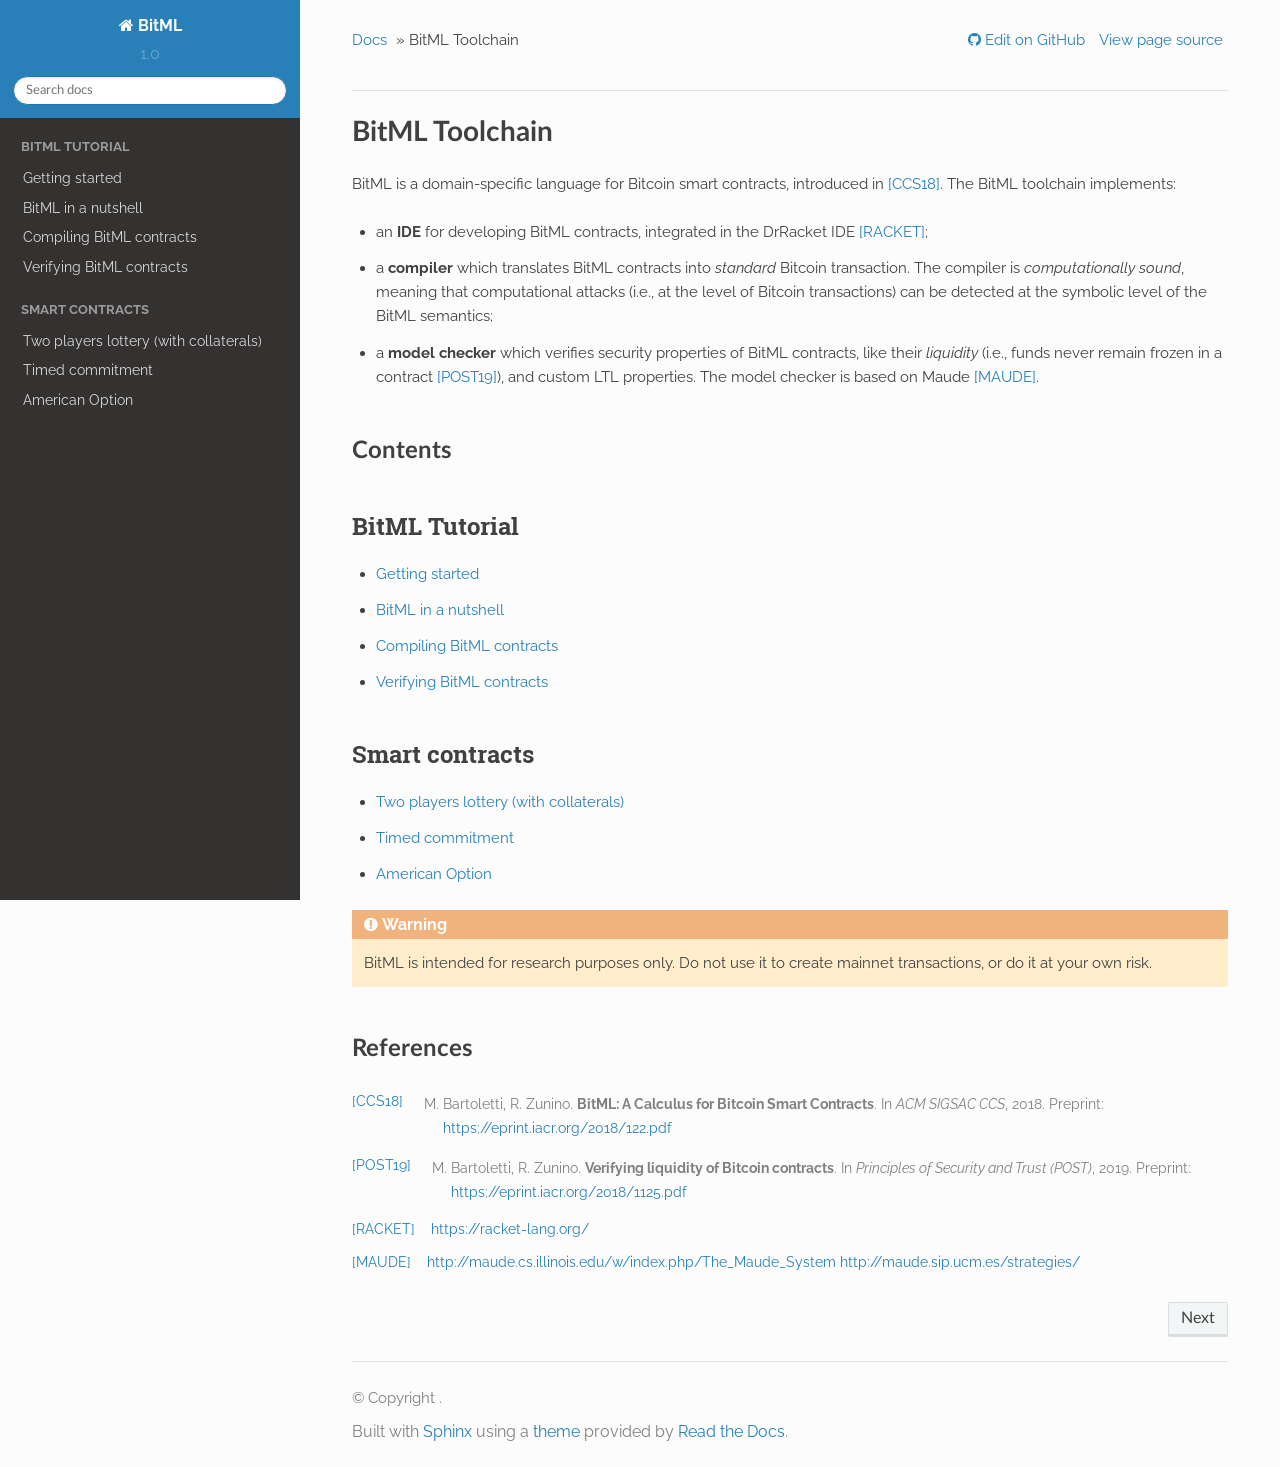
<file: docs/index.html>
<!DOCTYPE html>
<!--[if IE 8]><html class="no-js lt-ie9" lang="en" > <![endif]-->
<!--[if gt IE 8]><!--> <html class="no-js" lang="en" > <!--<![endif]-->
<head>
  <meta charset="utf-8">
  
  <meta name="viewport" content="width=device-width, initial-scale=1.0">
  
  <title>BitML Toolchain &mdash; BitML 2019-06-07_051313 documentation</title>
  

  
  
  
  

  

  
  
    

  

  <link rel="stylesheet" href="_static/css/custom.css" type="text/css" />
  <link rel="stylesheet" href="_static/pygments.css" type="text/css" />
    <link rel="next" title="Getting started" href="installation.html" />
     
    <link href="https://fonts.googleapis.com/css?family=Raleway:400,500|Roboto" rel="stylesheet">
    <link href="https://fonts.googleapis.com/css?family=Inconsolata" rel="stylesheet">


  
  <script src="_static/js/modernizr.min.js"></script>

</head>

<body class="wy-body-for-nav">

   
  <div class="wy-grid-for-nav">

    
    <nav data-toggle="wy-nav-shift" class="wy-nav-side">
      <div class="wy-side-scroll">
        <div class="wy-side-nav-search">
          

          
            <a href="#" class="icon icon-home"> BitML
          

          
          </a>

          
            
            
              <div class="version">
                1.0
              </div>
            
          

          
<div role="search">
  <form id="rtd-search-form" class="wy-form" action="search.html" method="get">
    <input type="text" name="q" placeholder="Search docs" />
    <input type="hidden" name="check_keywords" value="yes" />
    <input type="hidden" name="area" value="default" />
  </form>
</div>

          
        </div>

        <div class="wy-menu wy-menu-vertical" data-spy="affix" role="navigation" aria-label="main navigation">
          
            
            
              
            
            
              <p class="caption"><span class="caption-text">BitML Tutorial</span></p>
<ul>
<li class="toctree-l1"><a class="reference internal" href="installation.html">Getting started</a></li>
<li class="toctree-l1"><a class="reference internal" href="nutshell.html">BitML in a nutshell</a></li>
<li class="toctree-l1"><a class="reference internal" href="compiler.html">Compiling BitML contracts</a></li>
<li class="toctree-l1"><a class="reference internal" href="verification.html">Verifying BitML contracts</a></li>
</ul>
<p class="caption"><span class="caption-text">Smart contracts</span></p>
<ul>
<li class="toctree-l1"><a class="reference internal" href="2p-lottery.html">Two players lottery (with collaterals)</a></li>
<li class="toctree-l1"><a class="reference internal" href="tc.html">Timed commitment</a></li>
<li class="toctree-l1"><a class="reference internal" href="american-option.html">American Option</a></li>
</ul>

            
          
        </div>
      </div>
    </nav>

    <section data-toggle="wy-nav-shift" class="wy-nav-content-wrap">

      
      <nav class="wy-nav-top" aria-label="top navigation">
        
          <i data-toggle="wy-nav-top" class="fa fa-bars"></i>
          <a href="#">BitML</a>
        
      </nav>


      <div class="wy-nav-content">
        
        <div class="rst-content">
        
          















<div role="navigation" aria-label="breadcrumbs navigation">

  <ul class="wy-breadcrumbs">
    
      <li><a href="#">Docs</a> &raquo;</li>
        
      <li>BitML Toolchain</li>
    
    
  <li class="wy-breadcrumbs-aside">
    
      
        
          <a target="_blank" href="https://github.com/acinu/bitml-doc/blob/master/source/index.rst" class="fa fa-github"> Edit on GitHub</a>
        
      
      
        <a target="_blank" href="_sources/index.txt" rel="nofollow"> View page source</a>
      
    
  </li>

  </ul>

  
  <hr/>
</div>
          <div role="main" class="document" itemscope="itemscope" itemtype="http://schema.org/Article">
           <div itemprop="articleBody">
            
  <div class="section" id="bitml-toolchain">
<h1>BitML Toolchain<a class="headerlink" href="#bitml-toolchain" title="Permalink to this headline">¶</a></h1>
<p>BitML is a domain-specific language for Bitcoin smart contracts, introduced in <a class="reference internal" href="#ccs18" id="id1">[CCS18]</a>.
The BitML toolchain implements:</p>
<ul class="simple">
<li>an <strong>IDE</strong> for developing BitML contracts, integrated in the DrRacket IDE <a class="reference internal" href="#racket" id="id2">[RACKET]</a>;</li>
<li>a <strong>compiler</strong> which translates BitML contracts into <em>standard</em> Bitcoin transaction. The compiler is <em>computationally sound</em>, meaning that computational attacks (i.e., at the level of Bitcoin transactions) can be detected at the symbolic level of the BitML semantics;</li>
<li>a <strong>model checker</strong> which verifies security properties of BitML contracts, like their <em>liquidity</em> (i.e., funds never remain frozen in a contract <a class="reference internal" href="#post19" id="id3">[POST19]</a>), and custom LTL properties. The model checker is based on Maude <a class="reference internal" href="#maude" id="id4">[MAUDE]</a>.</li>
</ul>
<div class="section" id="contents">
<h2>Contents<a class="headerlink" href="#contents" title="Permalink to this headline">¶</a></h2>
<div class="toctree-wrapper compound" id="bitml-tutorial">
<p class="caption"><span class="caption-text">BitML Tutorial</span><a class="headerlink" href="#bitml-tutorial" title="Permalink to this toctree">¶</a></p>
<ul>
<li class="toctree-l1"><a class="reference internal" href="installation.html">Getting started</a></li>
<li class="toctree-l1"><a class="reference internal" href="nutshell.html">BitML in a nutshell</a></li>
<li class="toctree-l1"><a class="reference internal" href="compiler.html">Compiling BitML contracts</a></li>
<li class="toctree-l1"><a class="reference internal" href="verification.html">Verifying BitML contracts</a></li>
</ul>
</div>
<div class="toctree-wrapper compound" id="smart-contracts">
<p class="caption"><span class="caption-text">Smart contracts</span><a class="headerlink" href="#smart-contracts" title="Permalink to this toctree">¶</a></p>
<ul>
<li class="toctree-l1"><a class="reference internal" href="2p-lottery.html">Two players lottery (with collaterals)</a></li>
<li class="toctree-l1"><a class="reference internal" href="tc.html">Timed commitment</a></li>
<li class="toctree-l1"><a class="reference internal" href="american-option.html">American Option</a></li>
</ul>
</div>
<div class="admonition warning">
<p class="first admonition-title">Warning</p>
<p class="last">BitML is intended for research purposes only.
Do not use it to create mainnet transactions, or do it at your own risk.</p>
</div>
</div>
<div class="section" id="references">
<h2>References<a class="headerlink" href="#references" title="Permalink to this headline">¶</a></h2>
<table class="docutils citation" frame="void" id="ccs18" rules="none">
<colgroup><col class="label" /><col /></colgroup>
<tbody valign="top">
<tr><td class="label"><a class="fn-backref" href="#id1">[CCS18]</a></td><td><ol class="first last upperalpha simple" start="13">
<li>Bartoletti, R. Zunino. <strong>BitML: A Calculus for Bitcoin Smart Contracts</strong>. In <em>ACM SIGSAC CCS</em>, 2018. Preprint: <a class="reference external" href="https://eprint.iacr.org/2018/122.pdf">https://eprint.iacr.org/2018/122.pdf</a></li>
</ol>
</td></tr>
</tbody>
</table>
<table class="docutils citation" frame="void" id="post19" rules="none">
<colgroup><col class="label" /><col /></colgroup>
<tbody valign="top">
<tr><td class="label"><a class="fn-backref" href="#id3">[POST19]</a></td><td><ol class="first last upperalpha simple" start="13">
<li>Bartoletti, R. Zunino. <strong>Verifying liquidity of Bitcoin contracts</strong>. In <em>Principles of Security and Trust (POST)</em>, 2019. Preprint: <a class="reference external" href="https://eprint.iacr.org/2018/1125.pdf">https://eprint.iacr.org/2018/1125.pdf</a></li>
</ol>
</td></tr>
</tbody>
</table>
<table class="docutils citation" frame="void" id="racket" rules="none">
<colgroup><col class="label" /><col /></colgroup>
<tbody valign="top">
<tr><td class="label"><a class="fn-backref" href="#id2">[RACKET]</a></td><td><a class="reference external" href="https://racket-lang.org/">https://racket-lang.org/</a></td></tr>
</tbody>
</table>
<table class="docutils citation" frame="void" id="maude" rules="none">
<colgroup><col class="label" /><col /></colgroup>
<tbody valign="top">
<tr><td class="label"><a class="fn-backref" href="#id4">[MAUDE]</a></td><td><a class="reference external" href="http://maude.cs.illinois.edu/w/index.php/The_Maude_System">http://maude.cs.illinois.edu/w/index.php/The_Maude_System</a> <a class="reference external" href="http://maude.sip.ucm.es/strategies/">http://maude.sip.ucm.es/strategies/</a></td></tr>
</tbody>
</table>
</div>
</div>


           </div>
           
          </div>
          <footer>
  
    <div class="rst-footer-buttons" role="navigation" aria-label="footer navigation">
      
        <a href="installation.html" class="btn btn-neutral float-right" title="Getting started" accesskey="n" rel="next">Next <span class="fa fa-arrow-circle-right"></span></a>
      
      
    </div>
  

  <hr/>

  <div role="contentinfo">
    <p>
        &copy; Copyright .

    </p>
  </div>
  Built with <a href="http://sphinx-doc.org/">Sphinx</a> using a <a href="https://github.com/rtfd/sphinx_rtd_theme">theme</a> provided by <a href="https://readthedocs.org">Read the Docs</a>. 

</footer>

        </div>
      </div>

    </section>

  </div>
  


  

    <script type="text/javascript">
        var DOCUMENTATION_OPTIONS = {
            URL_ROOT:'./',
            VERSION:'2019-06-07_051313',
            LANGUAGE:'None',
            COLLAPSE_INDEX:false,
            FILE_SUFFIX:'.html',
            HAS_SOURCE:  true,
            SOURCELINK_SUFFIX: ''
        };
    </script>
      <script type="text/javascript" src="_static/jquery.js"></script>
      <script type="text/javascript" src="_static/underscore.js"></script>
      <script type="text/javascript" src="_static/doctools.js"></script>

  

  <script type="text/javascript" src="_static/js/theme.js"></script>

  <script type="text/javascript">
      jQuery(function () {
          SphinxRtdTheme.Navigation.enable(true);
      });
  </script>
     
    <script type="text/javascript" src="_static/js/codesets.js"></script>
    <script type="text/javascript" src="_static/js/codecompare.js"></script>

    <!-- Global site tag (gtag.js) - Google Analytics -->
    <script async src="https://www.googletagmanager.com/gtag/js?id=UA-101929937-2"></script>
    <script>
        window.dataLayer = window.dataLayer || [];
        function gtag(){dataLayer.push(arguments);}
        gtag('js', new Date());
        gtag('config', 'UA-101929937-2');
    </script>

    <!-- Remove empty span -->
    <script type="text/javascript">
        $('span:empty').remove()
    </script>


</body>
</html>
</file>
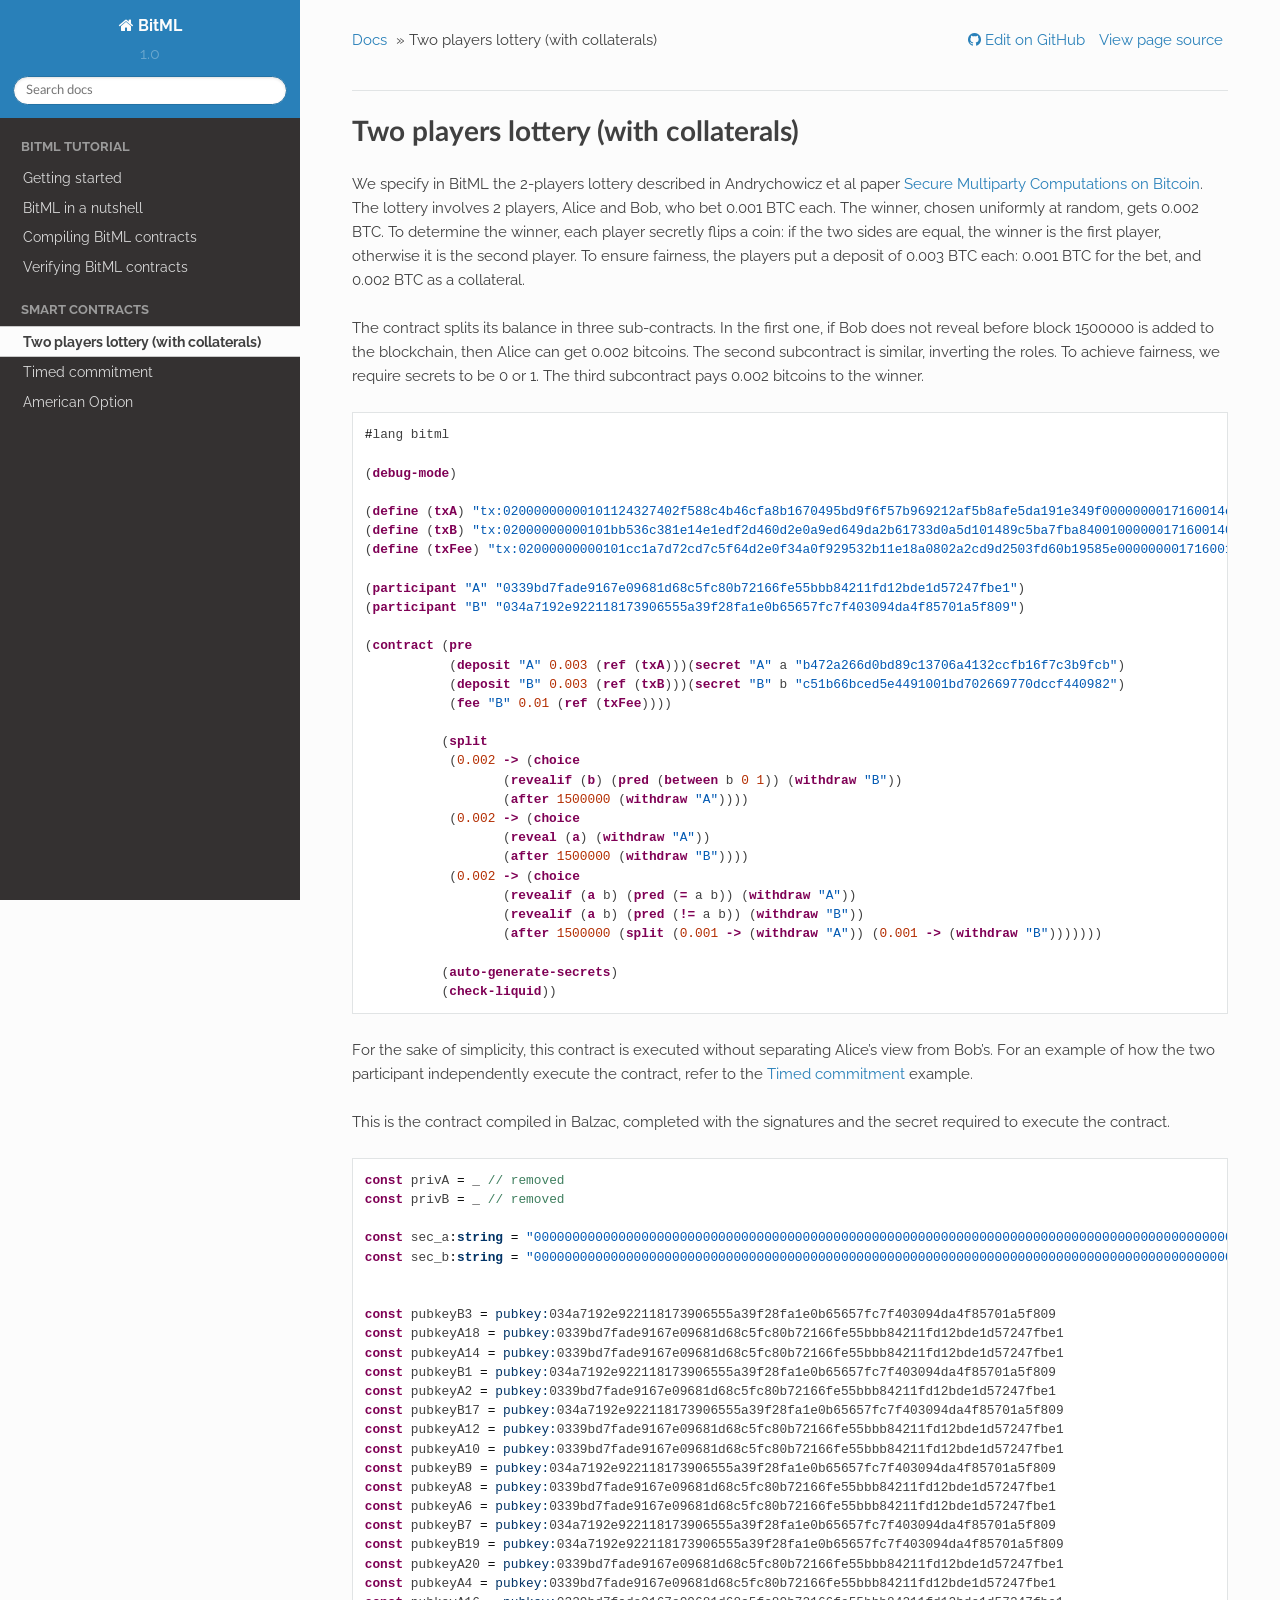
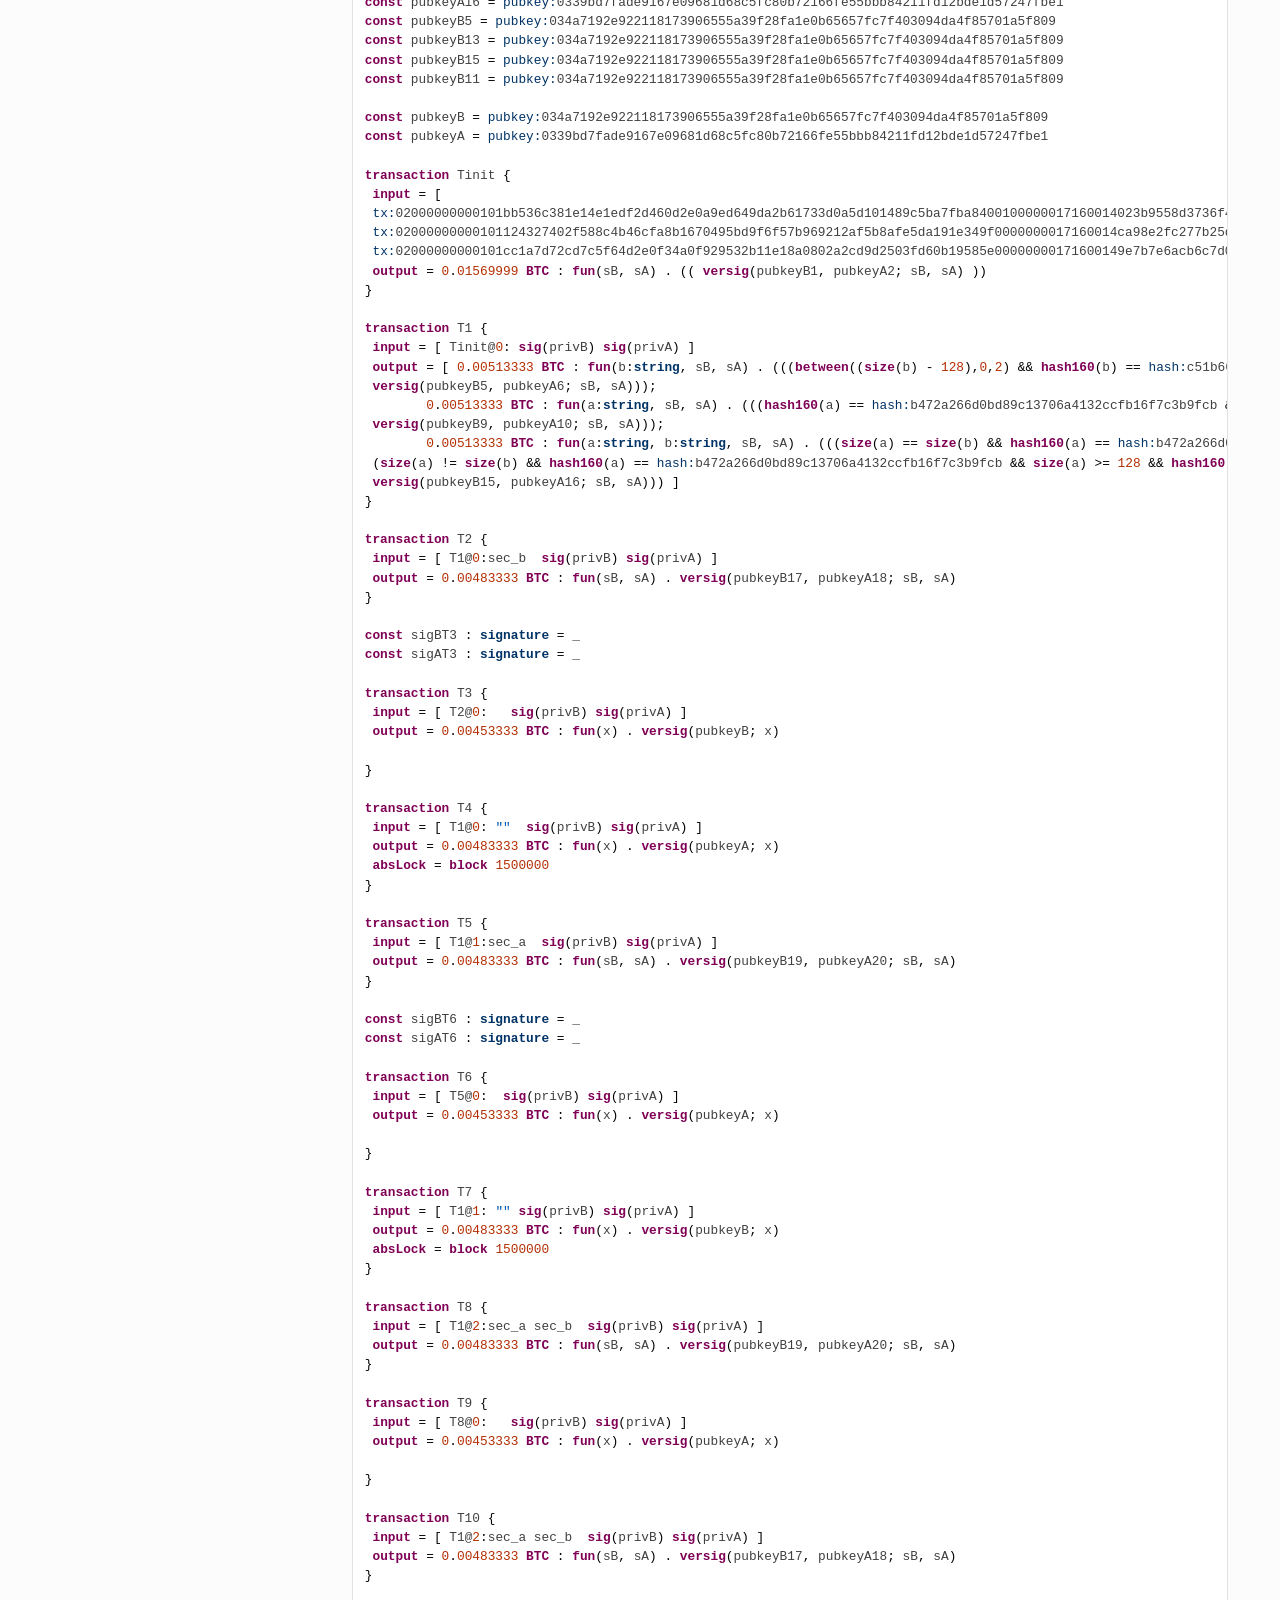
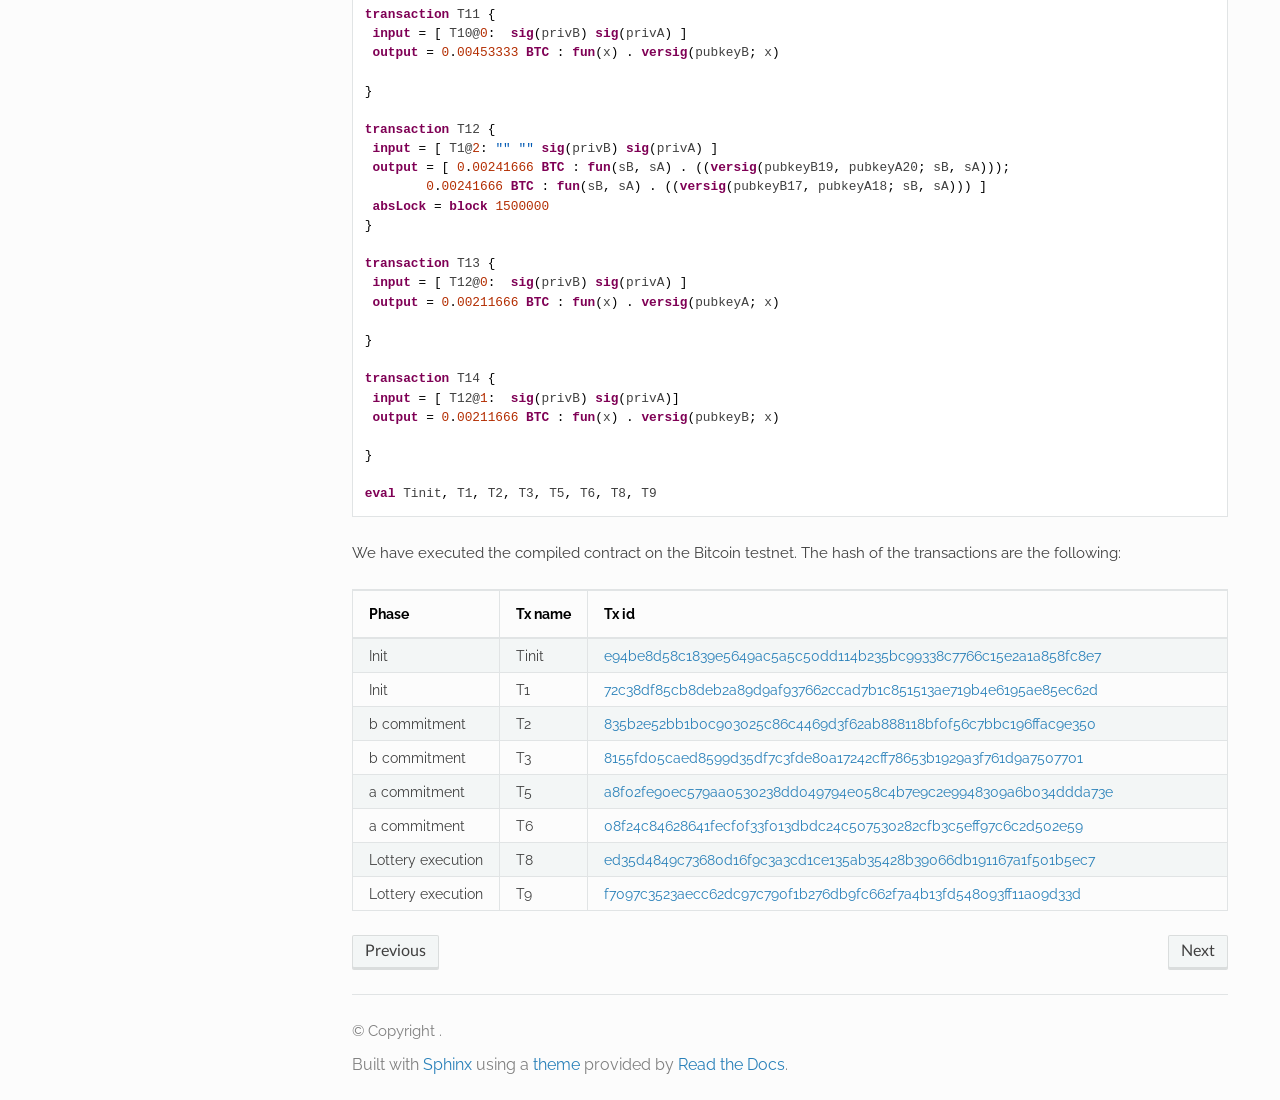
<file: docs/2p-lottery.html>
<!DOCTYPE html>
<!--[if IE 8]><html class="no-js lt-ie9" lang="en" > <![endif]-->
<!--[if gt IE 8]><!--> <html class="no-js" lang="en" > <!--<![endif]-->
<head>
  <meta charset="utf-8">
  
  <meta name="viewport" content="width=device-width, initial-scale=1.0">
  
  <title>Two players lottery (with collaterals) &mdash; BitML 2019-06-07_051313 documentation</title>
  

  
  
  
  

  

  
  
    

  

  <link rel="stylesheet" href="_static/css/custom.css" type="text/css" />
  <link rel="stylesheet" href="_static/pygments.css" type="text/css" />
    <link rel="next" title="Timed commitment" href="tc.html" />
    <link rel="prev" title="Verifying BitML contracts" href="verification.html" />
     
    <link href="https://fonts.googleapis.com/css?family=Raleway:400,500|Roboto" rel="stylesheet">
    <link href="https://fonts.googleapis.com/css?family=Inconsolata" rel="stylesheet">


  
  <script src="_static/js/modernizr.min.js"></script>

</head>

<body class="wy-body-for-nav">

   
  <div class="wy-grid-for-nav">

    
    <nav data-toggle="wy-nav-shift" class="wy-nav-side">
      <div class="wy-side-scroll">
        <div class="wy-side-nav-search">
          

          
            <a href="index.html" class="icon icon-home"> BitML
          

          
          </a>

          
            
            
              <div class="version">
                1.0
              </div>
            
          

          
<div role="search">
  <form id="rtd-search-form" class="wy-form" action="search.html" method="get">
    <input type="text" name="q" placeholder="Search docs" />
    <input type="hidden" name="check_keywords" value="yes" />
    <input type="hidden" name="area" value="default" />
  </form>
</div>

          
        </div>

        <div class="wy-menu wy-menu-vertical" data-spy="affix" role="navigation" aria-label="main navigation">
          
            
            
              
            
            
              <p class="caption"><span class="caption-text">BitML Tutorial</span></p>
<ul>
<li class="toctree-l1"><a class="reference internal" href="installation.html">Getting started</a></li>
<li class="toctree-l1"><a class="reference internal" href="nutshell.html">BitML in a nutshell</a></li>
<li class="toctree-l1"><a class="reference internal" href="compiler.html">Compiling BitML contracts</a></li>
<li class="toctree-l1"><a class="reference internal" href="verification.html">Verifying BitML contracts</a></li>
</ul>
<p class="caption"><span class="caption-text">Smart contracts</span></p>
<ul class="current">
<li class="toctree-l1 current"><a class="current reference internal" href="#">Two players lottery (with collaterals)</a></li>
<li class="toctree-l1"><a class="reference internal" href="tc.html">Timed commitment</a></li>
<li class="toctree-l1"><a class="reference internal" href="american-option.html">American Option</a></li>
</ul>

            
          
        </div>
      </div>
    </nav>

    <section data-toggle="wy-nav-shift" class="wy-nav-content-wrap">

      
      <nav class="wy-nav-top" aria-label="top navigation">
        
          <i data-toggle="wy-nav-top" class="fa fa-bars"></i>
          <a href="index.html">BitML</a>
        
      </nav>


      <div class="wy-nav-content">
        
        <div class="rst-content">
        
          















<div role="navigation" aria-label="breadcrumbs navigation">

  <ul class="wy-breadcrumbs">
    
      <li><a href="index.html">Docs</a> &raquo;</li>
        
      <li>Two players lottery (with collaterals)</li>
    
    
  <li class="wy-breadcrumbs-aside">
    
      
        
          <a target="_blank" href="https://github.com/acinu/bitml-doc/blob/master/source/2p-lottery.rst" class="fa fa-github"> Edit on GitHub</a>
        
      
      
        <a target="_blank" href="_sources/2p-lottery.txt" rel="nofollow"> View page source</a>
      
    
  </li>

  </ul>

  
  <hr/>
</div>
          <div role="main" class="document" itemscope="itemscope" itemtype="http://schema.org/Article">
           <div itemprop="articleBody">
            
  <div class="section" id="two-players-lottery-with-collaterals">
<h1>Two players lottery (with collaterals)<a class="headerlink" href="#two-players-lottery-with-collaterals" title="Permalink to this headline">¶</a></h1>
<p>We specify in BitML the 2-players lottery described in Andrychowicz et al paper <a class="reference external" href="https://ieeexplore.ieee.org/document/6956580/">Secure Multiparty Computations on Bitcoin</a>. The lottery involves 2 players, Alice and Bob, who bet 0.001 BTC each. The winner, chosen uniformly at random, gets 0.002 BTC. To determine the winner, each player secretly flips a coin:
if the two sides are equal, the winner is the first player, otherwise it is the second player. To ensure fairness, the players put a deposit of 0.003 BTC each: 0.001 BTC for the bet, and 0.002 BTC as a collateral.</p>
<p>The contract splits its balance in three sub-contracts.
In the first one, if Bob does not reveal before block 1500000 is added to the blockchain, then Alice can get 0.002 bitcoins.
The second subcontract is similar, inverting the roles.
To achieve fairness, we require secrets to be 0 or 1.
The third subcontract pays 0.002 bitcoins to the winner.</p>
<div class="highlight-bitml"><div class="highlight"><pre><span></span><span class="o">#</span><span class="nv">lang</span> <span class="nv">bitml</span>

<span class="p">(</span><span class="nf">debug-mode</span><span class="p">)</span>

<span class="p">(</span><span class="nf">define</span> <span class="p">(</span><span class="nf">txA</span><span class="p">)</span> <span class="s">&quot;tx:[base64]@1&quot;</span><span class="p">)</span>
<span class="p">(</span><span class="nf">define</span> <span class="p">(</span><span class="nf">txB</span><span class="p">)</span> <span class="s">&quot;tx:[base64]@1&quot;</span><span class="p">)</span>
<span class="p">(</span><span class="nf">define</span> <span class="p">(</span><span class="nf">txFee</span><span class="p">)</span> <span class="s">&quot;tx:[base64]@0&quot;</span><span class="p">)</span>

<span class="p">(</span><span class="nf">participant</span> <span class="s">&quot;A&quot;</span> <span class="s">&quot;0339bd7fade9167e09681d68c5fc80b72166fe55bbb84211fd12bde1d57247fbe1&quot;</span><span class="p">)</span>
<span class="p">(</span><span class="nf">participant</span> <span class="s">&quot;B&quot;</span> <span class="s">&quot;034a7192e922118173906555a39f28fa1e0b65657fc7f403094da4f85701a5f809&quot;</span><span class="p">)</span>

<span class="p">(</span><span class="nf">contract</span> <span class="p">(</span><span class="nf">pre</span>
           <span class="p">(</span><span class="nf">deposit</span> <span class="s">&quot;A&quot;</span> <span class="mf">0.003</span> <span class="p">(</span><span class="nf">ref</span> <span class="p">(</span><span class="nf">txA</span><span class="p">)))(</span><span class="nf">secret</span> <span class="s">&quot;A&quot;</span> <span class="nv">a</span> <span class="s">&quot;b472a266d0bd89c13706a4132ccfb16f7c3b9fcb&quot;</span><span class="p">)</span>
           <span class="p">(</span><span class="nf">deposit</span> <span class="s">&quot;B&quot;</span> <span class="mf">0.003</span> <span class="p">(</span><span class="nf">ref</span> <span class="p">(</span><span class="nf">txB</span><span class="p">)))(</span><span class="nf">secret</span> <span class="s">&quot;B&quot;</span> <span class="nv">b</span> <span class="s">&quot;c51b66bced5e4491001bd702669770dccf440982&quot;</span><span class="p">)</span>
           <span class="p">(</span><span class="nf">fee</span> <span class="s">&quot;B&quot;</span> <span class="mf">0.01</span> <span class="p">(</span><span class="nf">ref</span> <span class="p">(</span><span class="nf">txFee</span><span class="p">))))</span>

          <span class="p">(</span><span class="nf">split</span>
           <span class="p">(</span><span class="mf">0.002</span> <span class="k">-&gt; </span><span class="p">(</span><span class="nf">choice</span>
                  <span class="p">(</span><span class="k">revealif </span><span class="p">(</span><span class="nf">b</span><span class="p">)</span> <span class="p">(</span><span class="k">pred </span><span class="p">(</span><span class="k">between </span><span class="nv">b</span> <span class="mi">0</span> <span class="mi">1</span><span class="p">))</span> <span class="p">(</span><span class="k">withdraw </span><span class="s">&quot;B&quot;</span><span class="p">))</span>
                  <span class="p">(</span><span class="k">after </span><span class="mi">1500000</span> <span class="p">(</span><span class="k">withdraw </span><span class="s">&quot;A&quot;</span><span class="p">))))</span>
           <span class="p">(</span><span class="mf">0.002</span> <span class="k">-&gt; </span><span class="p">(</span><span class="nf">choice</span>
                  <span class="p">(</span><span class="k">reveal </span><span class="p">(</span><span class="nf">a</span><span class="p">)</span> <span class="p">(</span><span class="k">withdraw </span><span class="s">&quot;A&quot;</span><span class="p">))</span>
                  <span class="p">(</span><span class="k">after </span><span class="mi">1500000</span> <span class="p">(</span><span class="k">withdraw </span><span class="s">&quot;B&quot;</span><span class="p">))))</span>
           <span class="p">(</span><span class="mf">0.002</span> <span class="k">-&gt; </span><span class="p">(</span><span class="nf">choice</span>
                  <span class="p">(</span><span class="k">revealif </span><span class="p">(</span><span class="nf">a</span> <span class="nv">b</span><span class="p">)</span> <span class="p">(</span><span class="k">pred </span><span class="p">(</span><span class="nf">=</span> <span class="nv">a</span> <span class="nv">b</span><span class="p">))</span> <span class="p">(</span><span class="k">withdraw </span><span class="s">&quot;A&quot;</span><span class="p">))</span>
                  <span class="p">(</span><span class="k">revealif </span><span class="p">(</span><span class="nf">a</span> <span class="nv">b</span><span class="p">)</span> <span class="p">(</span><span class="k">pred </span><span class="p">(</span><span class="nf">!=</span> <span class="nv">a</span> <span class="nv">b</span><span class="p">))</span> <span class="p">(</span><span class="k">withdraw </span><span class="s">&quot;B&quot;</span><span class="p">))</span>
                  <span class="p">(</span><span class="k">after </span><span class="mi">1500000</span> <span class="p">(</span><span class="k">split </span><span class="p">(</span><span class="mf">0.001</span> <span class="k">-&gt; </span><span class="p">(</span><span class="k">withdraw </span><span class="s">&quot;A&quot;</span><span class="p">))</span> <span class="p">(</span><span class="mf">0.001</span> <span class="k">-&gt; </span><span class="p">(</span><span class="k">withdraw </span><span class="s">&quot;B&quot;</span><span class="p">)))))))</span>

          <span class="p">(</span><span class="nf">auto-generate-secrets</span><span class="p">)</span>
          <span class="p">(</span><span class="nf">check-liquid</span><span class="p">))</span>
</pre></div>
</div>
<p>For the sake of simplicity, this contract is executed without separating Alice&#8217;s view from Bob&#8217;s.
For an example of how the two participant independently execute the contract,
refer to the <a class="reference internal" href="tc.html#timed-commitment"><span class="std std-ref">Timed commitment</span></a> example.</p>
<p>This is the contract compiled in Balzac, completed with the signatures
and the secret required to execute the contract.</p>
<div class="highlight-balzac"><div class="highlight"><pre><span></span><span class="kd">const</span> <span class="vg">privA</span> <span class="o">=</span> <span class="n">_</span> <span class="c1">// removed</span>
<span class="kd">const</span> <span class="vg">privB</span> <span class="o">=</span> <span class="n">_</span> <span class="c1">// removed</span>

<span class="kd">const</span> <span class="vg">sec_a</span><span class="o">:</span><span class="kt">string</span> <span class="o">=</span> <span class="s">&quot;00000000000000000000000000000000000000000000000000000000000000000000000000000000000000000000000000000000000000000000000000000000&quot;</span>
<span class="kd">const</span> <span class="vg">sec_b</span><span class="o">:</span><span class="kt">string</span> <span class="o">=</span> <span class="s">&quot;00000000000000000000000000000000000000000000000000000000000000000000000000000000000000000000000000000000000000000000000000000001&quot;</span>


<span class="kd">const</span> <span class="vg">pubkeyB3</span> <span class="o">=</span> <span class="kp">pubkey:</span><span class="l">034a7192e922118173906555a39f28fa1e0b65657fc7f403094da4f85701a5f809</span>
<span class="kd">const</span> <span class="vg">pubkeyA18</span> <span class="o">=</span> <span class="kp">pubkey:</span><span class="l">0339bd7fade9167e09681d68c5fc80b72166fe55bbb84211fd12bde1d57247fbe1</span>
<span class="kd">const</span> <span class="vg">pubkeyA14</span> <span class="o">=</span> <span class="kp">pubkey:</span><span class="l">0339bd7fade9167e09681d68c5fc80b72166fe55bbb84211fd12bde1d57247fbe1</span>
<span class="kd">const</span> <span class="vg">pubkeyB1</span> <span class="o">=</span> <span class="kp">pubkey:</span><span class="l">034a7192e922118173906555a39f28fa1e0b65657fc7f403094da4f85701a5f809</span>
<span class="kd">const</span> <span class="vg">pubkeyA2</span> <span class="o">=</span> <span class="kp">pubkey:</span><span class="l">0339bd7fade9167e09681d68c5fc80b72166fe55bbb84211fd12bde1d57247fbe1</span>
<span class="kd">const</span> <span class="vg">pubkeyB17</span> <span class="o">=</span> <span class="kp">pubkey:</span><span class="l">034a7192e922118173906555a39f28fa1e0b65657fc7f403094da4f85701a5f809</span>
<span class="kd">const</span> <span class="vg">pubkeyA12</span> <span class="o">=</span> <span class="kp">pubkey:</span><span class="l">0339bd7fade9167e09681d68c5fc80b72166fe55bbb84211fd12bde1d57247fbe1</span>
<span class="kd">const</span> <span class="vg">pubkeyA10</span> <span class="o">=</span> <span class="kp">pubkey:</span><span class="l">0339bd7fade9167e09681d68c5fc80b72166fe55bbb84211fd12bde1d57247fbe1</span>
<span class="kd">const</span> <span class="vg">pubkeyB9</span> <span class="o">=</span> <span class="kp">pubkey:</span><span class="l">034a7192e922118173906555a39f28fa1e0b65657fc7f403094da4f85701a5f809</span>
<span class="kd">const</span> <span class="vg">pubkeyA8</span> <span class="o">=</span> <span class="kp">pubkey:</span><span class="l">0339bd7fade9167e09681d68c5fc80b72166fe55bbb84211fd12bde1d57247fbe1</span>
<span class="kd">const</span> <span class="vg">pubkeyA6</span> <span class="o">=</span> <span class="kp">pubkey:</span><span class="l">0339bd7fade9167e09681d68c5fc80b72166fe55bbb84211fd12bde1d57247fbe1</span>
<span class="kd">const</span> <span class="vg">pubkeyB7</span> <span class="o">=</span> <span class="kp">pubkey:</span><span class="l">034a7192e922118173906555a39f28fa1e0b65657fc7f403094da4f85701a5f809</span>
<span class="kd">const</span> <span class="vg">pubkeyB19</span> <span class="o">=</span> <span class="kp">pubkey:</span><span class="l">034a7192e922118173906555a39f28fa1e0b65657fc7f403094da4f85701a5f809</span>
<span class="kd">const</span> <span class="vg">pubkeyA20</span> <span class="o">=</span> <span class="kp">pubkey:</span><span class="l">0339bd7fade9167e09681d68c5fc80b72166fe55bbb84211fd12bde1d57247fbe1</span>
<span class="kd">const</span> <span class="vg">pubkeyA4</span> <span class="o">=</span> <span class="kp">pubkey:</span><span class="l">0339bd7fade9167e09681d68c5fc80b72166fe55bbb84211fd12bde1d57247fbe1</span>
<span class="kd">const</span> <span class="vg">pubkeyA16</span> <span class="o">=</span> <span class="kp">pubkey:</span><span class="l">0339bd7fade9167e09681d68c5fc80b72166fe55bbb84211fd12bde1d57247fbe1</span>
<span class="kd">const</span> <span class="vg">pubkeyB5</span> <span class="o">=</span> <span class="kp">pubkey:</span><span class="l">034a7192e922118173906555a39f28fa1e0b65657fc7f403094da4f85701a5f809</span>
<span class="kd">const</span> <span class="vg">pubkeyB13</span> <span class="o">=</span> <span class="kp">pubkey:</span><span class="l">034a7192e922118173906555a39f28fa1e0b65657fc7f403094da4f85701a5f809</span>
<span class="kd">const</span> <span class="vg">pubkeyB15</span> <span class="o">=</span> <span class="kp">pubkey:</span><span class="l">034a7192e922118173906555a39f28fa1e0b65657fc7f403094da4f85701a5f809</span>
<span class="kd">const</span> <span class="vg">pubkeyB11</span> <span class="o">=</span> <span class="kp">pubkey:</span><span class="l">034a7192e922118173906555a39f28fa1e0b65657fc7f403094da4f85701a5f809</span>

<span class="kd">const</span> <span class="vg">pubkeyB</span> <span class="o">=</span> <span class="kp">pubkey:</span><span class="l">034a7192e922118173906555a39f28fa1e0b65657fc7f403094da4f85701a5f809</span>
<span class="kd">const</span> <span class="vg">pubkeyA</span> <span class="o">=</span> <span class="kp">pubkey:</span><span class="l">0339bd7fade9167e09681d68c5fc80b72166fe55bbb84211fd12bde1d57247fbe1</span>

<span class="kd">transaction</span> <span class="vg">Tinit</span> <span class="o">{</span>
 <span class="k">input</span> <span class="o">=</span> <span class="o">[</span>
 <span class="kp">tx:</span><span class="l">[base64]</span>@<span class="mi">1</span><span class="o">:</span><span class="k">sig</span><span class="o">(</span><span class="n">privB</span><span class="o">);</span>
 <span class="kp">tx:</span><span class="l">[base64]</span>@<span class="mi">1</span><span class="o">:</span><span class="k">sig</span><span class="o">(</span><span class="n">privA</span><span class="o">);</span>
 <span class="kp">tx:</span><span class="l">[base64]</span>@<span class="mi">0</span><span class="o">:</span><span class="k">sig</span><span class="o">(</span><span class="n">privB</span><span class="o">)</span> <span class="o">]</span>
 <span class="k">output</span> <span class="o">=</span> <span class="mi">0</span><span class="o">.</span><span class="mi">01569999</span> <span class="k">BTC</span> <span class="o">:</span> <span class="k">fun</span><span class="o">(</span><span class="n">sB</span><span class="o">,</span> <span class="n">sA</span><span class="o">)</span> <span class="o">.</span> <span class="o">((</span> <span class="k">versig</span><span class="o">(</span><span class="n">pubkeyB1</span><span class="o">,</span> <span class="n">pubkeyA2</span><span class="o">;</span> <span class="n">sB</span><span class="o">,</span> <span class="n">sA</span><span class="o">)</span> <span class="o">))</span>
<span class="o">}</span>

<span class="kd">transaction</span> <span class="vg">T1</span> <span class="o">{</span>
 <span class="k">input</span> <span class="o">=</span> <span class="o">[</span> <span class="n">Tinit</span>@<span class="mi">0</span><span class="o">:</span> <span class="k">sig</span><span class="o">(</span><span class="n">privB</span><span class="o">)</span> <span class="k">sig</span><span class="o">(</span><span class="n">privA</span><span class="o">)</span> <span class="o">]</span>
 <span class="k">output</span> <span class="o">=</span> <span class="o">[</span> <span class="mi">0</span><span class="o">.</span><span class="mi">00513333</span> <span class="k">BTC</span> <span class="o">:</span> <span class="k">fun</span><span class="o">(</span><span class="n">b</span><span class="o">:</span><span class="kt">string</span><span class="o">,</span> <span class="n">sB</span><span class="o">,</span> <span class="n">sA</span><span class="o">)</span> <span class="o">.</span> <span class="o">(((</span><span class="k">between</span><span class="o">((</span><span class="k">size</span><span class="o">(</span><span class="n">b</span><span class="o">)</span> <span class="o">-</span> <span class="mi">128</span><span class="o">),</span><span class="mi">0</span><span class="o">,</span><span class="mi">2</span><span class="o">)</span> <span class="o">&amp;&amp;</span> <span class="k">hash160</span><span class="o">(</span><span class="n">b</span><span class="o">)</span> <span class="o">==</span> <span class="kp">hash:</span><span class="l">c51b66bced5e4491001bd702669770dccf440982 </span><span class="o">&amp;&amp;</span> <span class="k">size</span><span class="o">(</span><span class="n">b</span><span class="o">)</span> <span class="o">&gt;=</span> <span class="mi">128</span> <span class="o">&amp;&amp;</span> <span class="k">versig</span><span class="o">(</span><span class="n">pubkeyB3</span><span class="o">,</span> <span class="n">pubkeyA4</span><span class="o">;</span> <span class="n">sB</span><span class="o">,</span> <span class="n">sA</span><span class="o">))</span> <span class="o">||</span>
 <span class="k">versig</span><span class="o">(</span><span class="n">pubkeyB5</span><span class="o">,</span> <span class="n">pubkeyA6</span><span class="o">;</span> <span class="n">sB</span><span class="o">,</span> <span class="n">sA</span><span class="o">)));</span>
        <span class="mi">0</span><span class="o">.</span><span class="mi">00513333</span> <span class="k">BTC</span> <span class="o">:</span> <span class="k">fun</span><span class="o">(</span><span class="n">a</span><span class="o">:</span><span class="kt">string</span><span class="o">,</span> <span class="n">sB</span><span class="o">,</span> <span class="n">sA</span><span class="o">)</span> <span class="o">.</span> <span class="o">(((</span><span class="k">hash160</span><span class="o">(</span><span class="n">a</span><span class="o">)</span> <span class="o">==</span> <span class="kp">hash:</span><span class="l">b472a266d0bd89c13706a4132ccfb16f7c3b9fcb </span><span class="o">&amp;&amp;</span> <span class="k">size</span><span class="o">(</span><span class="n">a</span><span class="o">)</span> <span class="o">&gt;=</span> <span class="mi">128</span> <span class="o">&amp;&amp;</span> <span class="k">versig</span><span class="o">(</span><span class="n">pubkeyB7</span><span class="o">,</span> <span class="n">pubkeyA8</span><span class="o">;</span> <span class="n">sB</span><span class="o">,</span> <span class="n">sA</span><span class="o">))</span> <span class="o">||</span>
 <span class="k">versig</span><span class="o">(</span><span class="n">pubkeyB9</span><span class="o">,</span> <span class="n">pubkeyA10</span><span class="o">;</span> <span class="n">sB</span><span class="o">,</span> <span class="n">sA</span><span class="o">)));</span>
        <span class="mi">0</span><span class="o">.</span><span class="mi">00513333</span> <span class="k">BTC</span> <span class="o">:</span> <span class="k">fun</span><span class="o">(</span><span class="n">a</span><span class="o">:</span><span class="kt">string</span><span class="o">,</span> <span class="n">b</span><span class="o">:</span><span class="kt">string</span><span class="o">,</span> <span class="n">sB</span><span class="o">,</span> <span class="n">sA</span><span class="o">)</span> <span class="o">.</span> <span class="o">(((</span><span class="k">size</span><span class="o">(</span><span class="n">a</span><span class="o">)</span> <span class="o">==</span> <span class="k">size</span><span class="o">(</span><span class="n">b</span><span class="o">)</span> <span class="o">&amp;&amp;</span> <span class="k">hash160</span><span class="o">(</span><span class="n">a</span><span class="o">)</span> <span class="o">==</span> <span class="kp">hash:</span><span class="l">b472a266d0bd89c13706a4132ccfb16f7c3b9fcb </span><span class="o">&amp;&amp;</span> <span class="k">size</span><span class="o">(</span><span class="n">a</span><span class="o">)</span> <span class="o">&gt;=</span> <span class="mi">128</span> <span class="o">&amp;&amp;</span> <span class="k">hash160</span><span class="o">(</span><span class="n">b</span><span class="o">)</span> <span class="o">==</span> <span class="kp">hash:</span><span class="l">c51b66bced5e4491001bd702669770dccf440982 </span><span class="o">&amp;&amp;</span> <span class="k">size</span><span class="o">(</span><span class="n">b</span><span class="o">)</span> <span class="o">&gt;=</span> <span class="mi">128</span> <span class="o">&amp;&amp;</span> <span class="k">versig</span><span class="o">(</span><span class="n">pubkeyB11</span><span class="o">,</span> <span class="n">pubkeyA12</span><span class="o">;</span> <span class="n">sB</span><span class="o">,</span> <span class="n">sA</span><span class="o">))</span> <span class="o">||</span>
 <span class="o">(</span><span class="k">size</span><span class="o">(</span><span class="n">a</span><span class="o">)</span> <span class="o">!=</span> <span class="k">size</span><span class="o">(</span><span class="n">b</span><span class="o">)</span> <span class="o">&amp;&amp;</span> <span class="k">hash160</span><span class="o">(</span><span class="n">a</span><span class="o">)</span> <span class="o">==</span> <span class="kp">hash:</span><span class="l">b472a266d0bd89c13706a4132ccfb16f7c3b9fcb </span><span class="o">&amp;&amp;</span> <span class="k">size</span><span class="o">(</span><span class="n">a</span><span class="o">)</span> <span class="o">&gt;=</span> <span class="mi">128</span> <span class="o">&amp;&amp;</span> <span class="k">hash160</span><span class="o">(</span><span class="n">b</span><span class="o">)</span> <span class="o">==</span> <span class="kp">hash:</span><span class="l">c51b66bced5e4491001bd702669770dccf440982 </span><span class="o">&amp;&amp;</span> <span class="k">size</span><span class="o">(</span><span class="n">b</span><span class="o">)</span> <span class="o">&gt;=</span> <span class="mi">128</span> <span class="o">&amp;&amp;</span> <span class="k">versig</span><span class="o">(</span><span class="n">pubkeyB13</span><span class="o">,</span> <span class="n">pubkeyA14</span><span class="o">;</span> <span class="n">sB</span><span class="o">,</span> <span class="n">sA</span><span class="o">))</span> <span class="o">||</span>
 <span class="k">versig</span><span class="o">(</span><span class="n">pubkeyB15</span><span class="o">,</span> <span class="n">pubkeyA16</span><span class="o">;</span> <span class="n">sB</span><span class="o">,</span> <span class="n">sA</span><span class="o">)))</span> <span class="o">]</span>
<span class="o">}</span>

<span class="kd">transaction</span> <span class="vg">T2</span> <span class="o">{</span>
 <span class="k">input</span> <span class="o">=</span> <span class="o">[</span> <span class="n">T1</span>@<span class="mi">0</span><span class="o">:</span><span class="n">sec_b</span>  <span class="nf">sig</span><span class="o">(</span><span class="n">privB</span><span class="o">)</span> <span class="k">sig</span><span class="o">(</span><span class="n">privA</span><span class="o">)</span> <span class="o">]</span>
 <span class="k">output</span> <span class="o">=</span> <span class="mi">0</span><span class="o">.</span><span class="mi">00483333</span> <span class="k">BTC</span> <span class="o">:</span> <span class="k">fun</span><span class="o">(</span><span class="n">sB</span><span class="o">,</span> <span class="n">sA</span><span class="o">)</span> <span class="o">.</span> <span class="k">versig</span><span class="o">(</span><span class="n">pubkeyB17</span><span class="o">,</span> <span class="n">pubkeyA18</span><span class="o">;</span> <span class="n">sB</span><span class="o">,</span> <span class="n">sA</span><span class="o">)</span>
<span class="o">}</span>

<span class="kd">const</span> <span class="vg">sigBT3</span> <span class="o">:</span> <span class="kt">signature</span> <span class="o">=</span> <span class="n">_</span>
<span class="kd">const</span> <span class="vg">sigAT3</span> <span class="o">:</span> <span class="kt">signature</span> <span class="o">=</span> <span class="n">_</span>

<span class="kd">transaction</span> <span class="vg">T3</span> <span class="o">{</span>
 <span class="k">input</span> <span class="o">=</span> <span class="o">[</span> <span class="n">T2</span>@<span class="mi">0</span><span class="o">:</span>   <span class="k">sig</span><span class="o">(</span><span class="n">privB</span><span class="o">)</span> <span class="k">sig</span><span class="o">(</span><span class="n">privA</span><span class="o">)</span> <span class="o">]</span>
 <span class="k">output</span> <span class="o">=</span> <span class="mi">0</span><span class="o">.</span><span class="mi">00453333</span> <span class="k">BTC</span> <span class="o">:</span> <span class="k">fun</span><span class="o">(</span><span class="n">x</span><span class="o">)</span> <span class="o">.</span> <span class="k">versig</span><span class="o">(</span><span class="n">pubkeyB</span><span class="o">;</span> <span class="n">x</span><span class="o">)</span>

<span class="o">}</span>

<span class="kd">transaction</span> <span class="vg">T4</span> <span class="o">{</span>
 <span class="k">input</span> <span class="o">=</span> <span class="o">[</span> <span class="n">T1</span>@<span class="mi">0</span><span class="o">:</span> <span class="s">&quot;&quot;</span>  <span class="k">sig</span><span class="o">(</span><span class="n">privB</span><span class="o">)</span> <span class="k">sig</span><span class="o">(</span><span class="n">privA</span><span class="o">)</span> <span class="o">]</span>
 <span class="k">output</span> <span class="o">=</span> <span class="mi">0</span><span class="o">.</span><span class="mi">00483333</span> <span class="k">BTC</span> <span class="o">:</span> <span class="k">fun</span><span class="o">(</span><span class="n">x</span><span class="o">)</span> <span class="o">.</span> <span class="k">versig</span><span class="o">(</span><span class="n">pubkeyA</span><span class="o">;</span> <span class="n">x</span><span class="o">)</span>
 <span class="k">absLock</span> <span class="o">=</span> <span class="k">block</span> <span class="mi">1500000</span>
<span class="o">}</span>

<span class="kd">transaction</span> <span class="vg">T5</span> <span class="o">{</span>
 <span class="k">input</span> <span class="o">=</span> <span class="o">[</span> <span class="n">T1</span>@<span class="mi">1</span><span class="o">:</span><span class="n">sec_a</span>  <span class="nf">sig</span><span class="o">(</span><span class="n">privB</span><span class="o">)</span> <span class="k">sig</span><span class="o">(</span><span class="n">privA</span><span class="o">)</span> <span class="o">]</span>
 <span class="k">output</span> <span class="o">=</span> <span class="mi">0</span><span class="o">.</span><span class="mi">00483333</span> <span class="k">BTC</span> <span class="o">:</span> <span class="k">fun</span><span class="o">(</span><span class="n">sB</span><span class="o">,</span> <span class="n">sA</span><span class="o">)</span> <span class="o">.</span> <span class="k">versig</span><span class="o">(</span><span class="n">pubkeyB19</span><span class="o">,</span> <span class="n">pubkeyA20</span><span class="o">;</span> <span class="n">sB</span><span class="o">,</span> <span class="n">sA</span><span class="o">)</span>
<span class="o">}</span>

<span class="kd">const</span> <span class="vg">sigBT6</span> <span class="o">:</span> <span class="kt">signature</span> <span class="o">=</span> <span class="n">_</span>
<span class="kd">const</span> <span class="vg">sigAT6</span> <span class="o">:</span> <span class="kt">signature</span> <span class="o">=</span> <span class="n">_</span>

<span class="kd">transaction</span> <span class="vg">T6</span> <span class="o">{</span>
 <span class="k">input</span> <span class="o">=</span> <span class="o">[</span> <span class="n">T5</span>@<span class="mi">0</span><span class="o">:</span>  <span class="k">sig</span><span class="o">(</span><span class="n">privB</span><span class="o">)</span> <span class="k">sig</span><span class="o">(</span><span class="n">privA</span><span class="o">)</span> <span class="o">]</span>
 <span class="k">output</span> <span class="o">=</span> <span class="mi">0</span><span class="o">.</span><span class="mi">00453333</span> <span class="k">BTC</span> <span class="o">:</span> <span class="k">fun</span><span class="o">(</span><span class="n">x</span><span class="o">)</span> <span class="o">.</span> <span class="k">versig</span><span class="o">(</span><span class="n">pubkeyA</span><span class="o">;</span> <span class="n">x</span><span class="o">)</span>

<span class="o">}</span>

<span class="kd">transaction</span> <span class="vg">T7</span> <span class="o">{</span>
 <span class="k">input</span> <span class="o">=</span> <span class="o">[</span> <span class="n">T1</span>@<span class="mi">1</span><span class="o">:</span> <span class="s">&quot;&quot;</span> <span class="k">sig</span><span class="o">(</span><span class="n">privB</span><span class="o">)</span> <span class="k">sig</span><span class="o">(</span><span class="n">privA</span><span class="o">)</span> <span class="o">]</span>
 <span class="k">output</span> <span class="o">=</span> <span class="mi">0</span><span class="o">.</span><span class="mi">00483333</span> <span class="k">BTC</span> <span class="o">:</span> <span class="k">fun</span><span class="o">(</span><span class="n">x</span><span class="o">)</span> <span class="o">.</span> <span class="k">versig</span><span class="o">(</span><span class="n">pubkeyB</span><span class="o">;</span> <span class="n">x</span><span class="o">)</span>
 <span class="k">absLock</span> <span class="o">=</span> <span class="k">block</span> <span class="mi">1500000</span>
<span class="o">}</span>

<span class="kd">transaction</span> <span class="vg">T8</span> <span class="o">{</span>
 <span class="k">input</span> <span class="o">=</span> <span class="o">[</span> <span class="n">T1</span>@<span class="mi">2</span><span class="o">:</span><span class="n">sec_a</span> <span class="n">sec_b</span>  <span class="nf">sig</span><span class="o">(</span><span class="n">privB</span><span class="o">)</span> <span class="k">sig</span><span class="o">(</span><span class="n">privA</span><span class="o">)</span> <span class="o">]</span>
 <span class="k">output</span> <span class="o">=</span> <span class="mi">0</span><span class="o">.</span><span class="mi">00483333</span> <span class="k">BTC</span> <span class="o">:</span> <span class="k">fun</span><span class="o">(</span><span class="n">sB</span><span class="o">,</span> <span class="n">sA</span><span class="o">)</span> <span class="o">.</span> <span class="k">versig</span><span class="o">(</span><span class="n">pubkeyB19</span><span class="o">,</span> <span class="n">pubkeyA20</span><span class="o">;</span> <span class="n">sB</span><span class="o">,</span> <span class="n">sA</span><span class="o">)</span>
<span class="o">}</span>

<span class="kd">transaction</span> <span class="vg">T9</span> <span class="o">{</span>
 <span class="k">input</span> <span class="o">=</span> <span class="o">[</span> <span class="n">T8</span>@<span class="mi">0</span><span class="o">:</span>   <span class="k">sig</span><span class="o">(</span><span class="n">privB</span><span class="o">)</span> <span class="k">sig</span><span class="o">(</span><span class="n">privA</span><span class="o">)</span> <span class="o">]</span>
 <span class="k">output</span> <span class="o">=</span> <span class="mi">0</span><span class="o">.</span><span class="mi">00453333</span> <span class="k">BTC</span> <span class="o">:</span> <span class="k">fun</span><span class="o">(</span><span class="n">x</span><span class="o">)</span> <span class="o">.</span> <span class="k">versig</span><span class="o">(</span><span class="n">pubkeyA</span><span class="o">;</span> <span class="n">x</span><span class="o">)</span>

<span class="o">}</span>

<span class="kd">transaction</span> <span class="vg">T10</span> <span class="o">{</span>
 <span class="k">input</span> <span class="o">=</span> <span class="o">[</span> <span class="n">T1</span>@<span class="mi">2</span><span class="o">:</span><span class="n">sec_a</span> <span class="n">sec_b</span>  <span class="nf">sig</span><span class="o">(</span><span class="n">privB</span><span class="o">)</span> <span class="k">sig</span><span class="o">(</span><span class="n">privA</span><span class="o">)</span> <span class="o">]</span>
 <span class="k">output</span> <span class="o">=</span> <span class="mi">0</span><span class="o">.</span><span class="mi">00483333</span> <span class="k">BTC</span> <span class="o">:</span> <span class="k">fun</span><span class="o">(</span><span class="n">sB</span><span class="o">,</span> <span class="n">sA</span><span class="o">)</span> <span class="o">.</span> <span class="k">versig</span><span class="o">(</span><span class="n">pubkeyB17</span><span class="o">,</span> <span class="n">pubkeyA18</span><span class="o">;</span> <span class="n">sB</span><span class="o">,</span> <span class="n">sA</span><span class="o">)</span>
<span class="o">}</span>

<span class="kd">transaction</span> <span class="vg">T11</span> <span class="o">{</span>
 <span class="k">input</span> <span class="o">=</span> <span class="o">[</span> <span class="n">T10</span>@<span class="mi">0</span><span class="o">:</span>  <span class="k">sig</span><span class="o">(</span><span class="n">privB</span><span class="o">)</span> <span class="k">sig</span><span class="o">(</span><span class="n">privA</span><span class="o">)</span> <span class="o">]</span>
 <span class="k">output</span> <span class="o">=</span> <span class="mi">0</span><span class="o">.</span><span class="mi">00453333</span> <span class="k">BTC</span> <span class="o">:</span> <span class="k">fun</span><span class="o">(</span><span class="n">x</span><span class="o">)</span> <span class="o">.</span> <span class="k">versig</span><span class="o">(</span><span class="n">pubkeyB</span><span class="o">;</span> <span class="n">x</span><span class="o">)</span>

<span class="o">}</span>

<span class="kd">transaction</span> <span class="vg">T12</span> <span class="o">{</span>
 <span class="k">input</span> <span class="o">=</span> <span class="o">[</span> <span class="n">T1</span>@<span class="mi">2</span><span class="o">:</span> <span class="s">&quot;&quot;</span> <span class="s">&quot;&quot;</span> <span class="k">sig</span><span class="o">(</span><span class="n">privB</span><span class="o">)</span> <span class="k">sig</span><span class="o">(</span><span class="n">privA</span><span class="o">)</span> <span class="o">]</span>
 <span class="k">output</span> <span class="o">=</span> <span class="o">[</span> <span class="mi">0</span><span class="o">.</span><span class="mi">00241666</span> <span class="k">BTC</span> <span class="o">:</span> <span class="k">fun</span><span class="o">(</span><span class="n">sB</span><span class="o">,</span> <span class="n">sA</span><span class="o">)</span> <span class="o">.</span> <span class="o">((</span><span class="k">versig</span><span class="o">(</span><span class="n">pubkeyB19</span><span class="o">,</span> <span class="n">pubkeyA20</span><span class="o">;</span> <span class="n">sB</span><span class="o">,</span> <span class="n">sA</span><span class="o">)));</span>
        <span class="mi">0</span><span class="o">.</span><span class="mi">00241666</span> <span class="k">BTC</span> <span class="o">:</span> <span class="k">fun</span><span class="o">(</span><span class="n">sB</span><span class="o">,</span> <span class="n">sA</span><span class="o">)</span> <span class="o">.</span> <span class="o">((</span><span class="k">versig</span><span class="o">(</span><span class="n">pubkeyB17</span><span class="o">,</span> <span class="n">pubkeyA18</span><span class="o">;</span> <span class="n">sB</span><span class="o">,</span> <span class="n">sA</span><span class="o">)))</span> <span class="o">]</span>
 <span class="k">absLock</span> <span class="o">=</span> <span class="k">block</span> <span class="mi">1500000</span>
<span class="o">}</span>

<span class="kd">transaction</span> <span class="vg">T13</span> <span class="o">{</span>
 <span class="k">input</span> <span class="o">=</span> <span class="o">[</span> <span class="n">T12</span>@<span class="mi">0</span><span class="o">:</span>  <span class="k">sig</span><span class="o">(</span><span class="n">privB</span><span class="o">)</span> <span class="k">sig</span><span class="o">(</span><span class="n">privA</span><span class="o">)</span> <span class="o">]</span>
 <span class="k">output</span> <span class="o">=</span> <span class="mi">0</span><span class="o">.</span><span class="mi">00211666</span> <span class="k">BTC</span> <span class="o">:</span> <span class="k">fun</span><span class="o">(</span><span class="n">x</span><span class="o">)</span> <span class="o">.</span> <span class="k">versig</span><span class="o">(</span><span class="n">pubkeyA</span><span class="o">;</span> <span class="n">x</span><span class="o">)</span>

<span class="o">}</span>

<span class="kd">transaction</span> <span class="vg">T14</span> <span class="o">{</span>
 <span class="k">input</span> <span class="o">=</span> <span class="o">[</span> <span class="n">T12</span>@<span class="mi">1</span><span class="o">:</span>  <span class="k">sig</span><span class="o">(</span><span class="n">privB</span><span class="o">)</span> <span class="k">sig</span><span class="o">(</span><span class="n">privA</span><span class="o">)]</span>
 <span class="k">output</span> <span class="o">=</span> <span class="mi">0</span><span class="o">.</span><span class="mi">00211666</span> <span class="k">BTC</span> <span class="o">:</span> <span class="k">fun</span><span class="o">(</span><span class="n">x</span><span class="o">)</span> <span class="o">.</span> <span class="k">versig</span><span class="o">(</span><span class="n">pubkeyB</span><span class="o">;</span> <span class="n">x</span><span class="o">)</span>

<span class="o">}</span>

<span class="k">eval</span> <span class="n">Tinit</span><span class="o">,</span> <span class="n">T1</span><span class="o">,</span> <span class="n">T2</span><span class="o">,</span> <span class="n">T3</span><span class="o">,</span> <span class="n">T5</span><span class="o">,</span> <span class="n">T6</span><span class="o">,</span> <span class="n">T8</span><span class="o">,</span> <span class="n">T9</span>
</pre></div>
</div>
<p>We have executed the compiled contract on the Bitcoin testnet. The hash of the transactions are the following:</p>
<table border="1" class="docutils">
<colgroup>
<col width="11%" />
<col width="5%" />
<col width="84%" />
</colgroup>
<thead valign="bottom">
<tr class="row-odd"><th class="head">Phase</th>
<th class="head">Tx name</th>
<th class="head">Tx id</th>
</tr>
</thead>
<tbody valign="top">
<tr class="row-even"><td>Init</td>
<td>Tinit</td>
<td><a class="reference external" href="https://chain.so/tx/BTCTEST/e94be8d58c1839e5649ac5a5c50dd114b235bc99338c7766c15e2a1a858fc8e7">e94be8d58c1839e5649ac5a5c50dd114b235bc99338c7766c15e2a1a858fc8e7</a></td>
</tr>
<tr class="row-odd"><td>Init</td>
<td>T1</td>
<td><a class="reference external" href="https://chain.so/tx/BTCTEST/72c38df85cb8deb2a89d9af937662ccad7b1c851513ae719b4e6195ae85ec62d">72c38df85cb8deb2a89d9af937662ccad7b1c851513ae719b4e6195ae85ec62d</a></td>
</tr>
<tr class="row-even"><td>b commitment</td>
<td>T2</td>
<td><a class="reference external" href="https://chain.so/tx/BTCTEST/835b2e52bb1b0c903025c86c4469d3f62ab888118bf0f56c7bbc196ffac9e350">835b2e52bb1b0c903025c86c4469d3f62ab888118bf0f56c7bbc196ffac9e350</a></td>
</tr>
<tr class="row-odd"><td>b commitment</td>
<td>T3</td>
<td><a class="reference external" href="https://chain.so/tx/BTCTEST/8155fd05caed8599d35df7c3fde80a17242cff78653b1929a3f761d9a7507701">8155fd05caed8599d35df7c3fde80a17242cff78653b1929a3f761d9a7507701</a></td>
</tr>
<tr class="row-even"><td>a commitment</td>
<td>T5</td>
<td><a class="reference external" href="https://chain.so/tx/BTCTEST/a8f02fe90ec579aa0530238dd049794e058c4b7e9c2e9948309a6b034ddda73e">a8f02fe90ec579aa0530238dd049794e058c4b7e9c2e9948309a6b034ddda73e</a></td>
</tr>
<tr class="row-odd"><td>a commitment</td>
<td>T6</td>
<td><a class="reference external" href="https://chain.so/tx/BTCTEST/08f24c84628641fecf0f33f013dbdc24c507530282cfb3c5eff97c6c2d502e59">08f24c84628641fecf0f33f013dbdc24c507530282cfb3c5eff97c6c2d502e59</a></td>
</tr>
<tr class="row-even"><td>Lottery execution</td>
<td>T8</td>
<td><a class="reference external" href="https://chain.so/tx/BTCTEST/ed35d4849c73680d16f9c3a3cd1ce135ab35428b39066db191167a1f501b5ec7">ed35d4849c73680d16f9c3a3cd1ce135ab35428b39066db191167a1f501b5ec7</a></td>
</tr>
<tr class="row-odd"><td>Lottery execution</td>
<td>T9</td>
<td><a class="reference external" href="https://chain.so/tx/BTCTEST/f7097c3523aecc62dc97c790f1b276db9fc662f7a4b13fd548093ff11a09d33d">f7097c3523aecc62dc97c790f1b276db9fc662f7a4b13fd548093ff11a09d33d</a></td>
</tr>
</tbody>
</table>
</div>


           </div>
           
          </div>
          <footer>
  
    <div class="rst-footer-buttons" role="navigation" aria-label="footer navigation">
      
        <a href="tc.html" class="btn btn-neutral float-right" title="Timed commitment" accesskey="n" rel="next">Next <span class="fa fa-arrow-circle-right"></span></a>
      
      
        <a href="verification.html" class="btn btn-neutral" title="Verifying BitML contracts" accesskey="p" rel="prev"><span class="fa fa-arrow-circle-left"></span> Previous</a>
      
    </div>
  

  <hr/>

  <div role="contentinfo">
    <p>
        &copy; Copyright .

    </p>
  </div>
  Built with <a href="http://sphinx-doc.org/">Sphinx</a> using a <a href="https://github.com/rtfd/sphinx_rtd_theme">theme</a> provided by <a href="https://readthedocs.org">Read the Docs</a>. 

</footer>

        </div>
      </div>

    </section>

  </div>
  


  

    <script type="text/javascript">
        var DOCUMENTATION_OPTIONS = {
            URL_ROOT:'./',
            VERSION:'2019-06-07_051313',
            LANGUAGE:'None',
            COLLAPSE_INDEX:false,
            FILE_SUFFIX:'.html',
            HAS_SOURCE:  true,
            SOURCELINK_SUFFIX: ''
        };
    </script>
      <script type="text/javascript" src="_static/jquery.js"></script>
      <script type="text/javascript" src="_static/underscore.js"></script>
      <script type="text/javascript" src="_static/doctools.js"></script>

  

  <script type="text/javascript" src="_static/js/theme.js"></script>

  <script type="text/javascript">
      jQuery(function () {
          SphinxRtdTheme.Navigation.enable(true);
      });
  </script>
     
    <script type="text/javascript" src="_static/js/codesets.js"></script>
    <script type="text/javascript" src="_static/js/codecompare.js"></script>

    <!-- Global site tag (gtag.js) - Google Analytics -->
    <script async src="https://www.googletagmanager.com/gtag/js?id=UA-101929937-2"></script>
    <script>
        window.dataLayer = window.dataLayer || [];
        function gtag(){dataLayer.push(arguments);}
        gtag('js', new Date());
        gtag('config', 'UA-101929937-2');
    </script>

    <!-- Remove empty span -->
    <script type="text/javascript">
        $('span:empty').remove()
    </script>


</body>
</html>
</file>
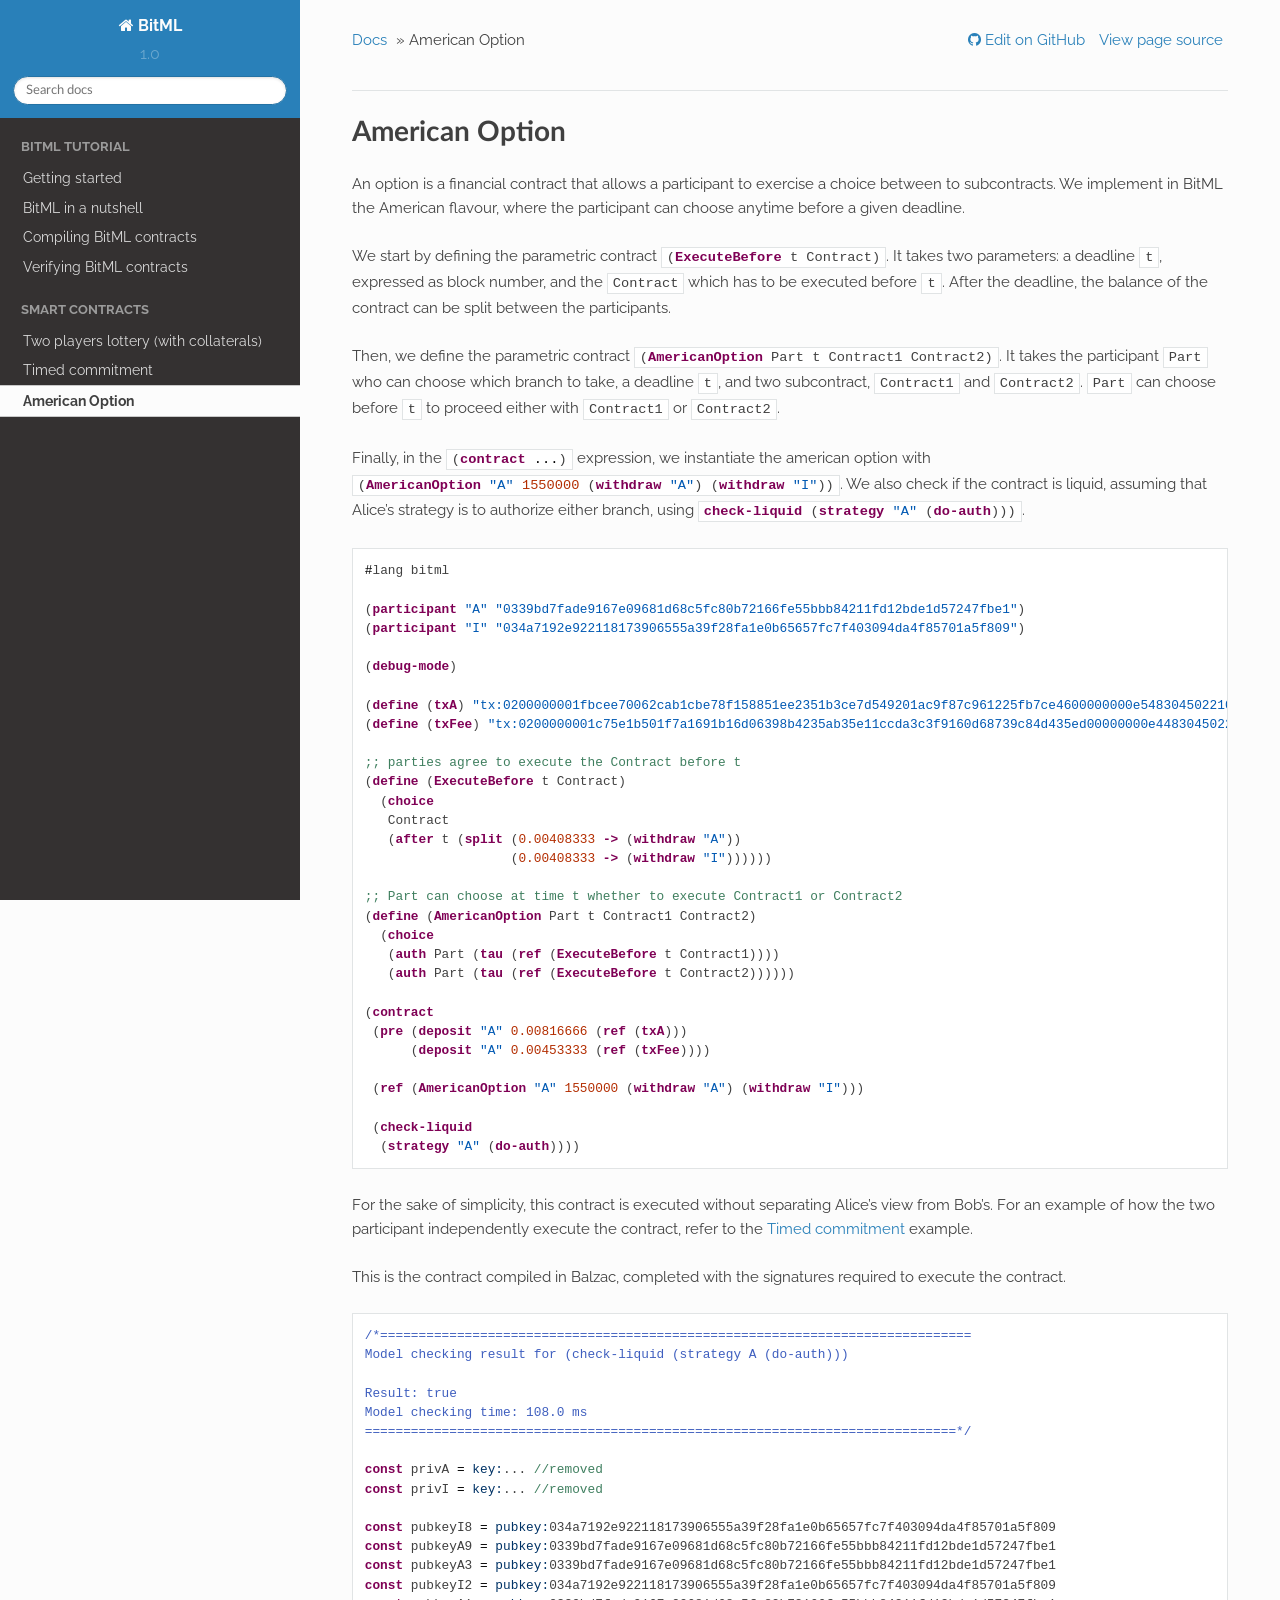
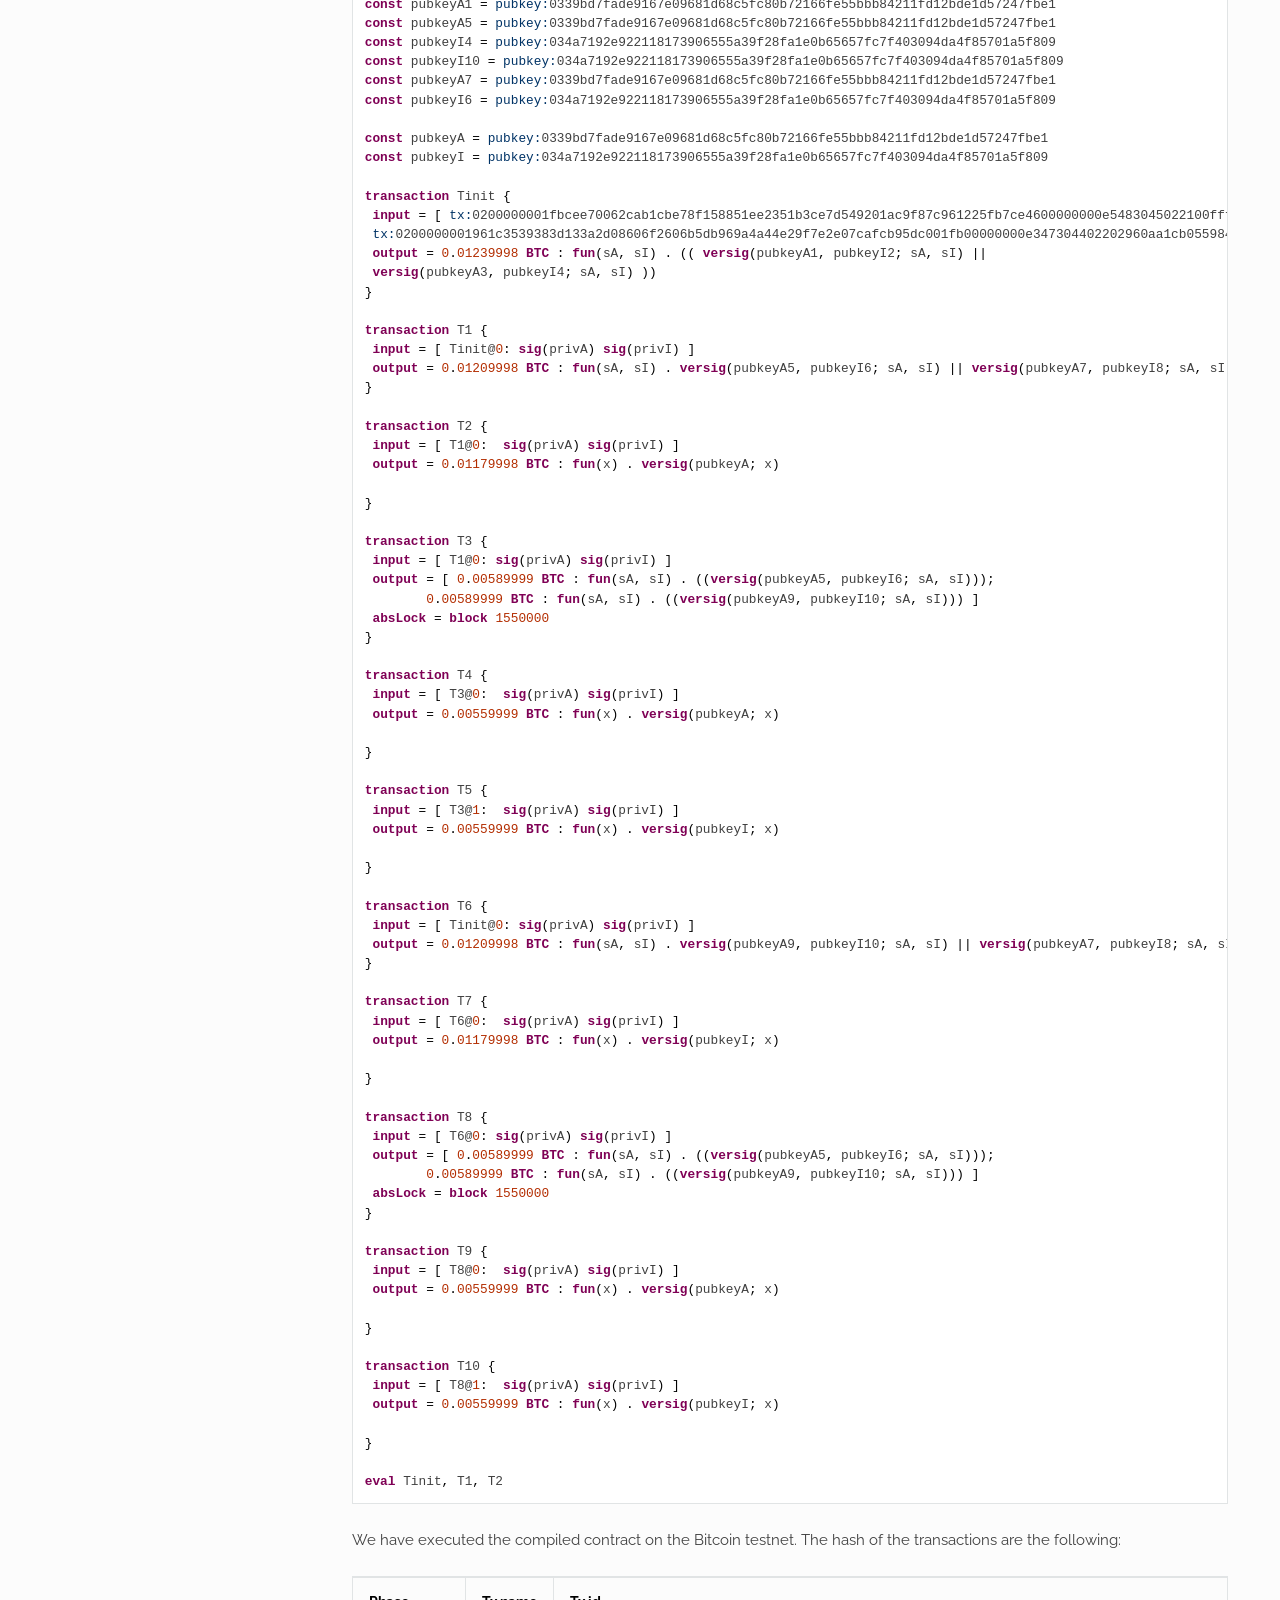
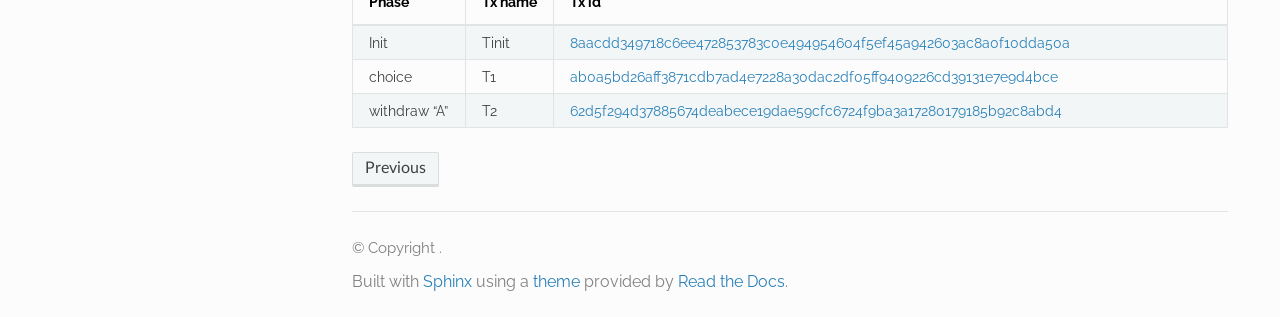
<file: docs/american-option.html>
<!DOCTYPE html>
<!--[if IE 8]><html class="no-js lt-ie9" lang="en" > <![endif]-->
<!--[if gt IE 8]><!--> <html class="no-js" lang="en" > <!--<![endif]-->
<head>
  <meta charset="utf-8">
  
  <meta name="viewport" content="width=device-width, initial-scale=1.0">
  
  <title>American Option &mdash; BitML 2019-06-07_051313 documentation</title>
  

  
  
  
  

  

  
  
    

  

  <link rel="stylesheet" href="_static/css/custom.css" type="text/css" />
  <link rel="stylesheet" href="_static/pygments.css" type="text/css" />
    <link rel="prev" title="Timed commitment" href="tc.html" />
     
    <link href="https://fonts.googleapis.com/css?family=Raleway:400,500|Roboto" rel="stylesheet">
    <link href="https://fonts.googleapis.com/css?family=Inconsolata" rel="stylesheet">


  
  <script src="_static/js/modernizr.min.js"></script>

</head>

<body class="wy-body-for-nav">

   
  <div class="wy-grid-for-nav">

    
    <nav data-toggle="wy-nav-shift" class="wy-nav-side">
      <div class="wy-side-scroll">
        <div class="wy-side-nav-search">
          

          
            <a href="index.html" class="icon icon-home"> BitML
          

          
          </a>

          
            
            
              <div class="version">
                1.0
              </div>
            
          

          
<div role="search">
  <form id="rtd-search-form" class="wy-form" action="search.html" method="get">
    <input type="text" name="q" placeholder="Search docs" />
    <input type="hidden" name="check_keywords" value="yes" />
    <input type="hidden" name="area" value="default" />
  </form>
</div>

          
        </div>

        <div class="wy-menu wy-menu-vertical" data-spy="affix" role="navigation" aria-label="main navigation">
          
            
            
              
            
            
              <p class="caption"><span class="caption-text">BitML Tutorial</span></p>
<ul>
<li class="toctree-l1"><a class="reference internal" href="installation.html">Getting started</a></li>
<li class="toctree-l1"><a class="reference internal" href="nutshell.html">BitML in a nutshell</a></li>
<li class="toctree-l1"><a class="reference internal" href="compiler.html">Compiling BitML contracts</a></li>
<li class="toctree-l1"><a class="reference internal" href="verification.html">Verifying BitML contracts</a></li>
</ul>
<p class="caption"><span class="caption-text">Smart contracts</span></p>
<ul class="current">
<li class="toctree-l1"><a class="reference internal" href="2p-lottery.html">Two players lottery (with collaterals)</a></li>
<li class="toctree-l1"><a class="reference internal" href="tc.html">Timed commitment</a></li>
<li class="toctree-l1 current"><a class="current reference internal" href="#">American Option</a></li>
</ul>

            
          
        </div>
      </div>
    </nav>

    <section data-toggle="wy-nav-shift" class="wy-nav-content-wrap">

      
      <nav class="wy-nav-top" aria-label="top navigation">
        
          <i data-toggle="wy-nav-top" class="fa fa-bars"></i>
          <a href="index.html">BitML</a>
        
      </nav>


      <div class="wy-nav-content">
        
        <div class="rst-content">
        
          















<div role="navigation" aria-label="breadcrumbs navigation">

  <ul class="wy-breadcrumbs">
    
      <li><a href="index.html">Docs</a> &raquo;</li>
        
      <li>American Option</li>
    
    
  <li class="wy-breadcrumbs-aside">
    
      
        
          <a target="_blank" href="https://github.com/acinu/bitml-doc/blob/master/source/american-option.rst" class="fa fa-github"> Edit on GitHub</a>
        
      
      
        <a target="_blank" href="_sources/american-option.txt" rel="nofollow"> View page source</a>
      
    
  </li>

  </ul>

  
  <hr/>
</div>
          <div role="main" class="document" itemscope="itemscope" itemtype="http://schema.org/Article">
           <div itemprop="articleBody">
            
  <div class="section" id="american-option">
<h1>American Option<a class="headerlink" href="#american-option" title="Permalink to this headline">¶</a></h1>
<p>An option is a financial contract that allows a participant to exercise a choice
between to subcontracts.
We implement in BitML the American flavour, where the participant can choose anytime
before a given deadline.</p>
<p>We start by defining the parametric contract <code class="code bitml docutils literal highlight highlight-bitml"><span></span><span class="p">(</span><span class="nf">ExecuteBefore</span> <span class="nv">t</span> <span class="nv">Contract</span><span class="p">)</span></code>.
It takes two parameters: a deadline <tt class="docutils literal">t</tt>, expressed as block number,
and the <tt class="docutils literal">Contract</tt> which has to be executed before <tt class="docutils literal">t</tt>.
After the deadline, the balance of the contract can be split between the participants.</p>
<p>Then, we define the parametric contract <code class="code bitml docutils literal highlight highlight-bitml"><span></span><span class="p">(</span><span class="nf">AmericanOption</span> <span class="nv">Part</span> <span class="nv">t</span> <span class="nv">Contract1</span> <span class="nv">Contract2</span><span class="p">)</span></code>.
It takes the participant <tt class="docutils literal">Part</tt> who can choose which branch to take,
a deadline <tt class="docutils literal">t</tt>, and two subcontract, <tt class="docutils literal">Contract1</tt> and <tt class="docutils literal">Contract2</tt>.
<tt class="docutils literal">Part</tt> can choose before <tt class="docutils literal">t</tt> to proceed either with <tt class="docutils literal">Contract1</tt> or <tt class="docutils literal">Contract2</tt>.</p>
<p>Finally, in the <code class="code bitml docutils literal highlight highlight-bitml"><span></span><span class="p">(</span><span class="nf">contract</span> <span class="o">...</span><span class="p">)</span></code> expression,
we instantiate the american option with
<code class="code bitml docutils literal highlight highlight-bitml"><span></span><span class="p">(</span><span class="nf">AmericanOption</span> <span class="s">&quot;A&quot;</span> <span class="mi">1550000</span> <span class="p">(</span><span class="k">withdraw </span><span class="s">&quot;A&quot;</span><span class="p">)</span> <span class="p">(</span><span class="k">withdraw </span><span class="s">&quot;I&quot;</span><span class="p">))</span></code>.
We also check if the contract is liquid, assuming that Alice&#8217;s
strategy is to authorize either branch,
using <code class="code bitml docutils literal highlight highlight-bitml"><span></span><span class="k">check-liquid </span><span class="p">(</span><span class="k">strategy </span><span class="s">&quot;A&quot;</span> <span class="p">(</span><span class="nf">do-auth</span><span class="p">)))</span></code>.</p>
<div class="highlight-bitml"><div class="highlight"><pre><span></span><span class="o">#</span><span class="nv">lang</span> <span class="nv">bitml</span>

<span class="p">(</span><span class="nf">participant</span> <span class="s">&quot;A&quot;</span> <span class="s">&quot;0339bd7fade9167e09681d68c5fc80b72166fe55bbb84211fd12bde1d57247fbe1&quot;</span><span class="p">)</span>
<span class="p">(</span><span class="nf">participant</span> <span class="s">&quot;I&quot;</span> <span class="s">&quot;034a7192e922118173906555a39f28fa1e0b65657fc7f403094da4f85701a5f809&quot;</span><span class="p">)</span>

<span class="p">(</span><span class="nf">debug-mode</span><span class="p">)</span>

<span class="p">(</span><span class="nf">define</span> <span class="p">(</span><span class="nf">txA</span><span class="p">)</span> <span class="s">&quot;tx:[base64]@0&quot;</span><span class="p">)</span>
<span class="p">(</span><span class="nf">define</span> <span class="p">(</span><span class="nf">txFee</span><span class="p">)</span> <span class="s">&quot;tx:[base64]@0&quot;</span><span class="p">)</span>

<span class="c1">;; parties agree to execute the Contract before t</span>
<span class="p">(</span><span class="nf">define</span> <span class="p">(</span><span class="nf">ExecuteBefore</span> <span class="nv">t</span> <span class="nv">Contract</span><span class="p">)</span>
  <span class="p">(</span><span class="nf">choice</span>
   <span class="nv">Contract</span>
   <span class="p">(</span><span class="k">after </span><span class="nv">t</span> <span class="p">(</span><span class="k">split </span><span class="p">(</span><span class="mf">0.00408333</span> <span class="k">-&gt; </span><span class="p">(</span><span class="k">withdraw </span><span class="s">&quot;A&quot;</span><span class="p">))</span>
                   <span class="p">(</span><span class="mf">0.00408333</span> <span class="k">-&gt; </span><span class="p">(</span><span class="k">withdraw </span><span class="s">&quot;I&quot;</span><span class="p">))))))</span>

<span class="c1">;; Part can choose at time t whether to execute Contract1 or Contract2</span>
<span class="p">(</span><span class="nf">define</span> <span class="p">(</span><span class="nf">AmericanOption</span> <span class="nv">Part</span> <span class="nv">t</span> <span class="nv">Contract1</span> <span class="nv">Contract2</span><span class="p">)</span>
  <span class="p">(</span><span class="nf">choice</span>
   <span class="p">(</span><span class="k">auth </span><span class="nv">Part</span> <span class="p">(</span><span class="k">tau </span><span class="p">(</span><span class="nf">ref</span> <span class="p">(</span><span class="nf">ExecuteBefore</span> <span class="nv">t</span> <span class="nv">Contract1</span><span class="p">))))</span>
   <span class="p">(</span><span class="k">auth </span><span class="nv">Part</span> <span class="p">(</span><span class="k">tau </span><span class="p">(</span><span class="nf">ref</span> <span class="p">(</span><span class="nf">ExecuteBefore</span> <span class="nv">t</span> <span class="nv">Contract2</span><span class="p">))))))</span>

<span class="p">(</span><span class="nf">contract</span>
 <span class="p">(</span><span class="k">pre </span><span class="p">(</span><span class="nf">deposit</span> <span class="s">&quot;A&quot;</span> <span class="mf">0.00816666</span> <span class="p">(</span><span class="nf">ref</span> <span class="p">(</span><span class="nf">txA</span><span class="p">)))</span>
      <span class="p">(</span><span class="nf">deposit</span> <span class="s">&quot;A&quot;</span> <span class="mf">0.00453333</span> <span class="p">(</span><span class="nf">ref</span> <span class="p">(</span><span class="nf">txFee</span><span class="p">))))</span>

 <span class="p">(</span><span class="nf">ref</span> <span class="p">(</span><span class="nf">AmericanOption</span> <span class="s">&quot;A&quot;</span> <span class="mi">1550000</span> <span class="p">(</span><span class="k">withdraw </span><span class="s">&quot;A&quot;</span><span class="p">)</span> <span class="p">(</span><span class="k">withdraw </span><span class="s">&quot;I&quot;</span><span class="p">)))</span>

 <span class="p">(</span><span class="nf">check-liquid</span>
  <span class="p">(</span><span class="k">strategy </span><span class="s">&quot;A&quot;</span> <span class="p">(</span><span class="nf">do-auth</span><span class="p">))))</span>
</pre></div>
</div>
<p>For the sake of simplicity, this contract is executed without separating Alice&#8217;s view from Bob&#8217;s.
For an example of how the two participant independently execute the contract,
refer to the <a class="reference internal" href="tc.html#timed-commitment"><span class="std std-ref">Timed commitment</span></a> example.</p>
<p>This is the contract compiled in Balzac, completed with the signatures required to execute the contract.</p>
<div class="highlight-balzac"><div class="highlight"><pre><span></span><span class="cm">/*=============================================================================</span>
<span class="cm">Model checking result for (check-liquid (strategy A (do-auth)))</span>

<span class="cm">Result: true</span>
<span class="cm">Model checking time: 108.0 ms</span>
<span class="cm">=============================================================================*/</span>

<span class="kd">const</span> <span class="vg">privA</span> <span class="o">=</span> <span class="kp">key:</span><span class="l">... </span><span class="c1">//removed</span>
<span class="kd">const</span> <span class="vg">privI</span> <span class="o">=</span> <span class="kp">key:</span><span class="l">... </span><span class="c1">//removed</span>

<span class="kd">const</span> <span class="vg">pubkeyI8</span> <span class="o">=</span> <span class="kp">pubkey:</span><span class="l">034a7192e922118173906555a39f28fa1e0b65657fc7f403094da4f85701a5f809</span>
<span class="kd">const</span> <span class="vg">pubkeyA9</span> <span class="o">=</span> <span class="kp">pubkey:</span><span class="l">0339bd7fade9167e09681d68c5fc80b72166fe55bbb84211fd12bde1d57247fbe1</span>
<span class="kd">const</span> <span class="vg">pubkeyA3</span> <span class="o">=</span> <span class="kp">pubkey:</span><span class="l">0339bd7fade9167e09681d68c5fc80b72166fe55bbb84211fd12bde1d57247fbe1</span>
<span class="kd">const</span> <span class="vg">pubkeyI2</span> <span class="o">=</span> <span class="kp">pubkey:</span><span class="l">034a7192e922118173906555a39f28fa1e0b65657fc7f403094da4f85701a5f809</span>
<span class="kd">const</span> <span class="vg">pubkeyA1</span> <span class="o">=</span> <span class="kp">pubkey:</span><span class="l">0339bd7fade9167e09681d68c5fc80b72166fe55bbb84211fd12bde1d57247fbe1</span>
<span class="kd">const</span> <span class="vg">pubkeyA5</span> <span class="o">=</span> <span class="kp">pubkey:</span><span class="l">0339bd7fade9167e09681d68c5fc80b72166fe55bbb84211fd12bde1d57247fbe1</span>
<span class="kd">const</span> <span class="vg">pubkeyI4</span> <span class="o">=</span> <span class="kp">pubkey:</span><span class="l">034a7192e922118173906555a39f28fa1e0b65657fc7f403094da4f85701a5f809</span>
<span class="kd">const</span> <span class="vg">pubkeyI10</span> <span class="o">=</span> <span class="kp">pubkey:</span><span class="l">034a7192e922118173906555a39f28fa1e0b65657fc7f403094da4f85701a5f809</span>
<span class="kd">const</span> <span class="vg">pubkeyA7</span> <span class="o">=</span> <span class="kp">pubkey:</span><span class="l">0339bd7fade9167e09681d68c5fc80b72166fe55bbb84211fd12bde1d57247fbe1</span>
<span class="kd">const</span> <span class="vg">pubkeyI6</span> <span class="o">=</span> <span class="kp">pubkey:</span><span class="l">034a7192e922118173906555a39f28fa1e0b65657fc7f403094da4f85701a5f809</span>

<span class="kd">const</span> <span class="vg">pubkeyA</span> <span class="o">=</span> <span class="kp">pubkey:</span><span class="l">0339bd7fade9167e09681d68c5fc80b72166fe55bbb84211fd12bde1d57247fbe1</span>
<span class="kd">const</span> <span class="vg">pubkeyI</span> <span class="o">=</span> <span class="kp">pubkey:</span><span class="l">034a7192e922118173906555a39f28fa1e0b65657fc7f403094da4f85701a5f809</span>

<span class="kd">transaction</span> <span class="vg">Tinit</span> <span class="o">{</span>
 <span class="k">input</span> <span class="o">=</span> <span class="o">[</span> <span class="kp">tx:</span><span class="l">[base64]</span>@<span class="mi">0</span><span class="o">:</span><span class="k">sig</span><span class="o">(</span><span class="n">privA</span><span class="o">);</span>
 <span class="kp">tx:</span><span class="l">[base64]</span>@<span class="mi">0</span><span class="o">:</span><span class="k">sig</span><span class="o">(</span><span class="n">privA</span><span class="o">)</span> <span class="o">]</span>
 <span class="k">output</span> <span class="o">=</span> <span class="mi">0</span><span class="o">.</span><span class="mi">01239998</span> <span class="k">BTC</span> <span class="o">:</span> <span class="k">fun</span><span class="o">(</span><span class="n">sA</span><span class="o">,</span> <span class="n">sI</span><span class="o">)</span> <span class="o">.</span> <span class="o">((</span> <span class="k">versig</span><span class="o">(</span><span class="n">pubkeyA1</span><span class="o">,</span> <span class="n">pubkeyI2</span><span class="o">;</span> <span class="n">sA</span><span class="o">,</span> <span class="n">sI</span><span class="o">)</span> <span class="o">||</span>
 <span class="k">versig</span><span class="o">(</span><span class="n">pubkeyA3</span><span class="o">,</span> <span class="n">pubkeyI4</span><span class="o">;</span> <span class="n">sA</span><span class="o">,</span> <span class="n">sI</span><span class="o">)</span> <span class="o">))</span>
<span class="o">}</span>

<span class="kd">transaction</span> <span class="vg">T1</span> <span class="o">{</span>
 <span class="k">input</span> <span class="o">=</span> <span class="o">[</span> <span class="n">Tinit</span>@<span class="mi">0</span><span class="o">:</span> <span class="k">sig</span><span class="o">(</span><span class="n">privA</span><span class="o">)</span> <span class="k">sig</span><span class="o">(</span><span class="n">privI</span><span class="o">)</span> <span class="o">]</span>
 <span class="k">output</span> <span class="o">=</span> <span class="mi">0</span><span class="o">.</span><span class="mi">01209998</span> <span class="k">BTC</span> <span class="o">:</span> <span class="k">fun</span><span class="o">(</span><span class="n">sA</span><span class="o">,</span> <span class="n">sI</span><span class="o">)</span> <span class="o">.</span> <span class="k">versig</span><span class="o">(</span><span class="n">pubkeyA5</span><span class="o">,</span> <span class="n">pubkeyI6</span><span class="o">;</span> <span class="n">sA</span><span class="o">,</span> <span class="n">sI</span><span class="o">)</span> <span class="o">||</span> <span class="k">versig</span><span class="o">(</span><span class="n">pubkeyA7</span><span class="o">,</span> <span class="n">pubkeyI8</span><span class="o">;</span> <span class="n">sA</span><span class="o">,</span> <span class="n">sI</span><span class="o">)</span>
<span class="o">}</span>

<span class="kd">transaction</span> <span class="vg">T2</span> <span class="o">{</span>
 <span class="k">input</span> <span class="o">=</span> <span class="o">[</span> <span class="n">T1</span>@<span class="mi">0</span><span class="o">:</span>  <span class="k">sig</span><span class="o">(</span><span class="n">privA</span><span class="o">)</span> <span class="k">sig</span><span class="o">(</span><span class="n">privI</span><span class="o">)</span> <span class="o">]</span>
 <span class="k">output</span> <span class="o">=</span> <span class="mi">0</span><span class="o">.</span><span class="mi">01179998</span> <span class="k">BTC</span> <span class="o">:</span> <span class="k">fun</span><span class="o">(</span><span class="n">x</span><span class="o">)</span> <span class="o">.</span> <span class="k">versig</span><span class="o">(</span><span class="n">pubkeyA</span><span class="o">;</span> <span class="n">x</span><span class="o">)</span>

<span class="o">}</span>

<span class="kd">transaction</span> <span class="vg">T3</span> <span class="o">{</span>
 <span class="k">input</span> <span class="o">=</span> <span class="o">[</span> <span class="n">T1</span>@<span class="mi">0</span><span class="o">:</span> <span class="k">sig</span><span class="o">(</span><span class="n">privA</span><span class="o">)</span> <span class="k">sig</span><span class="o">(</span><span class="n">privI</span><span class="o">)</span> <span class="o">]</span>
 <span class="k">output</span> <span class="o">=</span> <span class="o">[</span> <span class="mi">0</span><span class="o">.</span><span class="mi">00589999</span> <span class="k">BTC</span> <span class="o">:</span> <span class="k">fun</span><span class="o">(</span><span class="n">sA</span><span class="o">,</span> <span class="n">sI</span><span class="o">)</span> <span class="o">.</span> <span class="o">((</span><span class="k">versig</span><span class="o">(</span><span class="n">pubkeyA5</span><span class="o">,</span> <span class="n">pubkeyI6</span><span class="o">;</span> <span class="n">sA</span><span class="o">,</span> <span class="n">sI</span><span class="o">)));</span>
        <span class="mi">0</span><span class="o">.</span><span class="mi">00589999</span> <span class="k">BTC</span> <span class="o">:</span> <span class="k">fun</span><span class="o">(</span><span class="n">sA</span><span class="o">,</span> <span class="n">sI</span><span class="o">)</span> <span class="o">.</span> <span class="o">((</span><span class="k">versig</span><span class="o">(</span><span class="n">pubkeyA9</span><span class="o">,</span> <span class="n">pubkeyI10</span><span class="o">;</span> <span class="n">sA</span><span class="o">,</span> <span class="n">sI</span><span class="o">)))</span> <span class="o">]</span>
 <span class="k">absLock</span> <span class="o">=</span> <span class="k">block</span> <span class="mi">1550000</span>
<span class="o">}</span>

<span class="kd">transaction</span> <span class="vg">T4</span> <span class="o">{</span>
 <span class="k">input</span> <span class="o">=</span> <span class="o">[</span> <span class="n">T3</span>@<span class="mi">0</span><span class="o">:</span>  <span class="k">sig</span><span class="o">(</span><span class="n">privA</span><span class="o">)</span> <span class="k">sig</span><span class="o">(</span><span class="n">privI</span><span class="o">)</span> <span class="o">]</span>
 <span class="k">output</span> <span class="o">=</span> <span class="mi">0</span><span class="o">.</span><span class="mi">00559999</span> <span class="k">BTC</span> <span class="o">:</span> <span class="k">fun</span><span class="o">(</span><span class="n">x</span><span class="o">)</span> <span class="o">.</span> <span class="k">versig</span><span class="o">(</span><span class="n">pubkeyA</span><span class="o">;</span> <span class="n">x</span><span class="o">)</span>

<span class="o">}</span>

<span class="kd">transaction</span> <span class="vg">T5</span> <span class="o">{</span>
 <span class="k">input</span> <span class="o">=</span> <span class="o">[</span> <span class="n">T3</span>@<span class="mi">1</span><span class="o">:</span>  <span class="k">sig</span><span class="o">(</span><span class="n">privA</span><span class="o">)</span> <span class="k">sig</span><span class="o">(</span><span class="n">privI</span><span class="o">)</span> <span class="o">]</span>
 <span class="k">output</span> <span class="o">=</span> <span class="mi">0</span><span class="o">.</span><span class="mi">00559999</span> <span class="k">BTC</span> <span class="o">:</span> <span class="k">fun</span><span class="o">(</span><span class="n">x</span><span class="o">)</span> <span class="o">.</span> <span class="k">versig</span><span class="o">(</span><span class="n">pubkeyI</span><span class="o">;</span> <span class="n">x</span><span class="o">)</span>

<span class="o">}</span>

<span class="kd">transaction</span> <span class="vg">T6</span> <span class="o">{</span>
 <span class="k">input</span> <span class="o">=</span> <span class="o">[</span> <span class="n">Tinit</span>@<span class="mi">0</span><span class="o">:</span> <span class="k">sig</span><span class="o">(</span><span class="n">privA</span><span class="o">)</span> <span class="k">sig</span><span class="o">(</span><span class="n">privI</span><span class="o">)</span> <span class="o">]</span>
 <span class="k">output</span> <span class="o">=</span> <span class="mi">0</span><span class="o">.</span><span class="mi">01209998</span> <span class="k">BTC</span> <span class="o">:</span> <span class="k">fun</span><span class="o">(</span><span class="n">sA</span><span class="o">,</span> <span class="n">sI</span><span class="o">)</span> <span class="o">.</span> <span class="k">versig</span><span class="o">(</span><span class="n">pubkeyA9</span><span class="o">,</span> <span class="n">pubkeyI10</span><span class="o">;</span> <span class="n">sA</span><span class="o">,</span> <span class="n">sI</span><span class="o">)</span> <span class="o">||</span> <span class="k">versig</span><span class="o">(</span><span class="n">pubkeyA7</span><span class="o">,</span> <span class="n">pubkeyI8</span><span class="o">;</span> <span class="n">sA</span><span class="o">,</span> <span class="n">sI</span><span class="o">)</span>
<span class="o">}</span>

<span class="kd">transaction</span> <span class="vg">T7</span> <span class="o">{</span>
 <span class="k">input</span> <span class="o">=</span> <span class="o">[</span> <span class="n">T6</span>@<span class="mi">0</span><span class="o">:</span>  <span class="k">sig</span><span class="o">(</span><span class="n">privA</span><span class="o">)</span> <span class="k">sig</span><span class="o">(</span><span class="n">privI</span><span class="o">)</span> <span class="o">]</span>
 <span class="k">output</span> <span class="o">=</span> <span class="mi">0</span><span class="o">.</span><span class="mi">01179998</span> <span class="k">BTC</span> <span class="o">:</span> <span class="k">fun</span><span class="o">(</span><span class="n">x</span><span class="o">)</span> <span class="o">.</span> <span class="k">versig</span><span class="o">(</span><span class="n">pubkeyI</span><span class="o">;</span> <span class="n">x</span><span class="o">)</span>

<span class="o">}</span>

<span class="kd">transaction</span> <span class="vg">T8</span> <span class="o">{</span>
 <span class="k">input</span> <span class="o">=</span> <span class="o">[</span> <span class="n">T6</span>@<span class="mi">0</span><span class="o">:</span> <span class="k">sig</span><span class="o">(</span><span class="n">privA</span><span class="o">)</span> <span class="k">sig</span><span class="o">(</span><span class="n">privI</span><span class="o">)</span> <span class="o">]</span>
 <span class="k">output</span> <span class="o">=</span> <span class="o">[</span> <span class="mi">0</span><span class="o">.</span><span class="mi">00589999</span> <span class="k">BTC</span> <span class="o">:</span> <span class="k">fun</span><span class="o">(</span><span class="n">sA</span><span class="o">,</span> <span class="n">sI</span><span class="o">)</span> <span class="o">.</span> <span class="o">((</span><span class="k">versig</span><span class="o">(</span><span class="n">pubkeyA5</span><span class="o">,</span> <span class="n">pubkeyI6</span><span class="o">;</span> <span class="n">sA</span><span class="o">,</span> <span class="n">sI</span><span class="o">)));</span>
        <span class="mi">0</span><span class="o">.</span><span class="mi">00589999</span> <span class="k">BTC</span> <span class="o">:</span> <span class="k">fun</span><span class="o">(</span><span class="n">sA</span><span class="o">,</span> <span class="n">sI</span><span class="o">)</span> <span class="o">.</span> <span class="o">((</span><span class="k">versig</span><span class="o">(</span><span class="n">pubkeyA9</span><span class="o">,</span> <span class="n">pubkeyI10</span><span class="o">;</span> <span class="n">sA</span><span class="o">,</span> <span class="n">sI</span><span class="o">)))</span> <span class="o">]</span>
 <span class="k">absLock</span> <span class="o">=</span> <span class="k">block</span> <span class="mi">1550000</span>
<span class="o">}</span>

<span class="kd">transaction</span> <span class="vg">T9</span> <span class="o">{</span>
 <span class="k">input</span> <span class="o">=</span> <span class="o">[</span> <span class="n">T8</span>@<span class="mi">0</span><span class="o">:</span>  <span class="k">sig</span><span class="o">(</span><span class="n">privA</span><span class="o">)</span> <span class="k">sig</span><span class="o">(</span><span class="n">privI</span><span class="o">)</span> <span class="o">]</span>
 <span class="k">output</span> <span class="o">=</span> <span class="mi">0</span><span class="o">.</span><span class="mi">00559999</span> <span class="k">BTC</span> <span class="o">:</span> <span class="k">fun</span><span class="o">(</span><span class="n">x</span><span class="o">)</span> <span class="o">.</span> <span class="k">versig</span><span class="o">(</span><span class="n">pubkeyA</span><span class="o">;</span> <span class="n">x</span><span class="o">)</span>

<span class="o">}</span>

<span class="kd">transaction</span> <span class="vg">T10</span> <span class="o">{</span>
 <span class="k">input</span> <span class="o">=</span> <span class="o">[</span> <span class="n">T8</span>@<span class="mi">1</span><span class="o">:</span>  <span class="k">sig</span><span class="o">(</span><span class="n">privA</span><span class="o">)</span> <span class="k">sig</span><span class="o">(</span><span class="n">privI</span><span class="o">)</span> <span class="o">]</span>
 <span class="k">output</span> <span class="o">=</span> <span class="mi">0</span><span class="o">.</span><span class="mi">00559999</span> <span class="k">BTC</span> <span class="o">:</span> <span class="k">fun</span><span class="o">(</span><span class="n">x</span><span class="o">)</span> <span class="o">.</span> <span class="k">versig</span><span class="o">(</span><span class="n">pubkeyI</span><span class="o">;</span> <span class="n">x</span><span class="o">)</span>

<span class="o">}</span>

<span class="k">eval</span> <span class="n">Tinit</span><span class="o">,</span> <span class="n">T1</span><span class="o">,</span> <span class="n">T2</span>
</pre></div>
</div>
<p>We have executed the compiled contract on the Bitcoin testnet. The hash of the transactions are the following:</p>
<table border="1" class="docutils">
<colgroup>
<col width="13%" />
<col width="6%" />
<col width="81%" />
</colgroup>
<thead valign="bottom">
<tr class="row-odd"><th class="head">Phase</th>
<th class="head">Tx name</th>
<th class="head">Tx id</th>
</tr>
</thead>
<tbody valign="top">
<tr class="row-even"><td>Init</td>
<td>Tinit</td>
<td><a class="reference external" href="https://chain.so/tx/BTCTEST/8aacdd349718c6ee472853783c0e494954604f5ef45a942603ac8a0f10dda50a">8aacdd349718c6ee472853783c0e494954604f5ef45a942603ac8a0f10dda50a</a></td>
</tr>
<tr class="row-odd"><td>choice</td>
<td>T1</td>
<td><a class="reference external" href="https://chain.so/tx/BTCTEST/ab0a5bd26aff3871cdb7ad4e7228a30dac2df05ff9409226cd39131e7e9d4bce">ab0a5bd26aff3871cdb7ad4e7228a30dac2df05ff9409226cd39131e7e9d4bce</a></td>
</tr>
<tr class="row-even"><td>withdraw &#8220;A&#8221;</td>
<td>T2</td>
<td><a class="reference external" href="https://chain.so/tx/BTCTEST/62d5f294d37885674deabece19dae59cfc6724f9ba3a17280179185b92c8abd4">62d5f294d37885674deabece19dae59cfc6724f9ba3a17280179185b92c8abd4</a></td>
</tr>
</tbody>
</table>
</div>


           </div>
           
          </div>
          <footer>
  
    <div class="rst-footer-buttons" role="navigation" aria-label="footer navigation">
      
      
        <a href="tc.html" class="btn btn-neutral" title="Timed commitment" accesskey="p" rel="prev"><span class="fa fa-arrow-circle-left"></span> Previous</a>
      
    </div>
  

  <hr/>

  <div role="contentinfo">
    <p>
        &copy; Copyright .

    </p>
  </div>
  Built with <a href="http://sphinx-doc.org/">Sphinx</a> using a <a href="https://github.com/rtfd/sphinx_rtd_theme">theme</a> provided by <a href="https://readthedocs.org">Read the Docs</a>. 

</footer>

        </div>
      </div>

    </section>

  </div>
  


  

    <script type="text/javascript">
        var DOCUMENTATION_OPTIONS = {
            URL_ROOT:'./',
            VERSION:'2019-06-07_051313',
            LANGUAGE:'None',
            COLLAPSE_INDEX:false,
            FILE_SUFFIX:'.html',
            HAS_SOURCE:  true,
            SOURCELINK_SUFFIX: ''
        };
    </script>
      <script type="text/javascript" src="_static/jquery.js"></script>
      <script type="text/javascript" src="_static/underscore.js"></script>
      <script type="text/javascript" src="_static/doctools.js"></script>

  

  <script type="text/javascript" src="_static/js/theme.js"></script>

  <script type="text/javascript">
      jQuery(function () {
          SphinxRtdTheme.Navigation.enable(true);
      });
  </script>
     
    <script type="text/javascript" src="_static/js/codesets.js"></script>
    <script type="text/javascript" src="_static/js/codecompare.js"></script>

    <!-- Global site tag (gtag.js) - Google Analytics -->
    <script async src="https://www.googletagmanager.com/gtag/js?id=UA-101929937-2"></script>
    <script>
        window.dataLayer = window.dataLayer || [];
        function gtag(){dataLayer.push(arguments);}
        gtag('js', new Date());
        gtag('config', 'UA-101929937-2');
    </script>

    <!-- Remove empty span -->
    <script type="text/javascript">
        $('span:empty').remove()
    </script>


</body>
</html>
</file>
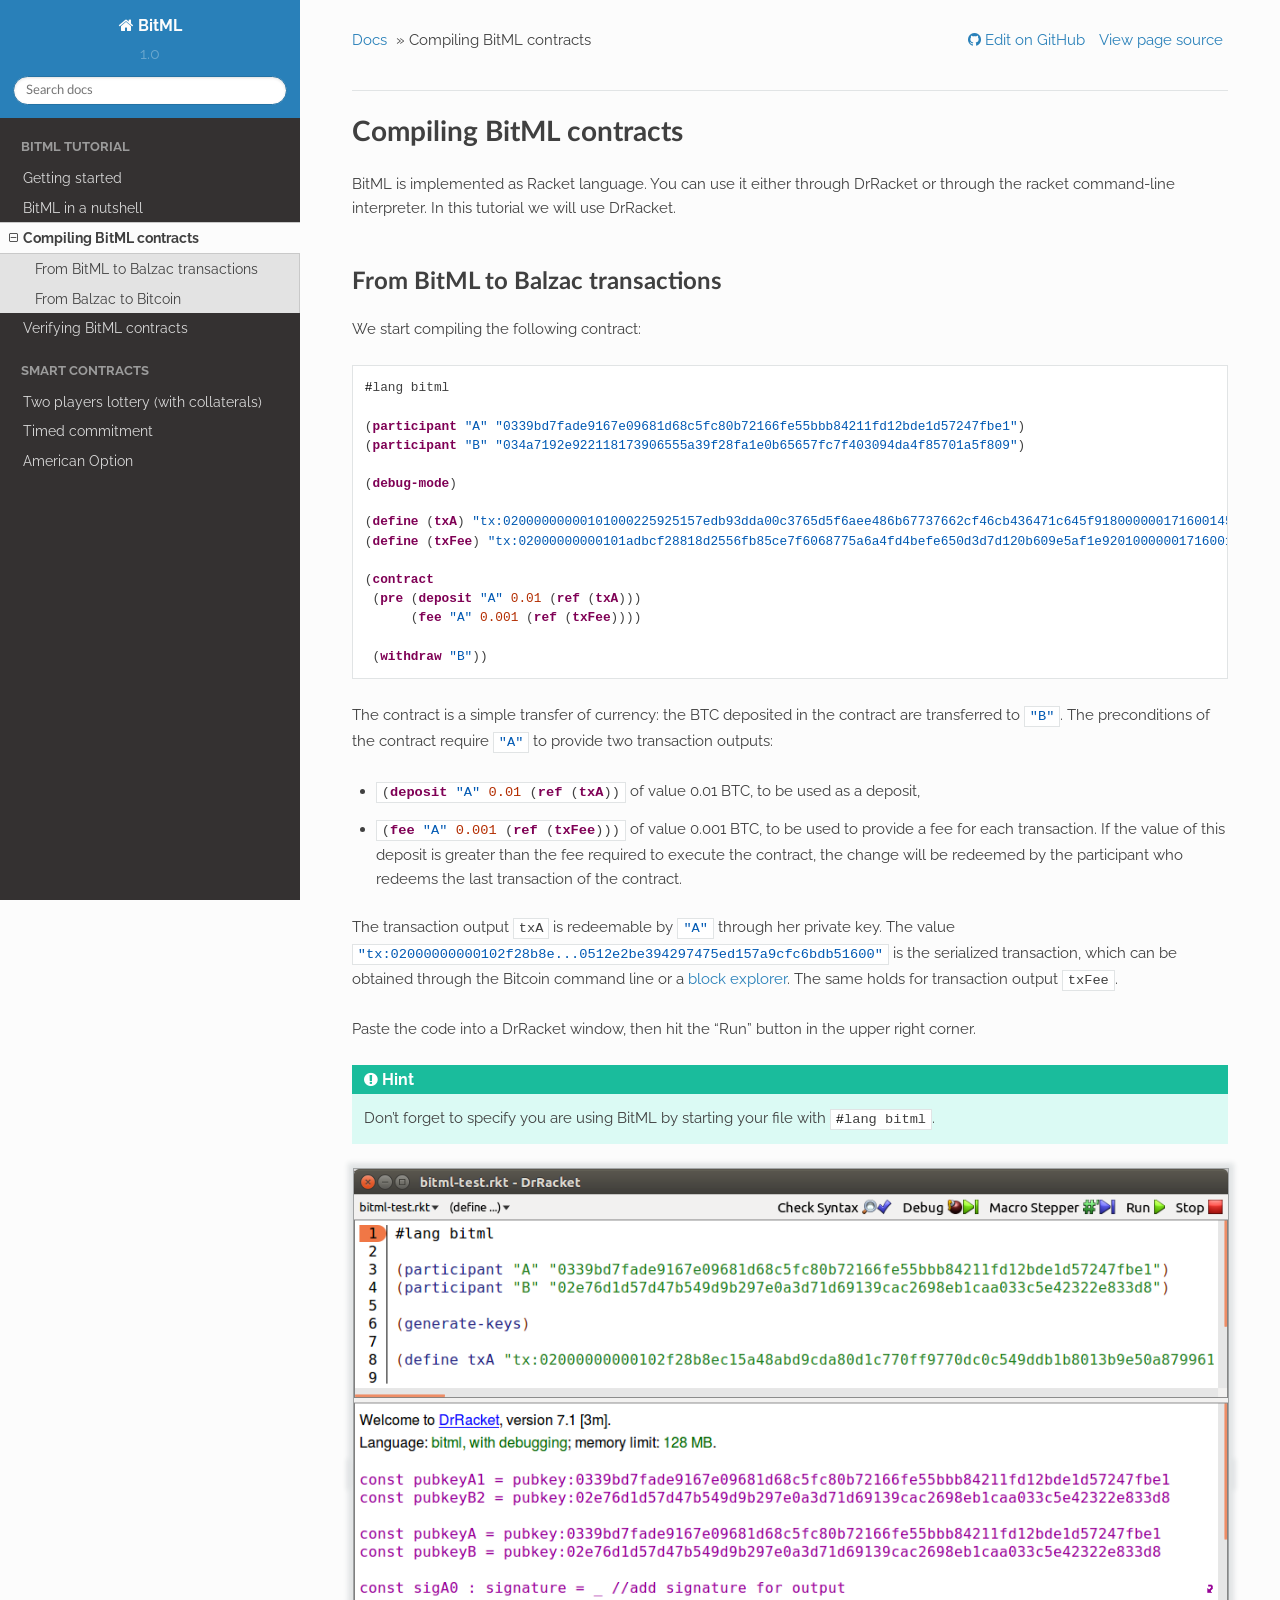
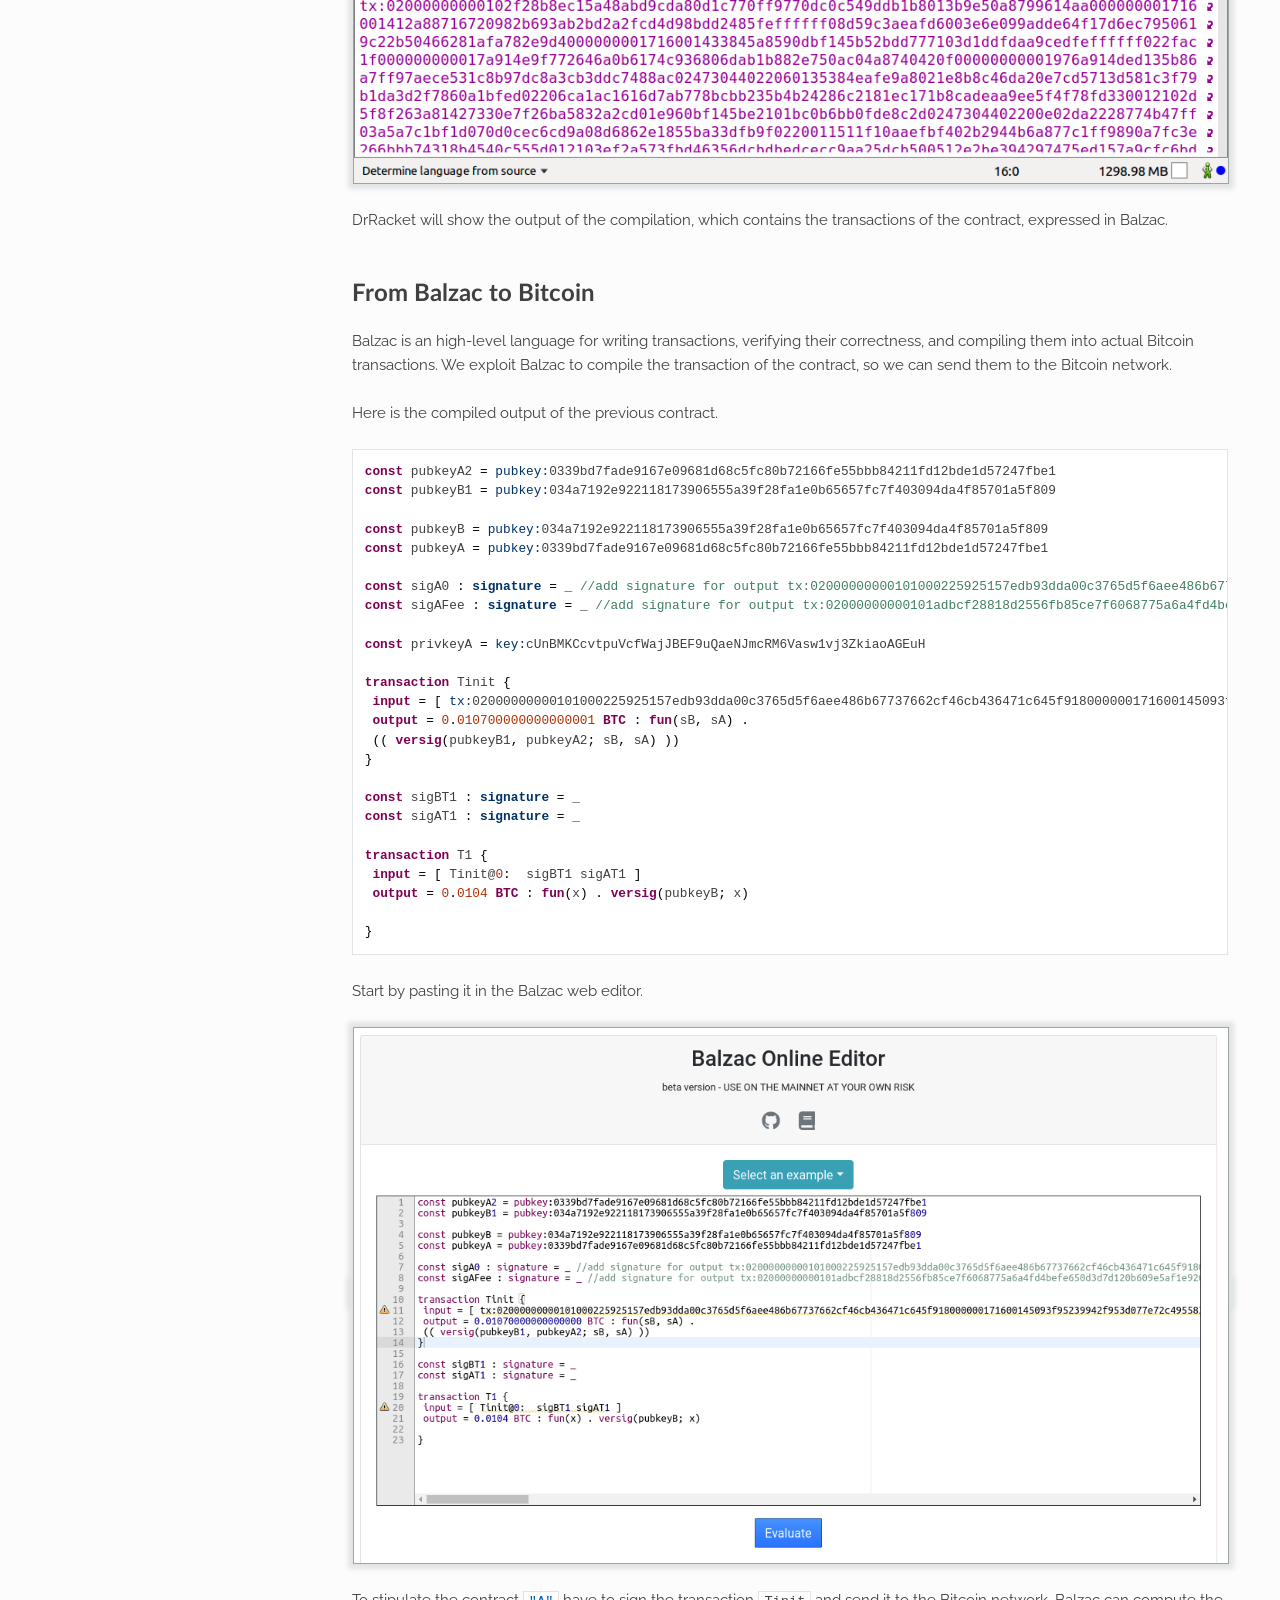
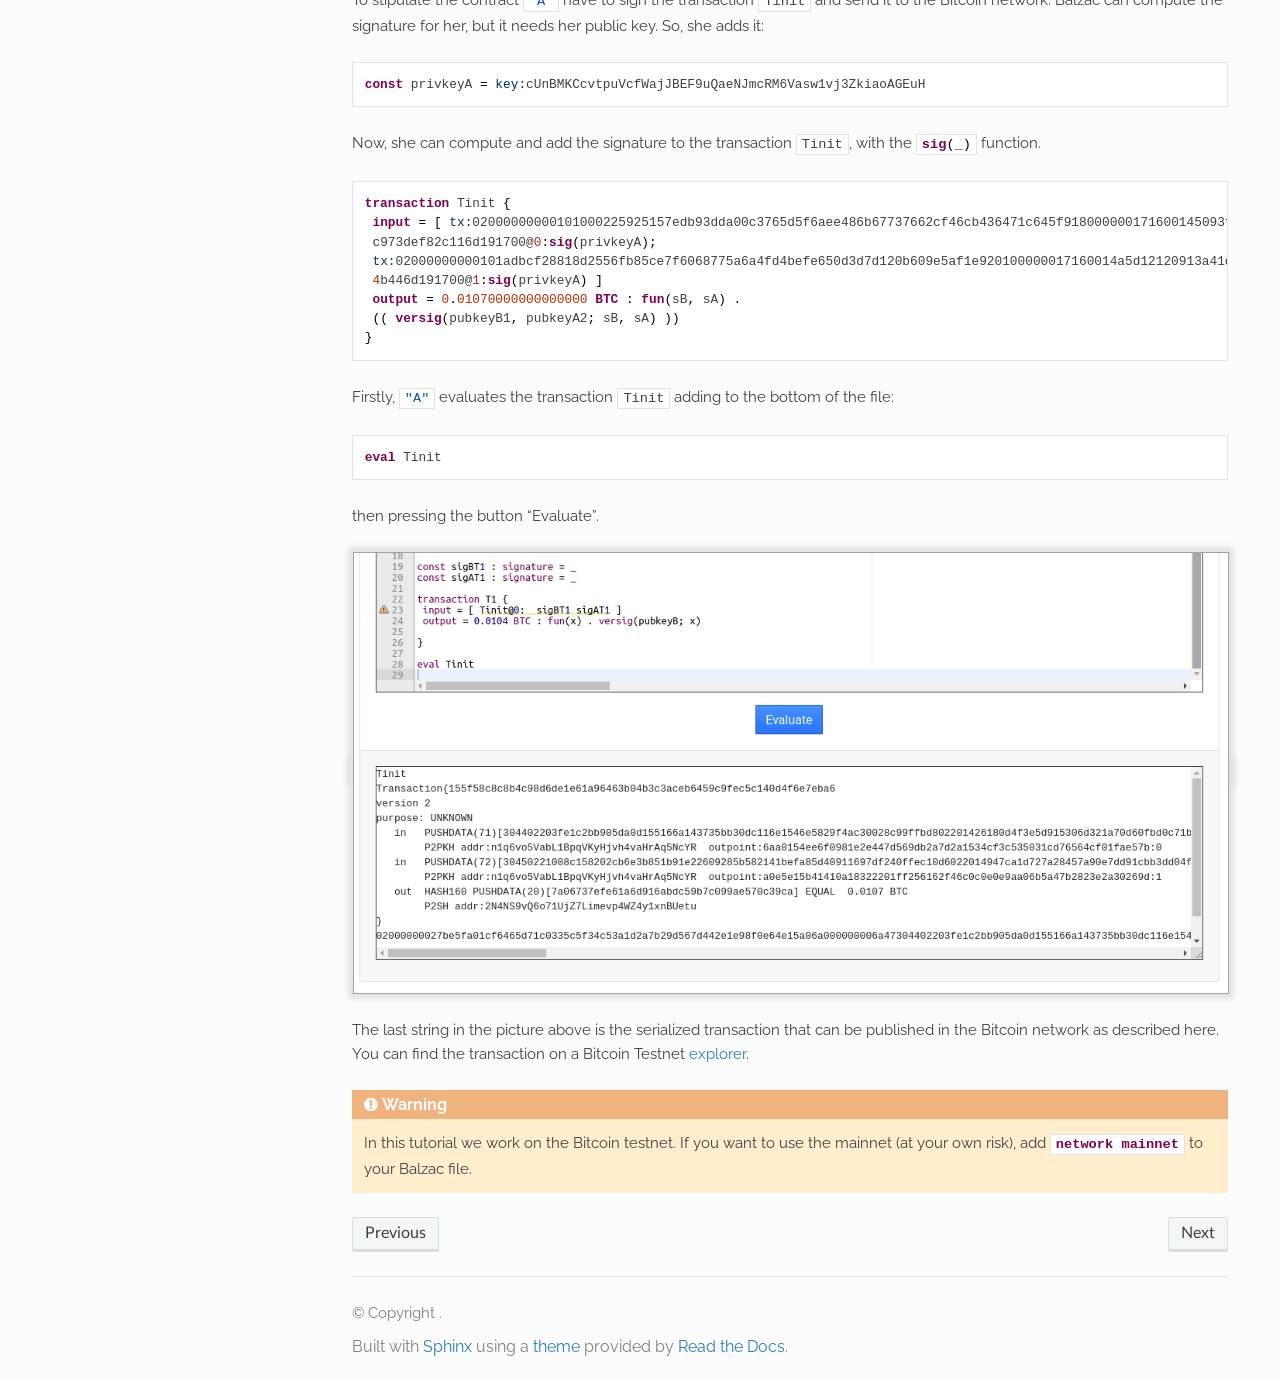
<file: docs/compiler.html>
<!DOCTYPE html>
<!--[if IE 8]><html class="no-js lt-ie9" lang="en" > <![endif]-->
<!--[if gt IE 8]><!--> <html class="no-js" lang="en" > <!--<![endif]-->
<head>
  <meta charset="utf-8">
  
  <meta name="viewport" content="width=device-width, initial-scale=1.0">
  
  <title>Compiling BitML contracts &mdash; BitML 2019-06-07_051313 documentation</title>
  

  
  
  
  

  

  
  
    

  

  <link rel="stylesheet" href="_static/css/custom.css" type="text/css" />
  <link rel="stylesheet" href="_static/pygments.css" type="text/css" />
    <link rel="next" title="Verifying BitML contracts" href="verification.html" />
    <link rel="prev" title="BitML in a nutshell" href="nutshell.html" />
     
    <link href="https://fonts.googleapis.com/css?family=Raleway:400,500|Roboto" rel="stylesheet">
    <link href="https://fonts.googleapis.com/css?family=Inconsolata" rel="stylesheet">


  
  <script src="_static/js/modernizr.min.js"></script>

</head>

<body class="wy-body-for-nav">

   
  <div class="wy-grid-for-nav">

    
    <nav data-toggle="wy-nav-shift" class="wy-nav-side">
      <div class="wy-side-scroll">
        <div class="wy-side-nav-search">
          

          
            <a href="index.html" class="icon icon-home"> BitML
          

          
          </a>

          
            
            
              <div class="version">
                1.0
              </div>
            
          

          
<div role="search">
  <form id="rtd-search-form" class="wy-form" action="search.html" method="get">
    <input type="text" name="q" placeholder="Search docs" />
    <input type="hidden" name="check_keywords" value="yes" />
    <input type="hidden" name="area" value="default" />
  </form>
</div>

          
        </div>

        <div class="wy-menu wy-menu-vertical" data-spy="affix" role="navigation" aria-label="main navigation">
          
            
            
              
            
            
              <p class="caption"><span class="caption-text">BitML Tutorial</span></p>
<ul class="current">
<li class="toctree-l1"><a class="reference internal" href="installation.html">Getting started</a></li>
<li class="toctree-l1"><a class="reference internal" href="nutshell.html">BitML in a nutshell</a></li>
<li class="toctree-l1 current"><a class="current reference internal" href="#">Compiling BitML contracts</a><ul>
<li class="toctree-l2"><a class="reference internal" href="#from-bitml-to-balzac-transactions">From BitML to Balzac transactions</a></li>
<li class="toctree-l2"><a class="reference internal" href="#from-balzac-to-bitcoin">From Balzac to Bitcoin</a></li>
</ul>
</li>
<li class="toctree-l1"><a class="reference internal" href="verification.html">Verifying BitML contracts</a></li>
</ul>
<p class="caption"><span class="caption-text">Smart contracts</span></p>
<ul>
<li class="toctree-l1"><a class="reference internal" href="2p-lottery.html">Two players lottery (with collaterals)</a></li>
<li class="toctree-l1"><a class="reference internal" href="tc.html">Timed commitment</a></li>
<li class="toctree-l1"><a class="reference internal" href="american-option.html">American Option</a></li>
</ul>

            
          
        </div>
      </div>
    </nav>

    <section data-toggle="wy-nav-shift" class="wy-nav-content-wrap">

      
      <nav class="wy-nav-top" aria-label="top navigation">
        
          <i data-toggle="wy-nav-top" class="fa fa-bars"></i>
          <a href="index.html">BitML</a>
        
      </nav>


      <div class="wy-nav-content">
        
        <div class="rst-content">
        
          















<div role="navigation" aria-label="breadcrumbs navigation">

  <ul class="wy-breadcrumbs">
    
      <li><a href="index.html">Docs</a> &raquo;</li>
        
      <li>Compiling BitML contracts</li>
    
    
  <li class="wy-breadcrumbs-aside">
    
      
        
          <a target="_blank" href="https://github.com/acinu/bitml-doc/blob/master/source/compiler.rst" class="fa fa-github"> Edit on GitHub</a>
        
      
      
        <a target="_blank" href="_sources/compiler.txt" rel="nofollow"> View page source</a>
      
    
  </li>

  </ul>

  
  <hr/>
</div>
          <div role="main" class="document" itemscope="itemscope" itemtype="http://schema.org/Article">
           <div itemprop="articleBody">
            
  <div class="section" id="compiling-langname-contracts">
<h1>Compiling BitML contracts<a class="headerlink" href="#compiling-langname-contracts" title="Permalink to this headline">¶</a></h1>
<p>BitML is implemented as Racket language. You can use it either through DrRacket
or through the racket command-line interpreter. In this tutorial we will use DrRacket.</p>
<div class="section" id="from-bitml-to-balzac-transactions">
<h2>From BitML to Balzac transactions<a class="headerlink" href="#from-bitml-to-balzac-transactions" title="Permalink to this headline">¶</a></h2>
<p>We start compiling the following contract:</p>
<div class="highlight-bitml"><div class="highlight"><pre><span></span><span class="o">#</span><span class="nv">lang</span> <span class="nv">bitml</span>

<span class="p">(</span><span class="nf">participant</span> <span class="s">&quot;A&quot;</span> <span class="s">&quot;0339bd7fade9167e09681d68c5fc80b72166fe55bbb84211fd12bde1d57247fbe1&quot;</span><span class="p">)</span>
<span class="p">(</span><span class="nf">participant</span> <span class="s">&quot;B&quot;</span> <span class="s">&quot;034a7192e922118173906555a39f28fa1e0b65657fc7f403094da4f85701a5f809&quot;</span><span class="p">)</span>

<span class="p">(</span><span class="nf">debug-mode</span><span class="p">)</span>

<span class="p">(</span><span class="nf">define</span> <span class="p">(</span><span class="nf">txA</span><span class="p">)</span> <span class="s">&quot;tx:[base64]@0&quot;</span><span class="p">)</span>
<span class="p">(</span><span class="nf">define</span> <span class="p">(</span><span class="nf">txFee</span><span class="p">)</span> <span class="s">&quot;tx:[base64]@1&quot;</span><span class="p">)</span>

<span class="p">(</span><span class="nf">contract</span>
 <span class="p">(</span><span class="k">pre </span><span class="p">(</span><span class="nf">deposit</span> <span class="s">&quot;A&quot;</span> <span class="mf">0.01</span> <span class="p">(</span><span class="nf">ref</span> <span class="p">(</span><span class="nf">txA</span><span class="p">)))</span>
      <span class="p">(</span><span class="nf">fee</span> <span class="s">&quot;A&quot;</span> <span class="mf">0.001</span> <span class="p">(</span><span class="nf">ref</span> <span class="p">(</span><span class="nf">txFee</span><span class="p">))))</span>

 <span class="p">(</span><span class="k">withdraw </span><span class="s">&quot;B&quot;</span><span class="p">))</span>
</pre></div>
</div>
<p>The contract is a simple transfer of currency: the BTC deposited in the contract are transferred to <code class="code bitml docutils literal highlight highlight-bitml"><span></span><span class="s">&quot;B&quot;</span></code>.
The preconditions of the contract require <code class="code bitml docutils literal highlight highlight-bitml"><span></span><span class="s">&quot;A&quot;</span></code> to provide two transaction outputs:</p>
<ul class="simple">
<li><code class="code bitml docutils literal highlight highlight-bitml"><span></span><span class="p">(</span><span class="nf">deposit</span> <span class="s">&quot;A&quot;</span> <span class="mf">0.01</span> <span class="p">(</span><span class="nf">ref</span> <span class="p">(</span><span class="nf">txA</span><span class="p">))</span></code> of value 0.01 BTC, to be used as a deposit,</li>
<li><code class="code bitml docutils literal highlight highlight-bitml"><span></span><span class="p">(</span><span class="nf">fee</span> <span class="s">&quot;A&quot;</span> <span class="mf">0.001</span> <span class="p">(</span><span class="nf">ref</span> <span class="p">(</span><span class="nf">txFee</span><span class="p">)))</span></code> of value 0.001 BTC, to be used to provide a fee for each transaction.
If the value of this deposit is greater than the fee required to execute the contract,
the change will be redeemed by the participant who redeems the last transaction of the contract.</li>
</ul>
<p>The transaction output <code class="code bitml docutils literal highlight highlight-bitml"><span></span><span class="nv">txA</span></code> is redeemable by <code class="code bitml docutils literal highlight highlight-bitml"><span></span><span class="s">&quot;A&quot;</span></code> through her private key.
The value <code class="code bitml docutils literal highlight highlight-bitml"><span></span><span class="s">&quot;tx:02000000000102f28b8e...0512e2be394297475ed157a9cfc6bdb51600&quot;</span></code> is the serialized transaction,
which can be obtained through the Bitcoin command line
or a <a class="reference external" href="https://chain.so/tx/BTCTEST/6aa0154ee6f0981e2e447d569db2a7d2a1534cf3c535031cd76564cf01fae57b/">block explorer</a>.
The same holds for transaction output <code class="code bitml docutils literal highlight highlight-bitml"><span></span><span class="nv">txFee</span></code>.</p>
<p>Paste the code into a DrRacket window, then hit the &#8220;Run&#8221; button in the upper right corner.</p>
<div class="admonition hint">
<p class="first admonition-title">Hint</p>
<p class="last">Don&#8217;t forget to specify you are using BitML by starting your file with <code class="code bitml docutils literal highlight highlight-bitml"><span></span><span class="o">#</span><span class="nv">lang</span> <span class="nv">bitml</span></code>.</p>
</div>
<div class="figure align-center">
<a class="img-border reference internal image-reference" href="_static/img/compiled.png"><img alt="_static/img/compiled.png" class="img-border" src="_static/img/compiled.png" /></a>
</div>
<p>DrRacket will show the output of the compilation, which contains the transactions of the contract,
expressed in Balzac.</p>
</div>
<div class="section" id="from-balzac-to-bitcoin">
<h2>From Balzac to Bitcoin<a class="headerlink" href="#from-balzac-to-bitcoin" title="Permalink to this headline">¶</a></h2>
<p>Balzac is an high-level language for writing transactions, verifying their correctness, and compiling them into actual Bitcoin transactions.
We exploit Balzac to compile the transaction of the contract, so we can send them to the Bitcoin network.</p>
<p>Here is the compiled output of the previous contract.</p>
<div class="highlight-balzac"><div class="highlight"><pre><span></span><span class="kd">const</span> <span class="vg">pubkeyA2</span> <span class="o">=</span> <span class="kp">pubkey:</span><span class="l">0339bd7fade9167e09681d68c5fc80b72166fe55bbb84211fd12bde1d57247fbe1</span>
<span class="kd">const</span> <span class="vg">pubkeyB1</span> <span class="o">=</span> <span class="kp">pubkey:</span><span class="l">034a7192e922118173906555a39f28fa1e0b65657fc7f403094da4f85701a5f809</span>

<span class="kd">const</span> <span class="vg">pubkeyB</span> <span class="o">=</span> <span class="kp">pubkey:</span><span class="l">034a7192e922118173906555a39f28fa1e0b65657fc7f403094da4f85701a5f809</span>
<span class="kd">const</span> <span class="vg">pubkeyA</span> <span class="o">=</span> <span class="kp">pubkey:</span><span class="l">0339bd7fade9167e09681d68c5fc80b72166fe55bbb84211fd12bde1d57247fbe1</span>

<span class="kd">const</span> <span class="vg">sigA0</span> <span class="o">:</span> <span class="kt">signature</span> <span class="o">=</span> <span class="n">_</span> <span class="c1">//add signature for output tx:[base64]@0</span>
<span class="kd">const</span> <span class="vg">sigAFee</span> <span class="o">:</span> <span class="kt">signature</span> <span class="o">=</span> <span class="n">_</span> <span class="c1">//add signature for output tx:[base64]@1</span>

<span class="kd">const</span> <span class="vg">privkeyA</span> <span class="o">=</span> <span class="kp">key:</span><span class="l">cUnBMKCcvtpuVcfWajJBEF9uQaeNJmcRM6Vasw1vj3ZkiaoAGEuH</span>

<span class="kd">transaction</span> <span class="vg">Tinit</span> <span class="o">{</span>
 <span class="k">input</span> <span class="o">=</span> <span class="o">[</span> <span class="kp">tx:</span><span class="l">[base64]</span>@<span class="mi">0</span><span class="o">:</span><span class="n">sigA0</span><span class="o">;</span> <span class="kp">tx:</span><span class="l">[base64]</span>@<span class="mi">1</span><span class="o">:</span><span class="n">sigAFee</span> <span class="o">]</span>
 <span class="k">output</span> <span class="o">=</span> <span class="mi">0</span><span class="o">.</span><span class="mi">010700000000000001</span> <span class="k">BTC</span> <span class="o">:</span> <span class="k">fun</span><span class="o">(</span><span class="n">sB</span><span class="o">,</span> <span class="n">sA</span><span class="o">)</span> <span class="o">.</span>
 <span class="o">((</span> <span class="k">versig</span><span class="o">(</span><span class="n">pubkeyB1</span><span class="o">,</span> <span class="n">pubkeyA2</span><span class="o">;</span> <span class="n">sB</span><span class="o">,</span> <span class="n">sA</span><span class="o">)</span> <span class="o">))</span>
<span class="o">}</span>

<span class="kd">const</span> <span class="vg">sigBT1</span> <span class="o">:</span> <span class="kt">signature</span> <span class="o">=</span> <span class="n">_</span>
<span class="kd">const</span> <span class="vg">sigAT1</span> <span class="o">:</span> <span class="kt">signature</span> <span class="o">=</span> <span class="n">_</span>

<span class="kd">transaction</span> <span class="vg">T1</span> <span class="o">{</span>
 <span class="k">input</span> <span class="o">=</span> <span class="o">[</span> <span class="n">Tinit</span>@<span class="mi">0</span><span class="o">:</span>  <span class="n">sigBT1</span> <span class="n">sigAT1</span> <span class="o">]</span>
 <span class="k">output</span> <span class="o">=</span> <span class="mi">0</span><span class="o">.</span><span class="mi">0104</span> <span class="k">BTC</span> <span class="o">:</span> <span class="k">fun</span><span class="o">(</span><span class="n">x</span><span class="o">)</span> <span class="o">.</span> <span class="k">versig</span><span class="o">(</span><span class="n">pubkeyB</span><span class="o">;</span> <span class="n">x</span><span class="o">)</span>

<span class="o">}</span>
</pre></div>
</div>
<p>Start by pasting it in the Balzac web editor.</p>
<div class="figure align-center">
<a class="img-border reference internal image-reference" href="_static/img/balzac1.png"><img alt="_static/img/balzac1.png" class="img-border" src="_static/img/balzac1.png" /></a>
</div>
<p>To stipulate the contract <code class="code bitml docutils literal highlight highlight-bitml"><span></span><span class="s">&quot;A&quot;</span></code> have to sign the transaction <code class="code balzac docutils literal highlight highlight-balzac"><span></span><span class="n">Tinit</span></code> and send it to the Bitcoin network.
Balzac can compute the signature for her, but it needs her public key. So, she adds it:</p>
<div class="highlight-balzac"><div class="highlight"><pre><span></span><span class="kd">const</span> <span class="vg">privkeyA</span> <span class="o">=</span> <span class="kp">key:</span><span class="l">cUnBMKCcvtpuVcfWajJBEF9uQaeNJmcRM6Vasw1vj3ZkiaoAGEuH</span>
</pre></div>
</div>
<p>Now, she can compute and add the signature to the transaction <code class="code balzac docutils literal highlight highlight-balzac"><span></span><span class="n">Tinit</span></code>,
with the <code class="code balzac docutils literal highlight highlight-balzac"><span></span><span class="k">sig</span><span class="o">(</span><span class="n">_</span><span class="o">)</span></code> function.</p>
<div class="highlight-balzac"><div class="highlight"><pre><span></span><span class="kd">transaction</span> <span class="vg">Tinit</span> <span class="o">{</span>
 <span class="k">input</span> <span class="o">=</span> <span class="o">[</span> <span class="kp">tx:</span><span class="l">[base64]</span>
 <span class="n">c973def82c116d191700</span>@<span class="mi">0</span><span class="o">:</span><span class="k">sig</span><span class="o">(</span><span class="n">privkeyA</span><span class="o">);</span>
 <span class="kp">tx:</span><span class="l">[base64]</span>
 <span class="mi">4</span><span class="n">b446d191700</span>@<span class="mi">1</span><span class="o">:</span><span class="k">sig</span><span class="o">(</span><span class="n">privkeyA</span><span class="o">)</span> <span class="o">]</span>
 <span class="k">output</span> <span class="o">=</span> <span class="mi">0</span><span class="o">.</span><span class="mi">01070000000000000</span> <span class="k">BTC</span> <span class="o">:</span> <span class="k">fun</span><span class="o">(</span><span class="n">sB</span><span class="o">,</span> <span class="n">sA</span><span class="o">)</span> <span class="o">.</span>
 <span class="o">((</span> <span class="k">versig</span><span class="o">(</span><span class="n">pubkeyB1</span><span class="o">,</span> <span class="n">pubkeyA2</span><span class="o">;</span> <span class="n">sB</span><span class="o">,</span> <span class="n">sA</span><span class="o">)</span> <span class="o">))</span>
<span class="o">}</span>
</pre></div>
</div>
<p>Firstly, <code class="code bitml docutils literal highlight highlight-bitml"><span></span><span class="s">&quot;A&quot;</span></code> evaluates the transaction <code class="code balzac docutils literal highlight highlight-balzac"><span></span><span class="n">Tinit</span></code> adding to the bottom of the file:</p>
<div class="highlight-balzac"><div class="highlight"><pre><span></span><span class="k">eval</span> <span class="n">Tinit</span>
</pre></div>
</div>
<p>then pressing the button &#8220;Evaluate&#8221;.</p>
<div class="figure align-center">
<a class="img-border reference internal image-reference" href="_static/img/balzac2.png"><img alt="_static/img/balzac2.png" class="img-border" src="_static/img/balzac2.png" /></a>
</div>
<p>The last string in the picture above is the serialized transaction that can be published in the Bitcoin network as
described here.
You can find the transaction on a Bitcoin Testnet <a class="reference external" href="https://chain.so/tx/BTCTEST/155f58c8c8b4c98d6de1e61a96463b04b3c3aceb6459c9fec5c140d4f6e7eba6">explorer</a>.</p>
<div class="admonition warning">
<p class="first admonition-title">Warning</p>
<p class="last">In this tutorial we work on the Bitcoin testnet. If you want to use the mainnet (at your own risk), add <code class="code balzac docutils literal highlight highlight-balzac"><span></span><span class="k">network</span> <span class="k">mainnet</span></code> to your Balzac file.</p>
</div>
</div>
</div>


           </div>
           
          </div>
          <footer>
  
    <div class="rst-footer-buttons" role="navigation" aria-label="footer navigation">
      
        <a href="verification.html" class="btn btn-neutral float-right" title="Verifying BitML contracts" accesskey="n" rel="next">Next <span class="fa fa-arrow-circle-right"></span></a>
      
      
        <a href="nutshell.html" class="btn btn-neutral" title="BitML in a nutshell" accesskey="p" rel="prev"><span class="fa fa-arrow-circle-left"></span> Previous</a>
      
    </div>
  

  <hr/>

  <div role="contentinfo">
    <p>
        &copy; Copyright .

    </p>
  </div>
  Built with <a href="http://sphinx-doc.org/">Sphinx</a> using a <a href="https://github.com/rtfd/sphinx_rtd_theme">theme</a> provided by <a href="https://readthedocs.org">Read the Docs</a>. 

</footer>

        </div>
      </div>

    </section>

  </div>
  


  

    <script type="text/javascript">
        var DOCUMENTATION_OPTIONS = {
            URL_ROOT:'./',
            VERSION:'2019-06-07_051313',
            LANGUAGE:'None',
            COLLAPSE_INDEX:false,
            FILE_SUFFIX:'.html',
            HAS_SOURCE:  true,
            SOURCELINK_SUFFIX: ''
        };
    </script>
      <script type="text/javascript" src="_static/jquery.js"></script>
      <script type="text/javascript" src="_static/underscore.js"></script>
      <script type="text/javascript" src="_static/doctools.js"></script>

  

  <script type="text/javascript" src="_static/js/theme.js"></script>

  <script type="text/javascript">
      jQuery(function () {
          SphinxRtdTheme.Navigation.enable(true);
      });
  </script>
     
    <script type="text/javascript" src="_static/js/codesets.js"></script>
    <script type="text/javascript" src="_static/js/codecompare.js"></script>

    <!-- Global site tag (gtag.js) - Google Analytics -->
    <script async src="https://www.googletagmanager.com/gtag/js?id=UA-101929937-2"></script>
    <script>
        window.dataLayer = window.dataLayer || [];
        function gtag(){dataLayer.push(arguments);}
        gtag('js', new Date());
        gtag('config', 'UA-101929937-2');
    </script>

    <!-- Remove empty span -->
    <script type="text/javascript">
        $('span:empty').remove()
    </script>


</body>
</html>
</file>
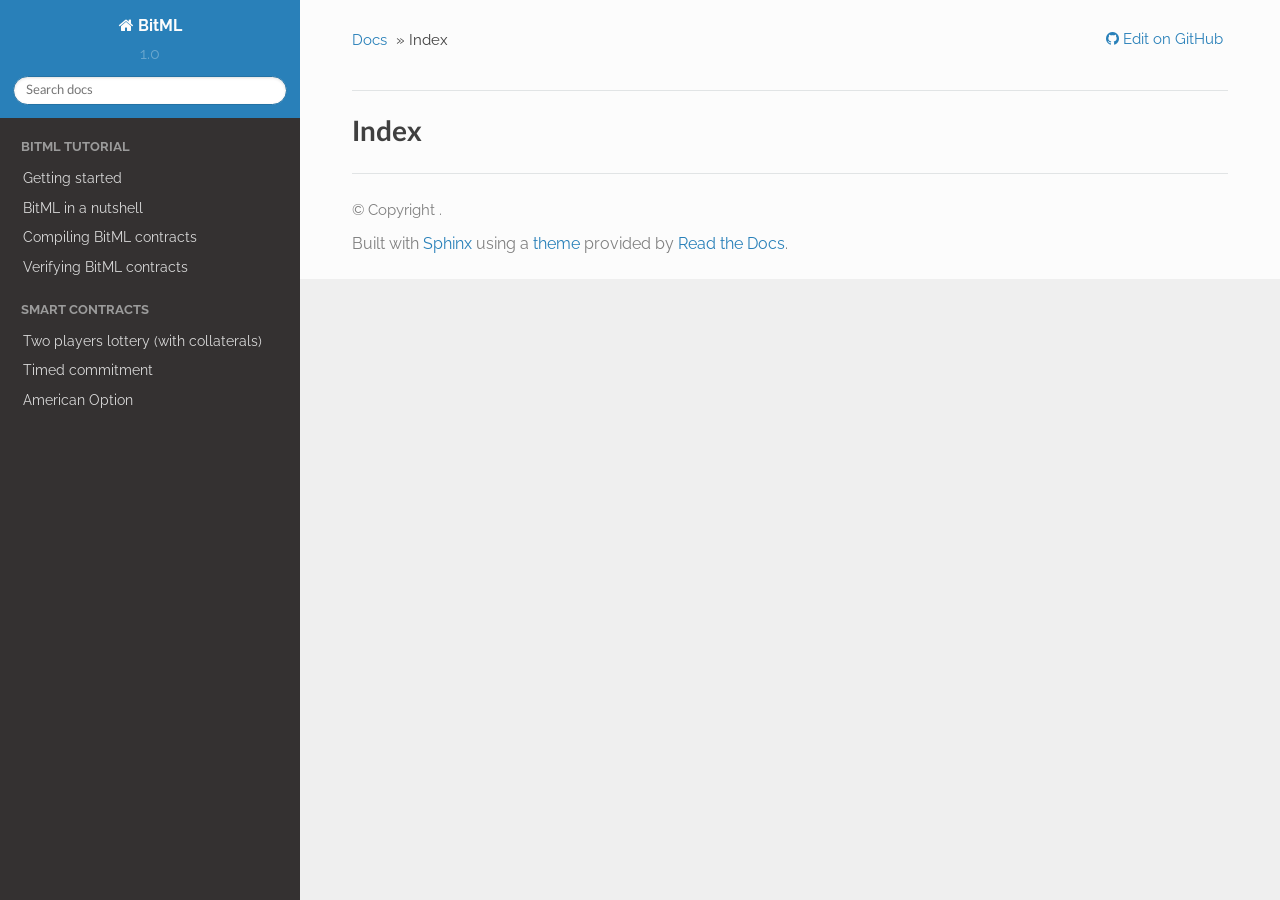
<file: docs/genindex.html>
<!DOCTYPE html>
<!--[if IE 8]><html class="no-js lt-ie9" lang="en" > <![endif]-->
<!--[if gt IE 8]><!--> <html class="no-js" lang="en" > <!--<![endif]-->
<head>
  <meta charset="utf-8">
  
  <meta name="viewport" content="width=device-width, initial-scale=1.0">
  
  <title>Index &mdash; BitML 2019-06-07_051313 documentation</title>
  

  
  
  
  

  

  
  
    

  

  <link rel="stylesheet" href="_static/css/custom.css" type="text/css" />
  <link rel="stylesheet" href="_static/pygments.css" type="text/css" />
     
    <link href="https://fonts.googleapis.com/css?family=Raleway:400,500|Roboto" rel="stylesheet">
    <link href="https://fonts.googleapis.com/css?family=Inconsolata" rel="stylesheet">


  
  <script src="_static/js/modernizr.min.js"></script>

</head>

<body class="wy-body-for-nav">

   
  <div class="wy-grid-for-nav">

    
    <nav data-toggle="wy-nav-shift" class="wy-nav-side">
      <div class="wy-side-scroll">
        <div class="wy-side-nav-search">
          

          
            <a href="index.html" class="icon icon-home"> BitML
          

          
          </a>

          
            
            
              <div class="version">
                1.0
              </div>
            
          

          
<div role="search">
  <form id="rtd-search-form" class="wy-form" action="search.html" method="get">
    <input type="text" name="q" placeholder="Search docs" />
    <input type="hidden" name="check_keywords" value="yes" />
    <input type="hidden" name="area" value="default" />
  </form>
</div>

          
        </div>

        <div class="wy-menu wy-menu-vertical" data-spy="affix" role="navigation" aria-label="main navigation">
          
            
            
              
            
            
              <p class="caption"><span class="caption-text">BitML Tutorial</span></p>
<ul>
<li class="toctree-l1"><a class="reference internal" href="installation.html">Getting started</a></li>
<li class="toctree-l1"><a class="reference internal" href="nutshell.html">BitML in a nutshell</a></li>
<li class="toctree-l1"><a class="reference internal" href="compiler.html">Compiling BitML contracts</a></li>
<li class="toctree-l1"><a class="reference internal" href="verification.html">Verifying BitML contracts</a></li>
</ul>
<p class="caption"><span class="caption-text">Smart contracts</span></p>
<ul>
<li class="toctree-l1"><a class="reference internal" href="2p-lottery.html">Two players lottery (with collaterals)</a></li>
<li class="toctree-l1"><a class="reference internal" href="tc.html">Timed commitment</a></li>
<li class="toctree-l1"><a class="reference internal" href="american-option.html">American Option</a></li>
</ul>

            
          
        </div>
      </div>
    </nav>

    <section data-toggle="wy-nav-shift" class="wy-nav-content-wrap">

      
      <nav class="wy-nav-top" aria-label="top navigation">
        
          <i data-toggle="wy-nav-top" class="fa fa-bars"></i>
          <a href="index.html">BitML</a>
        
      </nav>


      <div class="wy-nav-content">
        
        <div class="rst-content">
        
          















<div role="navigation" aria-label="breadcrumbs navigation">

  <ul class="wy-breadcrumbs">
    
      <li><a href="index.html">Docs</a> &raquo;</li>
        
      <li>Index</li>
    
    
  <li class="wy-breadcrumbs-aside">
    
      
        
          <a target="_blank" href="https://github.com/acinu/bitml-doc/blob/master/source/genindex" class="fa fa-github"> Edit on GitHub</a>
        
      
      
    
  </li>

  </ul>

  
  <hr/>
</div>
          <div role="main" class="document" itemscope="itemscope" itemtype="http://schema.org/Article">
           <div itemprop="articleBody">
            

<h1 id="index">Index</h1>

<div class="genindex-jumpbox">
 
</div>


           </div>
           
          </div>
          <footer>
  

  <hr/>

  <div role="contentinfo">
    <p>
        &copy; Copyright .

    </p>
  </div>
  Built with <a href="http://sphinx-doc.org/">Sphinx</a> using a <a href="https://github.com/rtfd/sphinx_rtd_theme">theme</a> provided by <a href="https://readthedocs.org">Read the Docs</a>. 

</footer>

        </div>
      </div>

    </section>

  </div>
  


  

    <script type="text/javascript">
        var DOCUMENTATION_OPTIONS = {
            URL_ROOT:'./',
            VERSION:'2019-06-07_051313',
            LANGUAGE:'None',
            COLLAPSE_INDEX:false,
            FILE_SUFFIX:'.html',
            HAS_SOURCE:  true,
            SOURCELINK_SUFFIX: ''
        };
    </script>
      <script type="text/javascript" src="_static/jquery.js"></script>
      <script type="text/javascript" src="_static/underscore.js"></script>
      <script type="text/javascript" src="_static/doctools.js"></script>

  

  <script type="text/javascript" src="_static/js/theme.js"></script>

  <script type="text/javascript">
      jQuery(function () {
          SphinxRtdTheme.Navigation.enable(true);
      });
  </script>
     
    <script type="text/javascript" src="_static/js/codesets.js"></script>
    <script type="text/javascript" src="_static/js/codecompare.js"></script>

    <!-- Global site tag (gtag.js) - Google Analytics -->
    <script async src="https://www.googletagmanager.com/gtag/js?id=UA-101929937-2"></script>
    <script>
        window.dataLayer = window.dataLayer || [];
        function gtag(){dataLayer.push(arguments);}
        gtag('js', new Date());
        gtag('config', 'UA-101929937-2');
    </script>

    <!-- Remove empty span -->
    <script type="text/javascript">
        $('span:empty').remove()
    </script>


</body>
</html>
</file>
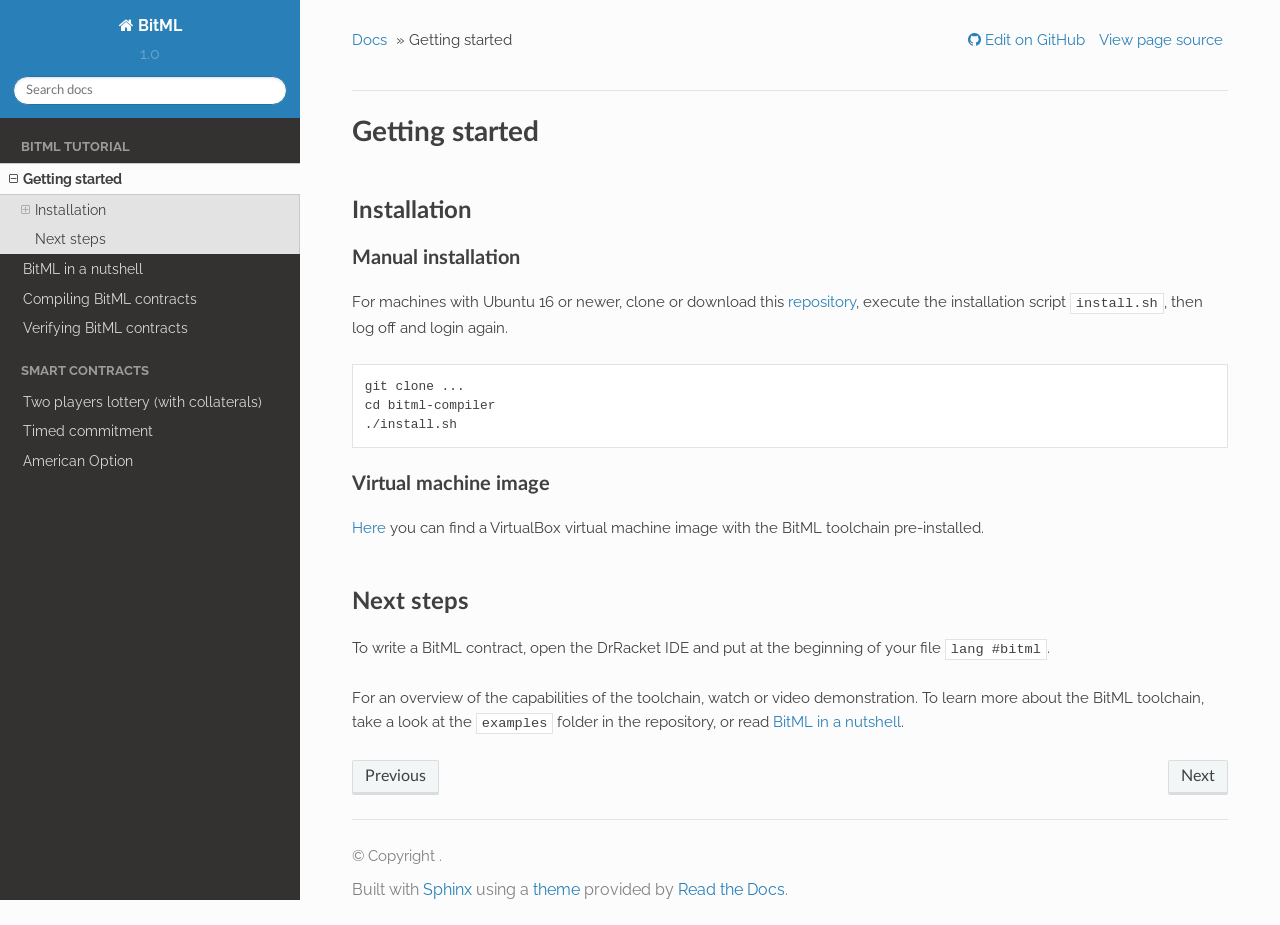
<file: docs/installation.html>
<!DOCTYPE html>
<!--[if IE 8]><html class="no-js lt-ie9" lang="en" > <![endif]-->
<!--[if gt IE 8]><!--> <html class="no-js" lang="en" > <!--<![endif]-->
<head>
  <meta charset="utf-8">
  
  <meta name="viewport" content="width=device-width, initial-scale=1.0">
  
  <title>Getting started &mdash; BitML 2019-06-07_051313 documentation</title>
  

  
  
  
  

  

  
  
    

  

  <link rel="stylesheet" href="_static/css/custom.css" type="text/css" />
  <link rel="stylesheet" href="_static/pygments.css" type="text/css" />
    <link rel="next" title="BitML in a nutshell" href="nutshell.html" />
    <link rel="prev" title="BitML Toolchain" href="index.html" />
     
    <link href="https://fonts.googleapis.com/css?family=Raleway:400,500|Roboto" rel="stylesheet">
    <link href="https://fonts.googleapis.com/css?family=Inconsolata" rel="stylesheet">


  
  <script src="_static/js/modernizr.min.js"></script>

</head>

<body class="wy-body-for-nav">

   
  <div class="wy-grid-for-nav">

    
    <nav data-toggle="wy-nav-shift" class="wy-nav-side">
      <div class="wy-side-scroll">
        <div class="wy-side-nav-search">
          

          
            <a href="index.html" class="icon icon-home"> BitML
          

          
          </a>

          
            
            
              <div class="version">
                1.0
              </div>
            
          

          
<div role="search">
  <form id="rtd-search-form" class="wy-form" action="search.html" method="get">
    <input type="text" name="q" placeholder="Search docs" />
    <input type="hidden" name="check_keywords" value="yes" />
    <input type="hidden" name="area" value="default" />
  </form>
</div>

          
        </div>

        <div class="wy-menu wy-menu-vertical" data-spy="affix" role="navigation" aria-label="main navigation">
          
            
            
              
            
            
              <p class="caption"><span class="caption-text">BitML Tutorial</span></p>
<ul class="current">
<li class="toctree-l1 current"><a class="current reference internal" href="#">Getting started</a><ul>
<li class="toctree-l2"><a class="reference internal" href="#installation">Installation</a><ul>
<li class="toctree-l3"><a class="reference internal" href="#manual-installation">Manual installation</a></li>
<li class="toctree-l3"><a class="reference internal" href="#virtual-machine-image">Virtual machine image</a></li>
</ul>
</li>
<li class="toctree-l2"><a class="reference internal" href="#next-steps">Next steps</a></li>
</ul>
</li>
<li class="toctree-l1"><a class="reference internal" href="nutshell.html">BitML in a nutshell</a></li>
<li class="toctree-l1"><a class="reference internal" href="compiler.html">Compiling BitML contracts</a></li>
<li class="toctree-l1"><a class="reference internal" href="verification.html">Verifying BitML contracts</a></li>
</ul>
<p class="caption"><span class="caption-text">Smart contracts</span></p>
<ul>
<li class="toctree-l1"><a class="reference internal" href="2p-lottery.html">Two players lottery (with collaterals)</a></li>
<li class="toctree-l1"><a class="reference internal" href="tc.html">Timed commitment</a></li>
<li class="toctree-l1"><a class="reference internal" href="american-option.html">American Option</a></li>
</ul>

            
          
        </div>
      </div>
    </nav>

    <section data-toggle="wy-nav-shift" class="wy-nav-content-wrap">

      
      <nav class="wy-nav-top" aria-label="top navigation">
        
          <i data-toggle="wy-nav-top" class="fa fa-bars"></i>
          <a href="index.html">BitML</a>
        
      </nav>


      <div class="wy-nav-content">
        
        <div class="rst-content">
        
          















<div role="navigation" aria-label="breadcrumbs navigation">

  <ul class="wy-breadcrumbs">
    
      <li><a href="index.html">Docs</a> &raquo;</li>
        
      <li>Getting started</li>
    
    
  <li class="wy-breadcrumbs-aside">
    
      
        
          <a target="_blank" href="https://github.com/acinu/bitml-doc/blob/master/source/installation.rst" class="fa fa-github"> Edit on GitHub</a>
        
      
      
        <a target="_blank" href="_sources/installation.txt" rel="nofollow"> View page source</a>
      
    
  </li>

  </ul>

  
  <hr/>
</div>
          <div role="main" class="document" itemscope="itemscope" itemtype="http://schema.org/Article">
           <div itemprop="articleBody">
            
  <div class="section" id="getting-started">
<h1>Getting started<a class="headerlink" href="#getting-started" title="Permalink to this headline">¶</a></h1>
<div class="section" id="installation">
<h2>Installation<a class="headerlink" href="#installation" title="Permalink to this headline">¶</a></h2>
<div class="section" id="manual-installation">
<h3>Manual installation<a class="headerlink" href="#manual-installation" title="Permalink to this headline">¶</a></h3>
<p>For machines with Ubuntu 16 or newer,
clone or download this <a class="reference external" href="https://anonymous.4open.science/r/61504533-2efd-4bb6-88c8-d9d09f4cf28c/">repository</a>,
execute the installation script <tt class="code docutils literal">install.sh</tt>, then log off and login again.</p>
<div class="highlight-console"><div class="highlight"><pre><span></span><span class="go">git clone ...</span>
<span class="go">cd bitml-compiler</span>
<span class="go">./install.sh</span>
</pre></div>
</div>
</div>
<div class="section" id="virtual-machine-image">
<h3>Virtual machine image<a class="headerlink" href="#virtual-machine-image" title="Permalink to this headline">¶</a></h3>
<p><a class="reference external" href="https://drive.google.com/file/d/1hVE2s2cr83z1X4VZNg2pKHfAH5-Dq4wX/view?usp=sharing">Here</a>
you can find a VirtualBox virtual machine image with the BitML toolchain pre-installed.</p>
</div>
</div>
<div class="section" id="next-steps">
<h2>Next steps<a class="headerlink" href="#next-steps" title="Permalink to this headline">¶</a></h2>
<p>To write a BitML contract, open the DrRacket IDE and put at the beginning of your file <tt class="code docutils literal">lang #bitml</tt>.</p>
<p>For an overview of the capabilities of the toolchain, watch or video demonstration.
To learn more about the BitML toolchain, take a look at the <tt class="code docutils literal">examples</tt> folder in the repository,
or read <a class="reference internal" href="nutshell.html#bitml-in-a-nuthsell"><span class="std std-ref">BitML in a nutshell</span></a>.</p>
</div>
</div>


           </div>
           
          </div>
          <footer>
  
    <div class="rst-footer-buttons" role="navigation" aria-label="footer navigation">
      
        <a href="nutshell.html" class="btn btn-neutral float-right" title="BitML in a nutshell" accesskey="n" rel="next">Next <span class="fa fa-arrow-circle-right"></span></a>
      
      
        <a href="index.html" class="btn btn-neutral" title="BitML Toolchain" accesskey="p" rel="prev"><span class="fa fa-arrow-circle-left"></span> Previous</a>
      
    </div>
  

  <hr/>

  <div role="contentinfo">
    <p>
        &copy; Copyright .

    </p>
  </div>
  Built with <a href="http://sphinx-doc.org/">Sphinx</a> using a <a href="https://github.com/rtfd/sphinx_rtd_theme">theme</a> provided by <a href="https://readthedocs.org">Read the Docs</a>. 

</footer>

        </div>
      </div>

    </section>

  </div>
  


  

    <script type="text/javascript">
        var DOCUMENTATION_OPTIONS = {
            URL_ROOT:'./',
            VERSION:'2019-06-07_051313',
            LANGUAGE:'None',
            COLLAPSE_INDEX:false,
            FILE_SUFFIX:'.html',
            HAS_SOURCE:  true,
            SOURCELINK_SUFFIX: ''
        };
    </script>
      <script type="text/javascript" src="_static/jquery.js"></script>
      <script type="text/javascript" src="_static/underscore.js"></script>
      <script type="text/javascript" src="_static/doctools.js"></script>

  

  <script type="text/javascript" src="_static/js/theme.js"></script>

  <script type="text/javascript">
      jQuery(function () {
          SphinxRtdTheme.Navigation.enable(true);
      });
  </script>
     
    <script type="text/javascript" src="_static/js/codesets.js"></script>
    <script type="text/javascript" src="_static/js/codecompare.js"></script>

    <!-- Global site tag (gtag.js) - Google Analytics -->
    <script async src="https://www.googletagmanager.com/gtag/js?id=UA-101929937-2"></script>
    <script>
        window.dataLayer = window.dataLayer || [];
        function gtag(){dataLayer.push(arguments);}
        gtag('js', new Date());
        gtag('config', 'UA-101929937-2');
    </script>

    <!-- Remove empty span -->
    <script type="text/javascript">
        $('span:empty').remove()
    </script>


</body>
</html>
</file>
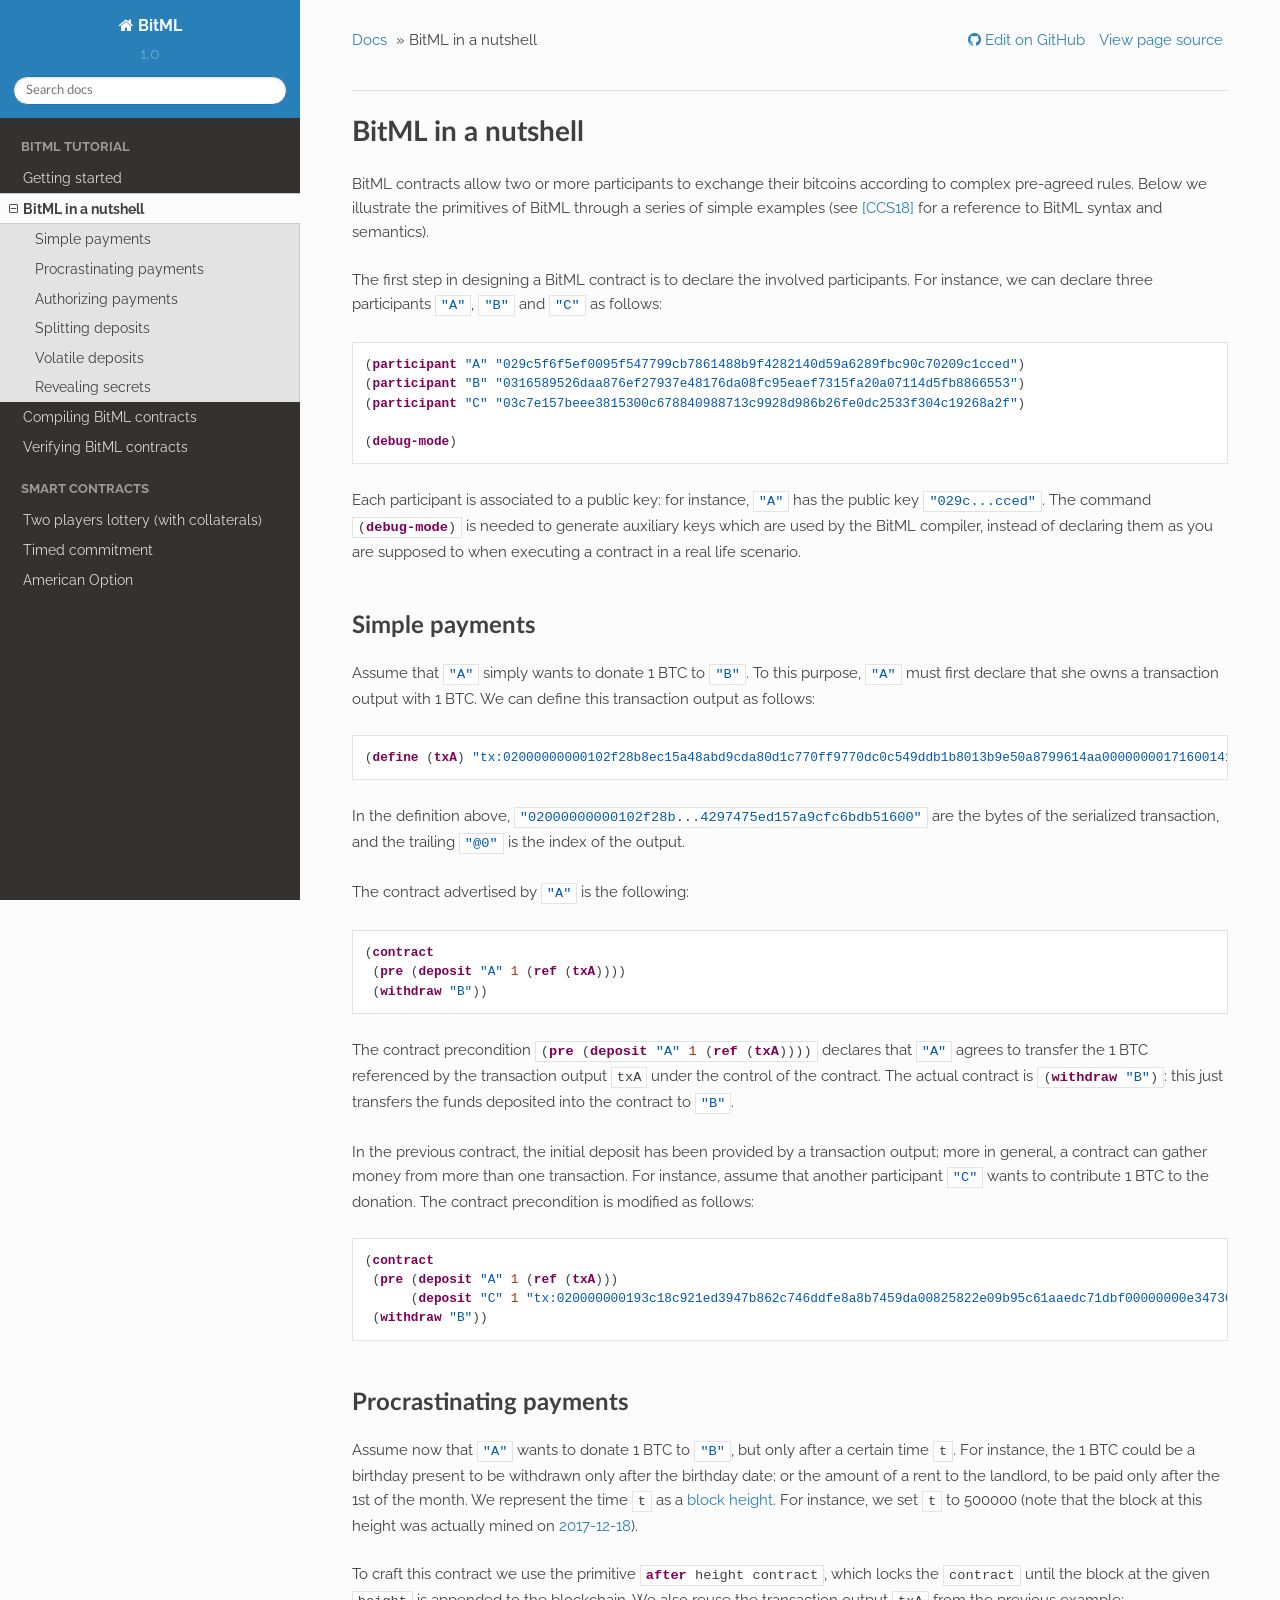
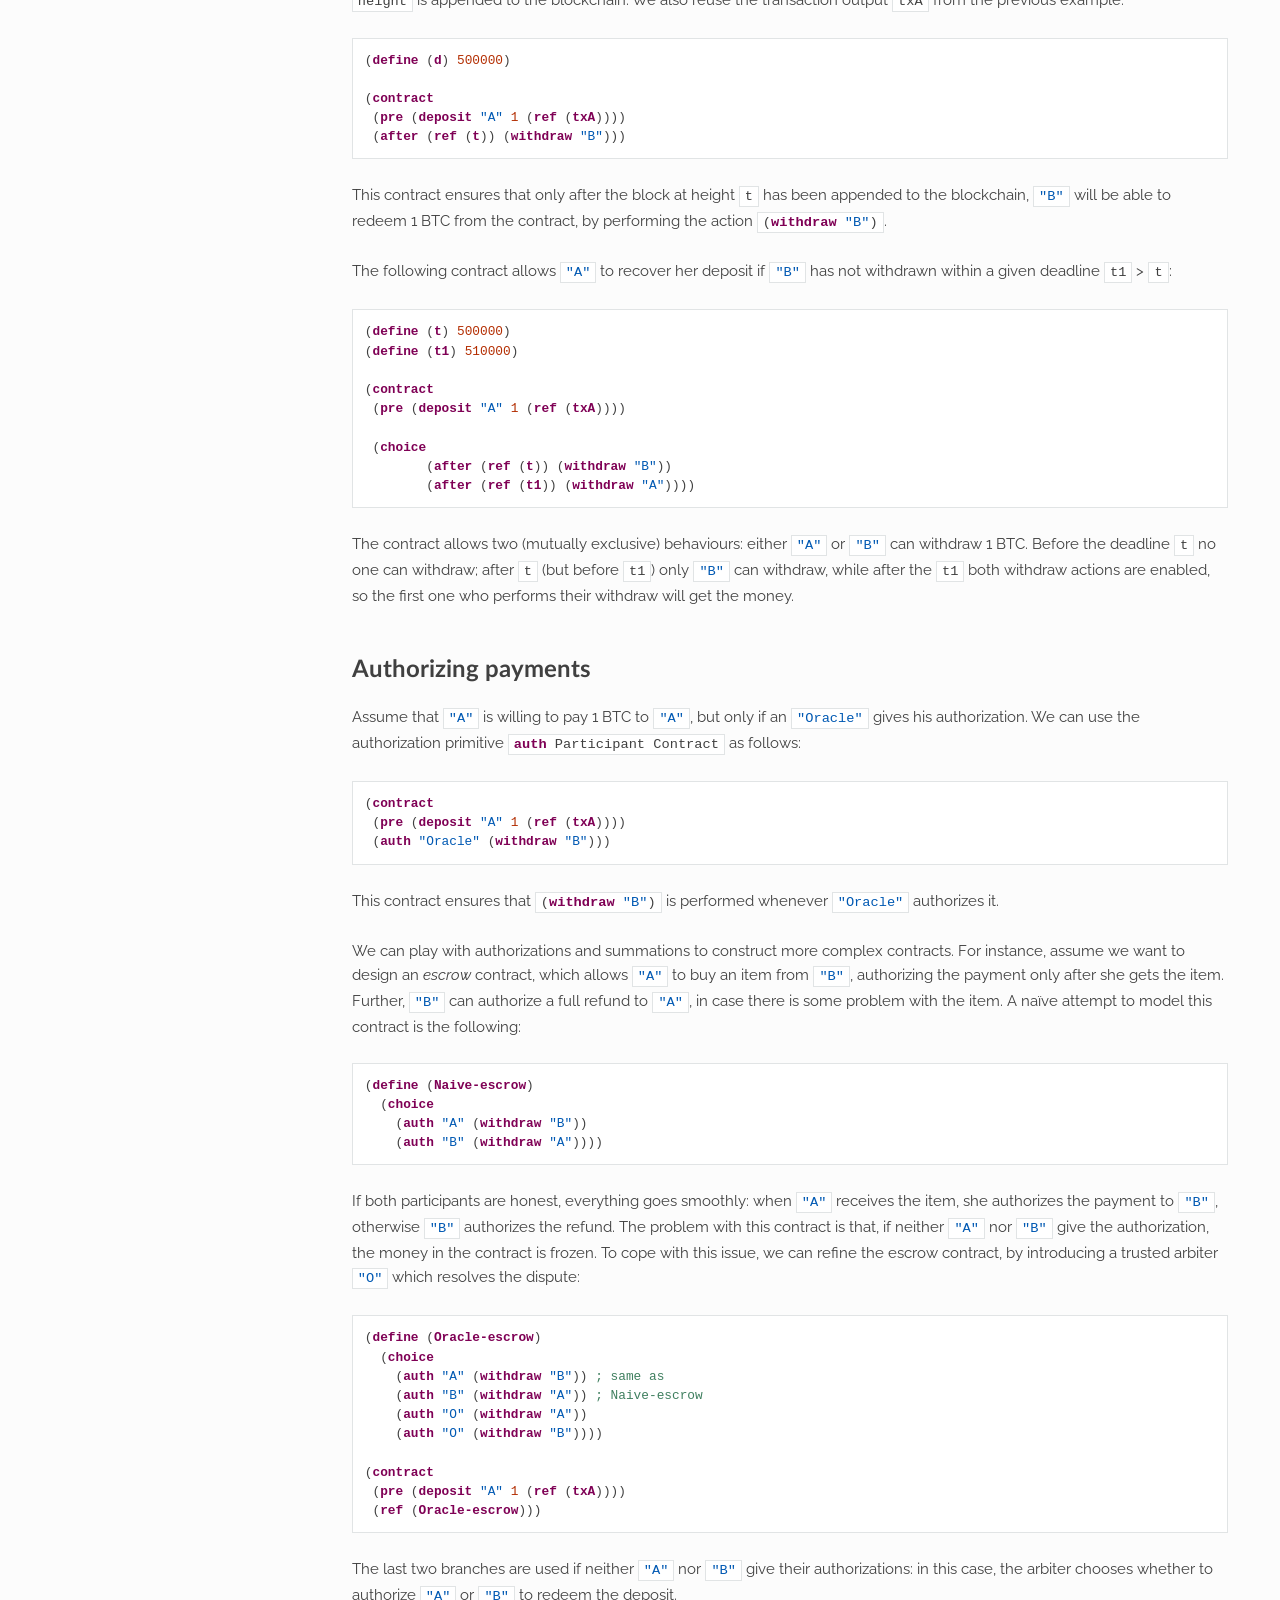
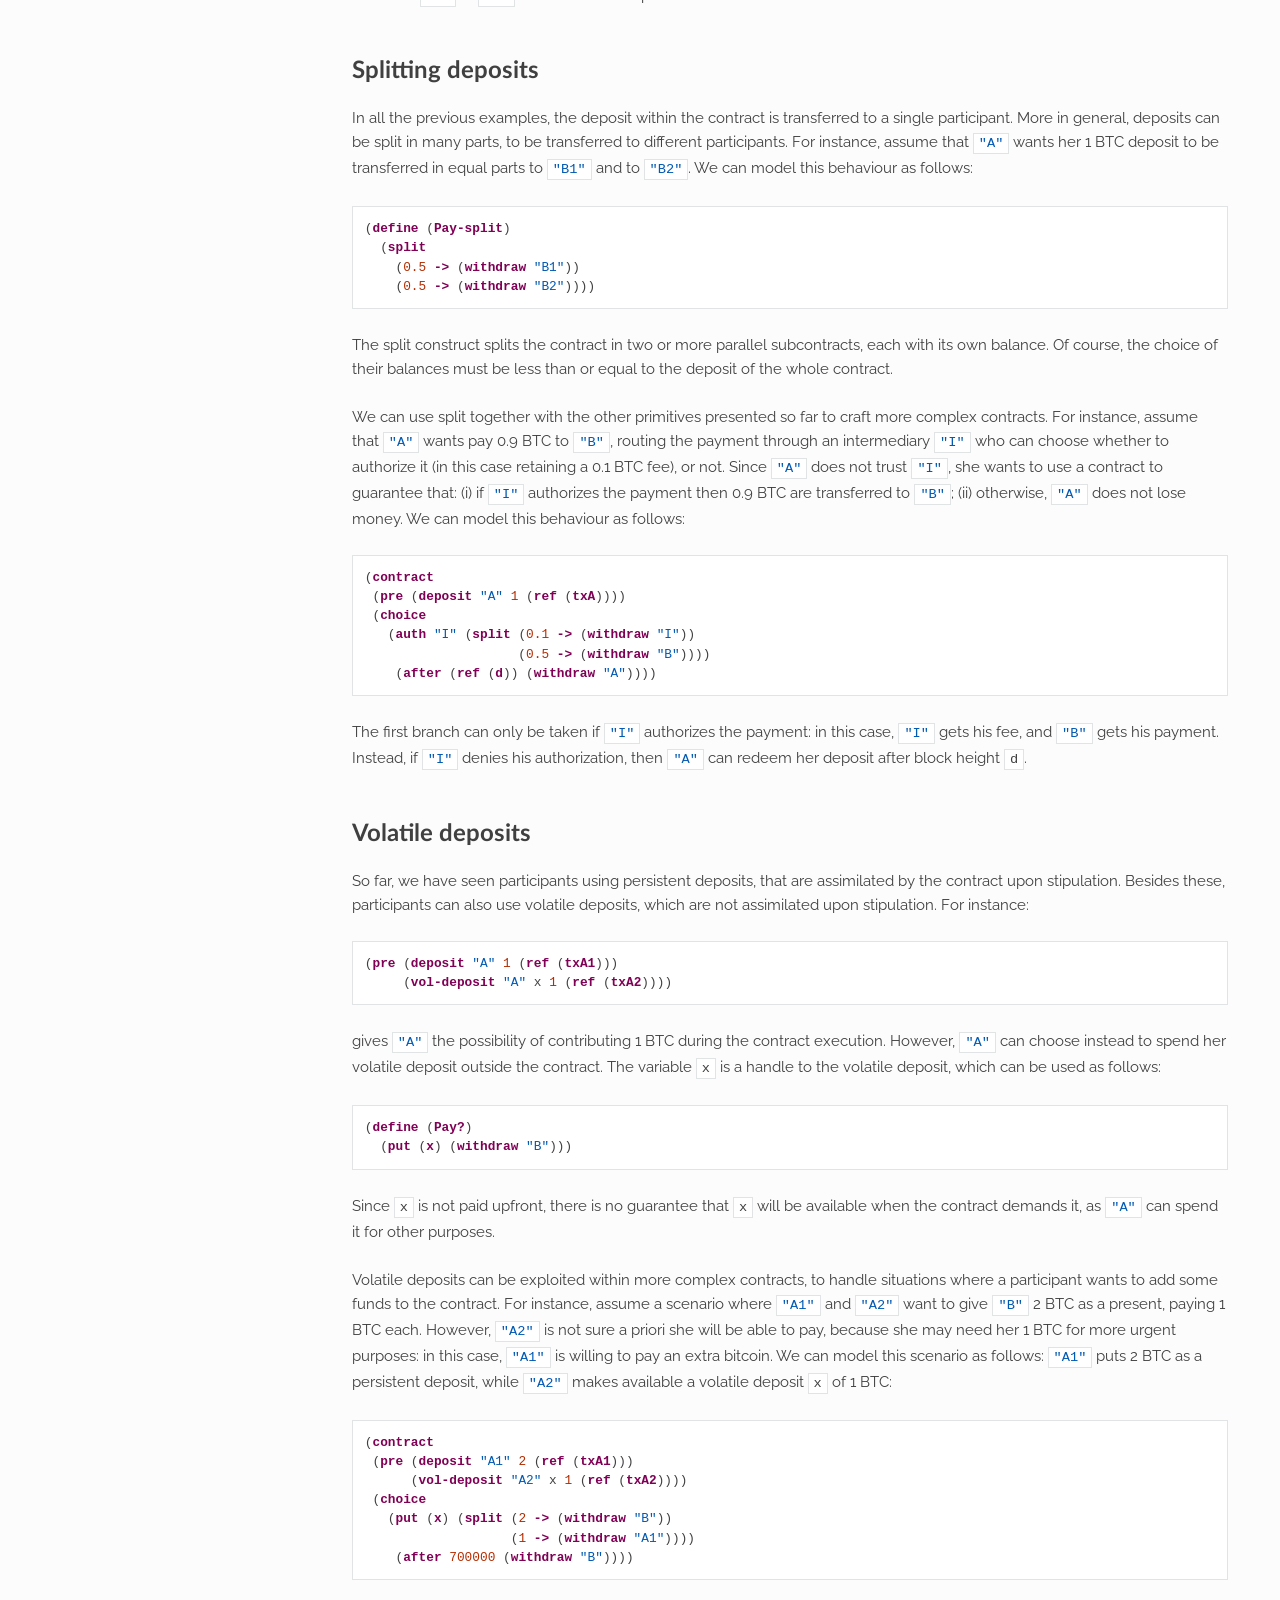
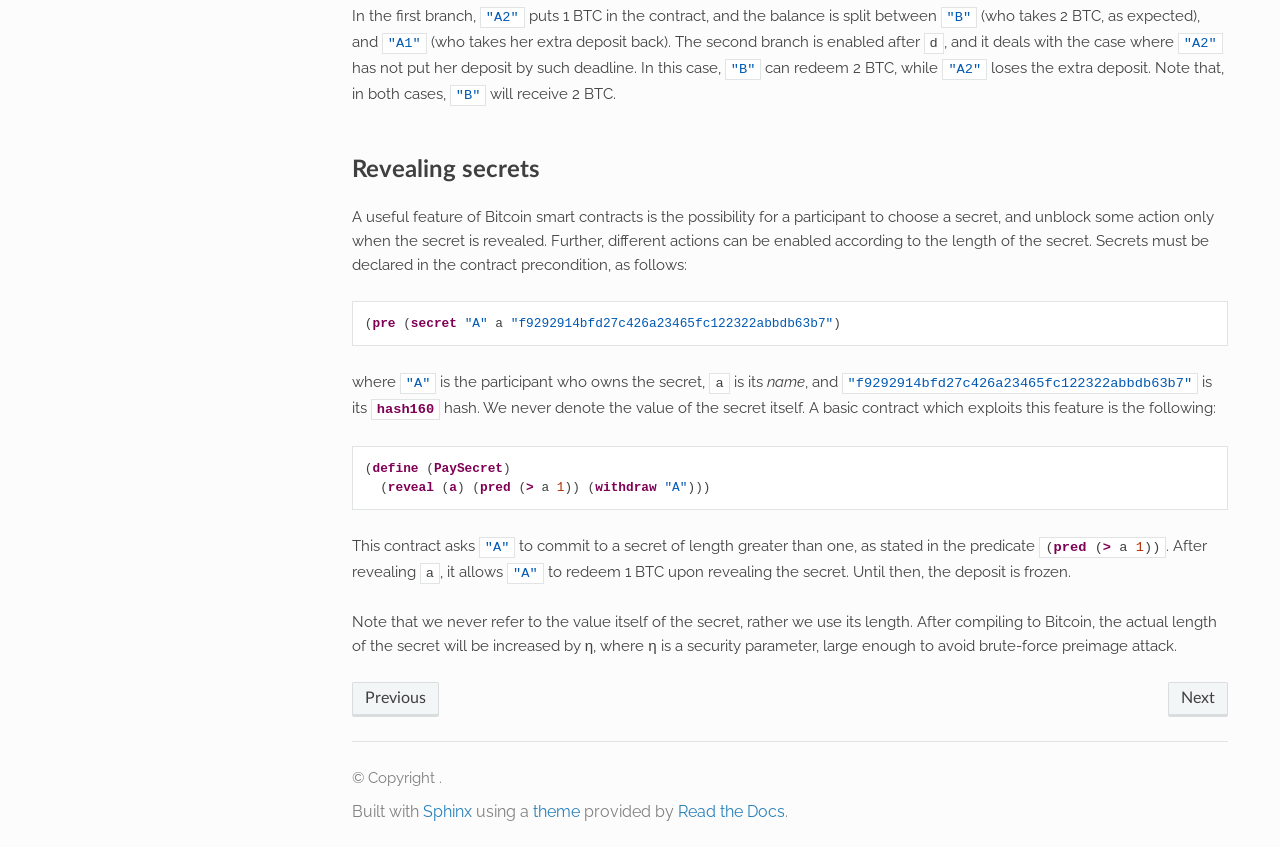
<file: docs/nutshell.html>
<!DOCTYPE html>
<!--[if IE 8]><html class="no-js lt-ie9" lang="en" > <![endif]-->
<!--[if gt IE 8]><!--> <html class="no-js" lang="en" > <!--<![endif]-->
<head>
  <meta charset="utf-8">
  
  <meta name="viewport" content="width=device-width, initial-scale=1.0">
  
  <title>BitML in a nutshell &mdash; BitML 2019-06-07_051313 documentation</title>
  

  
  
  
  

  

  
  
    

  

  <link rel="stylesheet" href="_static/css/custom.css" type="text/css" />
  <link rel="stylesheet" href="_static/pygments.css" type="text/css" />
    <link rel="next" title="Compiling BitML contracts" href="compiler.html" />
    <link rel="prev" title="Getting started" href="installation.html" />
     
    <link href="https://fonts.googleapis.com/css?family=Raleway:400,500|Roboto" rel="stylesheet">
    <link href="https://fonts.googleapis.com/css?family=Inconsolata" rel="stylesheet">


  
  <script src="_static/js/modernizr.min.js"></script>

</head>

<body class="wy-body-for-nav">

   
  <div class="wy-grid-for-nav">

    
    <nav data-toggle="wy-nav-shift" class="wy-nav-side">
      <div class="wy-side-scroll">
        <div class="wy-side-nav-search">
          

          
            <a href="index.html" class="icon icon-home"> BitML
          

          
          </a>

          
            
            
              <div class="version">
                1.0
              </div>
            
          

          
<div role="search">
  <form id="rtd-search-form" class="wy-form" action="search.html" method="get">
    <input type="text" name="q" placeholder="Search docs" />
    <input type="hidden" name="check_keywords" value="yes" />
    <input type="hidden" name="area" value="default" />
  </form>
</div>

          
        </div>

        <div class="wy-menu wy-menu-vertical" data-spy="affix" role="navigation" aria-label="main navigation">
          
            
            
              
            
            
              <p class="caption"><span class="caption-text">BitML Tutorial</span></p>
<ul class="current">
<li class="toctree-l1"><a class="reference internal" href="installation.html">Getting started</a></li>
<li class="toctree-l1 current"><a class="current reference internal" href="#">BitML in a nutshell</a><ul>
<li class="toctree-l2"><a class="reference internal" href="#simple-payments">Simple payments</a></li>
<li class="toctree-l2"><a class="reference internal" href="#procrastinating-payments">Procrastinating payments</a></li>
<li class="toctree-l2"><a class="reference internal" href="#authorizing-payments">Authorizing payments</a></li>
<li class="toctree-l2"><a class="reference internal" href="#splitting-deposits">Splitting deposits</a></li>
<li class="toctree-l2"><a class="reference internal" href="#volatile-deposits">Volatile deposits</a></li>
<li class="toctree-l2"><a class="reference internal" href="#revealing-secrets">Revealing secrets</a></li>
</ul>
</li>
<li class="toctree-l1"><a class="reference internal" href="compiler.html">Compiling BitML contracts</a></li>
<li class="toctree-l1"><a class="reference internal" href="verification.html">Verifying BitML contracts</a></li>
</ul>
<p class="caption"><span class="caption-text">Smart contracts</span></p>
<ul>
<li class="toctree-l1"><a class="reference internal" href="2p-lottery.html">Two players lottery (with collaterals)</a></li>
<li class="toctree-l1"><a class="reference internal" href="tc.html">Timed commitment</a></li>
<li class="toctree-l1"><a class="reference internal" href="american-option.html">American Option</a></li>
</ul>

            
          
        </div>
      </div>
    </nav>

    <section data-toggle="wy-nav-shift" class="wy-nav-content-wrap">

      
      <nav class="wy-nav-top" aria-label="top navigation">
        
          <i data-toggle="wy-nav-top" class="fa fa-bars"></i>
          <a href="index.html">BitML</a>
        
      </nav>


      <div class="wy-nav-content">
        
        <div class="rst-content">
        
          















<div role="navigation" aria-label="breadcrumbs navigation">

  <ul class="wy-breadcrumbs">
    
      <li><a href="index.html">Docs</a> &raquo;</li>
        
      <li>BitML in a nutshell</li>
    
    
  <li class="wy-breadcrumbs-aside">
    
      
        
          <a target="_blank" href="https://github.com/acinu/bitml-doc/blob/master/source/nutshell.rst" class="fa fa-github"> Edit on GitHub</a>
        
      
      
        <a target="_blank" href="_sources/nutshell.txt" rel="nofollow"> View page source</a>
      
    
  </li>

  </ul>

  
  <hr/>
</div>
          <div role="main" class="document" itemscope="itemscope" itemtype="http://schema.org/Article">
           <div itemprop="articleBody">
            
  <div class="section" id="langname-in-a-nutshell">
<span id="bitml-in-a-nuthsell"></span><h1>BitML in a nutshell<a class="headerlink" href="#langname-in-a-nutshell" title="Permalink to this headline">¶</a></h1>
<p>BitML contracts allow two or more participants to exchange
their bitcoins according to complex pre-agreed rules.
Below we illustrate the primitives of BitML through a series of
simple examples
(see <a class="reference internal" href="index.html#ccs18" id="id1">[CCS18]</a> for a reference to BitML syntax and semantics).</p>
<p>The first step in designing a BitML contract is to declare the involved participants.
For instance, we can declare three participants <code class="code bitml docutils literal highlight highlight-bitml"><span></span><span class="s">&quot;A&quot;</span></code>, <code class="code bitml docutils literal highlight highlight-bitml"><span></span><span class="s">&quot;B&quot;</span></code> and <code class="code bitml docutils literal highlight highlight-bitml"><span></span><span class="s">&quot;C&quot;</span></code> as follows:</p>
<div class="highlight-bitml"><div class="highlight"><pre><span></span><span class="p">(</span><span class="nf">participant</span> <span class="s">&quot;A&quot;</span> <span class="s">&quot;029c5f6f5ef0095f547799cb7861488b9f4282140d59a6289fbc90c70209c1cced&quot;</span><span class="p">)</span>
<span class="p">(</span><span class="nf">participant</span> <span class="s">&quot;B&quot;</span> <span class="s">&quot;0316589526daa876ef27937e48176da08fc95eaef7315fa20a07114d5fb8866553&quot;</span><span class="p">)</span>
<span class="p">(</span><span class="nf">participant</span> <span class="s">&quot;C&quot;</span> <span class="s">&quot;03c7e157beee3815300c678840988713c9928d986b26fe0dc2533f304c19268a2f&quot;</span><span class="p">)</span>

<span class="p">(</span><span class="nf">debug-mode</span><span class="p">)</span>
</pre></div>
</div>
<p>Each participant is associated to a public key: for instance, <code class="code bitml docutils literal highlight highlight-bitml"><span></span><span class="s">&quot;A&quot;</span></code>
has the public key <code class="code bitml docutils literal highlight highlight-bitml"><span></span><span class="s">&quot;029c...cced&quot;</span></code>.
The command <code class="code bitml docutils literal highlight highlight-bitml"><span></span><span class="p">(</span><span class="nf">debug-mode</span><span class="p">)</span></code> is needed to generate auxiliary keys
which are used by the BitML compiler,
instead of declaring them as you are supposed to when executing a contract in
a real life scenario.</p>
<div class="section" id="simple-payments">
<h2>Simple payments<a class="headerlink" href="#simple-payments" title="Permalink to this headline">¶</a></h2>
<p>Assume that <code class="code bitml docutils literal highlight highlight-bitml"><span></span><span class="s">&quot;A&quot;</span></code> simply wants to donate 1 BTC to <code class="code bitml docutils literal highlight highlight-bitml"><span></span><span class="s">&quot;B&quot;</span></code>.
To this purpose, <code class="code bitml docutils literal highlight highlight-bitml"><span></span><span class="s">&quot;A&quot;</span></code> must first declare that she owns
a transaction output with 1 BTC.
We can define this transaction output as follows:</p>
<div class="highlight-bitml"><div class="highlight"><pre><span></span><span class="p">(</span><span class="nf">define</span> <span class="p">(</span><span class="nf">txA</span><span class="p">)</span> <span class="s">&quot;tx:[base64]@1&quot;</span><span class="p">)</span>
</pre></div>
</div>
<p>In the definition above, <code class="code bitml docutils literal highlight highlight-bitml"><span></span><span class="s">&quot;02000000000102f28b...4297475ed157a9cfc6bdb51600&quot;</span></code>
are the bytes of the serialized transaction, and the trailing <code class="code bitml docutils literal highlight highlight-bitml"><span></span><span class="s">&quot;@0&quot;</span></code> is the index of the output.</p>
<p>The contract advertised by <code class="code bitml docutils literal highlight highlight-bitml"><span></span><span class="s">&quot;A&quot;</span></code> is the following:</p>
<div class="highlight-bitml"><div class="highlight"><pre><span></span><span class="p">(</span><span class="nf">contract</span>
 <span class="p">(</span><span class="k">pre </span><span class="p">(</span><span class="nf">deposit</span> <span class="s">&quot;A&quot;</span> <span class="mi">1</span> <span class="p">(</span><span class="nf">ref</span> <span class="p">(</span><span class="nf">txA</span><span class="p">))))</span>
 <span class="p">(</span><span class="k">withdraw </span><span class="s">&quot;B&quot;</span><span class="p">))</span>
</pre></div>
</div>
<p>The contract precondition <code class="code bitml docutils literal highlight highlight-bitml"><span></span><span class="p">(</span><span class="k">pre </span><span class="p">(</span><span class="nf">deposit</span> <span class="s">&quot;A&quot;</span> <span class="mi">1</span> <span class="p">(</span><span class="nf">ref</span> <span class="p">(</span><span class="nf">txA</span><span class="p">))))</span></code>
declares that <code class="code bitml docutils literal highlight highlight-bitml"><span></span><span class="s">&quot;A&quot;</span></code>
agrees to transfer the 1 BTC referenced by the transaction output <code class="code bitml docutils literal highlight highlight-bitml"><span></span><span class="nv">txA</span></code>
under the control of the contract.
The actual contract is <code class="code bitml docutils literal highlight highlight-bitml"><span></span><span class="p">(</span><span class="k">withdraw </span><span class="s">&quot;B&quot;</span><span class="p">)</span></code>:
this just transfers the funds deposited into the contract to <code class="code bitml docutils literal highlight highlight-bitml"><span></span><span class="s">&quot;B&quot;</span></code>.</p>
<p>In the previous contract, the initial deposit has been provided by a transaction output;
more in general, a contract can gather money from more than one transaction.
For instance, assume that another participant <code class="code bitml docutils literal highlight highlight-bitml"><span></span><span class="s">&quot;C&quot;</span></code> wants to contribute 1 BTC to the donation.
The contract precondition is modified as follows:</p>
<div class="highlight-bitml"><div class="highlight"><pre><span></span><span class="p">(</span><span class="nf">contract</span>
 <span class="p">(</span><span class="k">pre </span><span class="p">(</span><span class="nf">deposit</span> <span class="s">&quot;A&quot;</span> <span class="mi">1</span> <span class="p">(</span><span class="nf">ref</span> <span class="p">(</span><span class="nf">txA</span><span class="p">)))</span>
      <span class="p">(</span><span class="nf">deposit</span> <span class="s">&quot;C&quot;</span> <span class="mi">1</span> <span class="s">&quot;tx:[base64]@0&quot;</span><span class="p">))</span>
 <span class="p">(</span><span class="k">withdraw </span><span class="s">&quot;B&quot;</span><span class="p">))</span>
</pre></div>
</div>
</div>
<div class="section" id="procrastinating-payments">
<h2>Procrastinating payments<a class="headerlink" href="#procrastinating-payments" title="Permalink to this headline">¶</a></h2>
<p>Assume now that <code class="code bitml docutils literal highlight highlight-bitml"><span></span><span class="s">&quot;A&quot;</span></code> wants to donate 1 BTC to <code class="code bitml docutils literal highlight highlight-bitml"><span></span><span class="s">&quot;B&quot;</span></code>,
but only after a certain time <code class="code bitml docutils literal highlight highlight-bitml"><span></span><span class="nv">t</span></code>.
For instance, the 1 BTC could be a birthday present to be withdrawn
only after the birthday date; or the amount of a rent to the landlord,
to be paid only after the 1st of the month.
We represent the time <code class="code bitml docutils literal highlight highlight-bitml"><span></span><span class="nv">t</span></code> as a <a class="reference external" href="https://bitcoin.org/en/glossary/block-height">block height</a>.
For instance, we set <code class="code bitml docutils literal highlight highlight-bitml"><span></span><span class="nv">t</span></code> to 500000
(note that the block at this height was actually mined on
<a class="reference external" href="https://www.blockchain.com/btc/block-height/500000">2017-12-18</a>).</p>
<p>To craft this contract we use the primitive <code class="code bitml docutils literal highlight highlight-bitml"><span></span><span class="k">after </span><span class="nv">height</span> <span class="nv">contract</span></code>,
which locks the <code class="code bitml docutils literal highlight highlight-bitml"><span></span><span class="nv">contract</span></code> until
the block at the given <code class="code bitml docutils literal highlight highlight-bitml"><span></span><span class="nv">height</span></code> is appended to the blockchain.
We also reuse the transaction output <code class="code bitml docutils literal highlight highlight-bitml"><span></span><span class="nv">txA</span></code> from the previous example:</p>
<div class="highlight-bitml"><div class="highlight"><pre><span></span><span class="p">(</span><span class="nf">define</span> <span class="p">(</span><span class="nf">d</span><span class="p">)</span> <span class="mi">500000</span><span class="p">)</span>

<span class="p">(</span><span class="nf">contract</span>
 <span class="p">(</span><span class="k">pre </span><span class="p">(</span><span class="nf">deposit</span> <span class="s">&quot;A&quot;</span> <span class="mi">1</span> <span class="p">(</span><span class="nf">ref</span> <span class="p">(</span><span class="nf">txA</span><span class="p">))))</span>
 <span class="p">(</span><span class="k">after </span><span class="p">(</span><span class="nf">ref</span> <span class="p">(</span><span class="nf">t</span><span class="p">))</span> <span class="p">(</span><span class="k">withdraw </span><span class="s">&quot;B&quot;</span><span class="p">)))</span>
</pre></div>
</div>
<p>This contract ensures that only after
the block at height <code class="code bitml docutils literal highlight highlight-bitml"><span></span><span class="nv">t</span></code> has been appended to the blockchain,
<code class="code bitml docutils literal highlight highlight-bitml"><span></span><span class="s">&quot;B&quot;</span></code> will be able to redeem 1 BTC from the contract,
by performing the action <code class="code bitml docutils literal highlight highlight-bitml"><span></span><span class="p">(</span><span class="k">withdraw </span><span class="s">&quot;B&quot;</span><span class="p">)</span></code>.</p>
<p>The following contract allows <code class="code bitml docutils literal highlight highlight-bitml"><span></span><span class="s">&quot;A&quot;</span></code> to recover her deposit if
<code class="code bitml docutils literal highlight highlight-bitml"><span></span><span class="s">&quot;B&quot;</span></code> has not withdrawn within a given deadline <code class="code bitml docutils literal highlight highlight-bitml"><span></span><span class="nv">t1</span></code> &gt; <code class="code bitml docutils literal highlight highlight-bitml"><span></span><span class="nv">t</span></code>:</p>
<div class="highlight-bitml"><div class="highlight"><pre><span></span><span class="p">(</span><span class="nf">define</span> <span class="p">(</span><span class="nf">t</span><span class="p">)</span> <span class="mi">500000</span><span class="p">)</span>
<span class="p">(</span><span class="nf">define</span> <span class="p">(</span><span class="nf">t1</span><span class="p">)</span> <span class="mi">510000</span><span class="p">)</span>

<span class="p">(</span><span class="nf">contract</span>
 <span class="p">(</span><span class="k">pre </span><span class="p">(</span><span class="nf">deposit</span> <span class="s">&quot;A&quot;</span> <span class="mi">1</span> <span class="p">(</span><span class="nf">ref</span> <span class="p">(</span><span class="nf">txA</span><span class="p">))))</span>

 <span class="p">(</span><span class="nf">choice</span>
        <span class="p">(</span><span class="k">after </span><span class="p">(</span><span class="nf">ref</span> <span class="p">(</span><span class="nf">t</span><span class="p">))</span> <span class="p">(</span><span class="k">withdraw </span><span class="s">&quot;B&quot;</span><span class="p">))</span>
        <span class="p">(</span><span class="k">after </span><span class="p">(</span><span class="nf">ref</span> <span class="p">(</span><span class="nf">t1</span><span class="p">))</span> <span class="p">(</span><span class="k">withdraw </span><span class="s">&quot;A&quot;</span><span class="p">))))</span>
</pre></div>
</div>
<p>The contract allows two (mutually exclusive) behaviours:
either <code class="code bitml docutils literal highlight highlight-bitml"><span></span><span class="s">&quot;A&quot;</span></code> or <code class="code bitml docutils literal highlight highlight-bitml"><span></span><span class="s">&quot;B&quot;</span></code> can withdraw 1 BTC.
Before the deadline <code class="code bitml docutils literal highlight highlight-bitml"><span></span><span class="nv">t</span></code> no one can withdraw;
after <code class="code bitml docutils literal highlight highlight-bitml"><span></span><span class="nv">t</span></code> (but before <code class="code bitml docutils literal highlight highlight-bitml"><span></span><span class="nv">t1</span></code>) only <code class="code bitml docutils literal highlight highlight-bitml"><span></span><span class="s">&quot;B&quot;</span></code> can withdraw,
while after the <code class="code bitml docutils literal highlight highlight-bitml"><span></span><span class="nv">t1</span></code> both withdraw actions are enabled,
so the first one who performs their withdraw will get the money.</p>
</div>
<div class="section" id="authorizing-payments">
<h2>Authorizing payments<a class="headerlink" href="#authorizing-payments" title="Permalink to this headline">¶</a></h2>
<p>Assume that <code class="code bitml docutils literal highlight highlight-bitml"><span></span><span class="s">&quot;A&quot;</span></code> is willing to pay 1 BTC to <code class="code bitml docutils literal highlight highlight-bitml"><span></span><span class="s">&quot;A&quot;</span></code>,
but only if an <code class="code bitml docutils literal highlight highlight-bitml"><span></span><span class="s">&quot;Oracle&quot;</span></code> gives his authorization.
We can use the authorization primitive <code class="code bitml docutils literal highlight highlight-bitml"><span></span><span class="k">auth </span><span class="nv">Participant</span> <span class="nv">Contract</span></code> as follows:</p>
<div class="highlight-bitml"><div class="highlight"><pre><span></span><span class="p">(</span><span class="nf">contract</span>
 <span class="p">(</span><span class="k">pre </span><span class="p">(</span><span class="nf">deposit</span> <span class="s">&quot;A&quot;</span> <span class="mi">1</span> <span class="p">(</span><span class="nf">ref</span> <span class="p">(</span><span class="nf">txA</span><span class="p">))))</span>
 <span class="p">(</span><span class="k">auth </span><span class="s">&quot;Oracle&quot;</span> <span class="p">(</span><span class="k">withdraw </span><span class="s">&quot;B&quot;</span><span class="p">)))</span>
</pre></div>
</div>
<p>This contract ensures that <code class="code bitml docutils literal highlight highlight-bitml"><span></span><span class="p">(</span><span class="k">withdraw </span><span class="s">&quot;B&quot;</span><span class="p">)</span></code>
is performed whenever <code class="code bitml docutils literal highlight highlight-bitml"><span></span><span class="s">&quot;Oracle&quot;</span></code> authorizes it.</p>
<p>We can play with authorizations and summations to construct more complex
contracts. For instance, assume we want to design an <em>escrow</em> contract, which
allows <code class="code bitml docutils literal highlight highlight-bitml"><span></span><span class="s">&quot;A&quot;</span></code> to buy an item from <code class="code bitml docutils literal highlight highlight-bitml"><span></span><span class="s">&quot;B&quot;</span></code>, authorizing the payment only after she gets the
item. Further, <code class="code bitml docutils literal highlight highlight-bitml"><span></span><span class="s">&quot;B&quot;</span></code> can authorize a full refund to <code class="code bitml docutils literal highlight highlight-bitml"><span></span><span class="s">&quot;A&quot;</span></code>, in case there is some problem
with the item. A naïve attempt to model this contract is the following:</p>
<div class="highlight-bitml"><div class="highlight"><pre><span></span><span class="p">(</span><span class="nf">define</span> <span class="p">(</span><span class="nf">Naive-escrow</span><span class="p">)</span>
  <span class="p">(</span><span class="nf">choice</span>
    <span class="p">(</span><span class="k">auth </span><span class="s">&quot;A&quot;</span> <span class="p">(</span><span class="k">withdraw </span><span class="s">&quot;B&quot;</span><span class="p">))</span>
    <span class="p">(</span><span class="k">auth </span><span class="s">&quot;B&quot;</span> <span class="p">(</span><span class="k">withdraw </span><span class="s">&quot;A&quot;</span><span class="p">))))</span>
</pre></div>
</div>
<p>If both participants are honest, everything goes smoothly: when <code class="code bitml docutils literal highlight highlight-bitml"><span></span><span class="s">&quot;A&quot;</span></code> receives
the item, she authorizes the payment to <code class="code bitml docutils literal highlight highlight-bitml"><span></span><span class="s">&quot;B&quot;</span></code>, otherwise <code class="code bitml docutils literal highlight highlight-bitml"><span></span><span class="s">&quot;B&quot;</span></code> authorizes the refund.
The problem with this contract is that, if neither <code class="code bitml docutils literal highlight highlight-bitml"><span></span><span class="s">&quot;A&quot;</span></code> nor <code class="code bitml docutils literal highlight highlight-bitml"><span></span><span class="s">&quot;B&quot;</span></code> give the authorization,
the money in the contract is frozen. To cope with this issue, we can refine the
escrow contract, by introducing a trusted arbiter <code class="code bitml docutils literal highlight highlight-bitml"><span></span><span class="s">&quot;O&quot;</span></code> which resolves the dispute:</p>
<div class="highlight-bitml"><div class="highlight"><pre><span></span><span class="p">(</span><span class="nf">define</span> <span class="p">(</span><span class="nf">Oracle-escrow</span><span class="p">)</span>
  <span class="p">(</span><span class="nf">choice</span>
    <span class="p">(</span><span class="k">auth </span><span class="s">&quot;A&quot;</span> <span class="p">(</span><span class="k">withdraw </span><span class="s">&quot;B&quot;</span><span class="p">))</span> <span class="c1">; same as</span>
    <span class="p">(</span><span class="k">auth </span><span class="s">&quot;B&quot;</span> <span class="p">(</span><span class="k">withdraw </span><span class="s">&quot;A&quot;</span><span class="p">))</span> <span class="c1">; Naive-escrow</span>
    <span class="p">(</span><span class="k">auth </span><span class="s">&quot;O&quot;</span> <span class="p">(</span><span class="k">withdraw </span><span class="s">&quot;A&quot;</span><span class="p">))</span>
    <span class="p">(</span><span class="k">auth </span><span class="s">&quot;O&quot;</span> <span class="p">(</span><span class="k">withdraw </span><span class="s">&quot;B&quot;</span><span class="p">))))</span>

<span class="p">(</span><span class="nf">contract</span>
 <span class="p">(</span><span class="k">pre </span><span class="p">(</span><span class="nf">deposit</span> <span class="s">&quot;A&quot;</span> <span class="mi">1</span> <span class="p">(</span><span class="nf">ref</span> <span class="p">(</span><span class="nf">txA</span><span class="p">))))</span>
 <span class="p">(</span><span class="nf">ref</span> <span class="p">(</span><span class="nf">Oracle-escrow</span><span class="p">)))</span>
</pre></div>
</div>
<p>The last two branches are used if neither <code class="code bitml docutils literal highlight highlight-bitml"><span></span><span class="s">&quot;A&quot;</span></code> nor <code class="code bitml docutils literal highlight highlight-bitml"><span></span><span class="s">&quot;B&quot;</span></code> give their authorizations: in
this case, the arbiter chooses whether to authorize <code class="code bitml docutils literal highlight highlight-bitml"><span></span><span class="s">&quot;A&quot;</span></code> or <code class="code bitml docutils literal highlight highlight-bitml"><span></span><span class="s">&quot;B&quot;</span></code> to redeem the deposit.</p>
</div>
<div class="section" id="splitting-deposits">
<h2>Splitting deposits<a class="headerlink" href="#splitting-deposits" title="Permalink to this headline">¶</a></h2>
<p>In all the previous examples, the deposit within the contract is transferred to
a single participant. More in general, deposits can be split in many parts, to
be transferred to different participants. For instance, assume that <code class="code bitml docutils literal highlight highlight-bitml"><span></span><span class="s">&quot;A&quot;</span></code> wants her
1 BTC deposit to be transferred in equal parts to <code class="code bitml docutils literal highlight highlight-bitml"><span></span><span class="s">&quot;B1&quot;</span></code> and to <code class="code bitml docutils literal highlight highlight-bitml"><span></span><span class="s">&quot;B2&quot;</span></code>.
We can model this behaviour as follows:</p>
<div class="highlight-bitml"><div class="highlight"><pre><span></span><span class="p">(</span><span class="nf">define</span> <span class="p">(</span><span class="nf">Pay-split</span><span class="p">)</span>
  <span class="p">(</span><span class="nf">split</span>
    <span class="p">(</span><span class="mf">0.5</span> <span class="k">-&gt; </span><span class="p">(</span><span class="k">withdraw </span><span class="s">&quot;B1&quot;</span><span class="p">))</span>
    <span class="p">(</span><span class="mf">0.5</span> <span class="k">-&gt; </span><span class="p">(</span><span class="k">withdraw </span><span class="s">&quot;B2&quot;</span><span class="p">))))</span>
</pre></div>
</div>
<p>The split construct splits the contract in two or more parallel subcontracts,
each with its own balance. Of course, the choice of their balances must be less
than or equal to the deposit of the whole contract.</p>
<p>We can use split together with the other primitives presented so far to
craft more complex contracts. For instance, assume that <code class="code bitml docutils literal highlight highlight-bitml"><span></span><span class="s">&quot;A&quot;</span></code> wants pay 0.9 BTC to
<code class="code bitml docutils literal highlight highlight-bitml"><span></span><span class="s">&quot;B&quot;</span></code>, routing the payment through an intermediary <code class="code bitml docutils literal highlight highlight-bitml"><span></span><span class="s">&quot;I&quot;</span></code> who can choose whether to
authorize it (in this case retaining a 0.1 BTC fee), or not. Since <code class="code bitml docutils literal highlight highlight-bitml"><span></span><span class="s">&quot;A&quot;</span></code> does not trust <code class="code bitml docutils literal highlight highlight-bitml"><span></span><span class="s">&quot;I&quot;</span></code>,
she wants to use a contract to guarantee that: (i) if <code class="code bitml docutils literal highlight highlight-bitml"><span></span><span class="s">&quot;I&quot;</span></code> authorizes the payment
then 0.9 BTC are transferred to <code class="code bitml docutils literal highlight highlight-bitml"><span></span><span class="s">&quot;B&quot;</span></code>; (ii) otherwise, <code class="code bitml docutils literal highlight highlight-bitml"><span></span><span class="s">&quot;A&quot;</span></code> does not lose money.
We can model this behaviour as follows:</p>
<div class="highlight-bitml"><div class="highlight"><pre><span></span><span class="p">(</span><span class="nf">contract</span>
 <span class="p">(</span><span class="k">pre </span><span class="p">(</span><span class="nf">deposit</span> <span class="s">&quot;A&quot;</span> <span class="mi">1</span> <span class="p">(</span><span class="nf">ref</span> <span class="p">(</span><span class="nf">txA</span><span class="p">))))</span>
 <span class="p">(</span><span class="nf">choice</span>
   <span class="p">(</span><span class="k">auth </span><span class="s">&quot;I&quot;</span> <span class="p">(</span><span class="k">split </span><span class="p">(</span><span class="mf">0.1</span> <span class="k">-&gt; </span><span class="p">(</span><span class="k">withdraw </span><span class="s">&quot;I&quot;</span><span class="p">))</span>
                    <span class="p">(</span><span class="mf">0.5</span> <span class="k">-&gt; </span><span class="p">(</span><span class="k">withdraw </span><span class="s">&quot;B&quot;</span><span class="p">))))</span>
    <span class="p">(</span><span class="k">after </span><span class="p">(</span><span class="nf">ref</span> <span class="p">(</span><span class="nf">d</span><span class="p">))</span> <span class="p">(</span><span class="k">withdraw </span><span class="s">&quot;A&quot;</span><span class="p">))))</span>
</pre></div>
</div>
<p>The first branch can only be taken if <code class="code bitml docutils literal highlight highlight-bitml"><span></span><span class="s">&quot;I&quot;</span></code> authorizes the payment: in this case,
<code class="code bitml docutils literal highlight highlight-bitml"><span></span><span class="s">&quot;I&quot;</span></code> gets his fee, and <code class="code bitml docutils literal highlight highlight-bitml"><span></span><span class="s">&quot;B&quot;</span></code> gets his payment. Instead, if <code class="code bitml docutils literal highlight highlight-bitml"><span></span><span class="s">&quot;I&quot;</span></code> denies his authorization, then
<code class="code bitml docutils literal highlight highlight-bitml"><span></span><span class="s">&quot;A&quot;</span></code> can redeem her deposit after block height <code class="code bitml docutils literal highlight highlight-bitml"><span></span><span class="nv">d</span></code>.</p>
</div>
<div class="section" id="volatile-deposits">
<h2>Volatile deposits<a class="headerlink" href="#volatile-deposits" title="Permalink to this headline">¶</a></h2>
<p>So far, we have seen participants using persistent deposits, that are assimilated
by the contract upon stipulation. Besides these, participants can also use volatile
deposits, which are not assimilated upon stipulation. For instance:</p>
<div class="highlight-bitml"><div class="highlight"><pre><span></span><span class="p">(</span><span class="k">pre </span><span class="p">(</span><span class="nf">deposit</span> <span class="s">&quot;A&quot;</span> <span class="mi">1</span> <span class="p">(</span><span class="nf">ref</span> <span class="p">(</span><span class="nf">txA1</span><span class="p">)))</span>
     <span class="p">(</span><span class="nf">vol-deposit</span> <span class="s">&quot;A&quot;</span> <span class="nv">x</span> <span class="mi">1</span> <span class="p">(</span><span class="nf">ref</span> <span class="p">(</span><span class="nf">txA2</span><span class="p">))))</span>
</pre></div>
</div>
<p>gives <code class="code bitml docutils literal highlight highlight-bitml"><span></span><span class="s">&quot;A&quot;</span></code> the possibility of contributing 1 BTC during the contract execution.
However, <code class="code bitml docutils literal highlight highlight-bitml"><span></span><span class="s">&quot;A&quot;</span></code> can choose instead to spend her volatile deposit outside the contract.
The variable <code class="code bitml docutils literal highlight highlight-bitml"><span></span><span class="nv">x</span></code> is a handle to the volatile deposit, which can be used as follows:</p>
<div class="highlight-bitml"><div class="highlight"><pre><span></span><span class="p">(</span><span class="nf">define</span> <span class="p">(</span><span class="nf">Pay?</span><span class="p">)</span>
  <span class="p">(</span><span class="k">put </span><span class="p">(</span><span class="nf">x</span><span class="p">)</span> <span class="p">(</span><span class="k">withdraw </span><span class="s">&quot;B&quot;</span><span class="p">)))</span>
</pre></div>
</div>
<p>Since <code class="code bitml docutils literal highlight highlight-bitml"><span></span><span class="nv">x</span></code> is not paid upfront, there is no guarantee that <code class="code bitml docutils literal highlight highlight-bitml"><span></span><span class="nv">x</span></code> will be
available when the contract demands it, as <code class="code bitml docutils literal highlight highlight-bitml"><span></span><span class="s">&quot;A&quot;</span></code> can spend it for other purposes.</p>
<p>Volatile deposits can be exploited within more complex contracts, to handle
situations where a participant wants to add some funds to the contract. For
instance, assume a scenario where <code class="code bitml docutils literal highlight highlight-bitml"><span></span><span class="s">&quot;A1&quot;</span></code> and <code class="code bitml docutils literal highlight highlight-bitml"><span></span><span class="s">&quot;A2&quot;</span></code> want to give <code class="code bitml docutils literal highlight highlight-bitml"><span></span><span class="s">&quot;B&quot;</span></code> 2 BTC as a present,
paying 1 BTC each. However, <code class="code bitml docutils literal highlight highlight-bitml"><span></span><span class="s">&quot;A2&quot;</span></code> is not sure a priori she will be able to pay, because
she may need her 1 BTC for more urgent purposes: in this case, <code class="code bitml docutils literal highlight highlight-bitml"><span></span><span class="s">&quot;A1&quot;</span></code> is willing to
pay an extra bitcoin. We can model this scenario as follows: <code class="code bitml docutils literal highlight highlight-bitml"><span></span><span class="s">&quot;A1&quot;</span></code> puts 2 BTC as a
persistent deposit, while <code class="code bitml docutils literal highlight highlight-bitml"><span></span><span class="s">&quot;A2&quot;</span></code> makes available a volatile deposit <code class="code bitml docutils literal highlight highlight-bitml"><span></span><span class="nv">x</span></code> of 1 BTC:</p>
<div class="highlight-bitml"><div class="highlight"><pre><span></span><span class="p">(</span><span class="nf">contract</span>
 <span class="p">(</span><span class="k">pre </span><span class="p">(</span><span class="nf">deposit</span> <span class="s">&quot;A1&quot;</span> <span class="mi">2</span> <span class="p">(</span><span class="nf">ref</span> <span class="p">(</span><span class="nf">txA1</span><span class="p">)))</span>
      <span class="p">(</span><span class="nf">vol-deposit</span> <span class="s">&quot;A2&quot;</span> <span class="nv">x</span> <span class="mi">1</span> <span class="p">(</span><span class="nf">ref</span> <span class="p">(</span><span class="nf">txA2</span><span class="p">))))</span>
 <span class="p">(</span><span class="nf">choice</span>
   <span class="p">(</span><span class="k">put </span><span class="p">(</span><span class="nf">x</span><span class="p">)</span> <span class="p">(</span><span class="k">split </span><span class="p">(</span><span class="mi">2</span> <span class="k">-&gt; </span><span class="p">(</span><span class="k">withdraw </span><span class="s">&quot;B&quot;</span><span class="p">))</span>
                   <span class="p">(</span><span class="mi">1</span> <span class="k">-&gt; </span><span class="p">(</span><span class="k">withdraw </span><span class="s">&quot;A1&quot;</span><span class="p">))))</span>
    <span class="p">(</span><span class="k">after </span><span class="mi">700000</span> <span class="p">(</span><span class="k">withdraw </span><span class="s">&quot;B&quot;</span><span class="p">))))</span>
</pre></div>
</div>
<p>In the first branch, <code class="code bitml docutils literal highlight highlight-bitml"><span></span><span class="s">&quot;A2&quot;</span></code> puts 1 BTC in the contract, and the balance is split
between <code class="code bitml docutils literal highlight highlight-bitml"><span></span><span class="s">&quot;B&quot;</span></code> (who takes 2 BTC, as expected), and <code class="code bitml docutils literal highlight highlight-bitml"><span></span><span class="s">&quot;A1&quot;</span></code>
(who takes her extra deposit back).
The second branch is enabled after <code class="code bitml docutils literal highlight highlight-bitml"><span></span><span class="nv">d</span></code>, and it deals with the case where
<code class="code bitml docutils literal highlight highlight-bitml"><span></span><span class="s">&quot;A2&quot;</span></code> has not put her deposit by such deadline. In this case, <code class="code bitml docutils literal highlight highlight-bitml"><span></span><span class="s">&quot;B&quot;</span></code> can redeem 2 BTC,
while <code class="code bitml docutils literal highlight highlight-bitml"><span></span><span class="s">&quot;A2&quot;</span></code> loses the extra deposit. Note that, in both cases, <code class="code bitml docutils literal highlight highlight-bitml"><span></span><span class="s">&quot;B&quot;</span></code> will receive 2 BTC.</p>
</div>
<div class="section" id="revealing-secrets">
<h2>Revealing secrets<a class="headerlink" href="#revealing-secrets" title="Permalink to this headline">¶</a></h2>
<p>A useful feature of Bitcoin smart contracts is the possibility for a participant
to choose a secret, and unblock some action only when the secret is revealed.
Further, different actions can be enabled according to the length of the secret.
Secrets must be declared in the contract precondition, as follows:</p>
<div class="highlight-bitml"><div class="highlight"><pre><span></span><span class="p">(</span><span class="k">pre </span><span class="p">(</span><span class="nf">secret</span> <span class="s">&quot;A&quot;</span> <span class="nv">a</span> <span class="s">&quot;f9292914bfd27c426a23465fc122322abbdb63b7&quot;</span><span class="p">)</span>
</pre></div>
</div>
<p>where <code class="code bitml docutils literal highlight highlight-bitml"><span></span><span class="s">&quot;A&quot;</span></code> is the participant who owns the secret, <code class="code bitml docutils literal highlight highlight-bitml"><span></span><span class="nv">a</span></code> is its <em>name</em>,
and <code class="code bitml docutils literal highlight highlight-bitml"><span></span><span class="s">&quot;f9292914bfd27c426a23465fc122322abbdb63b7&quot;</span></code> is its <code class="code balzac docutils literal highlight highlight-balzac"><span></span><span class="k">hash160</span></code> hash.
We never denote the value of the secret
itself. A basic contract which exploits this feature is the following:</p>
<div class="highlight-bitml"><div class="highlight"><pre><span></span><span class="p">(</span><span class="nf">define</span> <span class="p">(</span><span class="nf">PaySecret</span><span class="p">)</span>
  <span class="p">(</span><span class="k">reveal </span><span class="p">(</span><span class="nf">a</span><span class="p">)</span> <span class="p">(</span><span class="k">pred </span><span class="p">(</span><span class="nf">&gt;</span> <span class="nv">a</span> <span class="mi">1</span><span class="p">))</span> <span class="p">(</span><span class="k">withdraw </span><span class="s">&quot;A&quot;</span><span class="p">)))</span>
</pre></div>
</div>
<p>This contract asks <code class="code bitml docutils literal highlight highlight-bitml"><span></span><span class="s">&quot;A&quot;</span></code> to commit to a secret of length greater than one,
as stated in the predicate <code class="code bitml docutils literal highlight highlight-bitml"><span></span><span class="p">(</span><span class="k">pred </span><span class="p">(</span><span class="nf">&gt;</span> <span class="nv">a</span> <span class="mi">1</span><span class="p">))</span></code>.
After revealing <code class="code bitml docutils literal highlight highlight-bitml"><span></span><span class="nv">a</span></code>, it allows
<code class="code bitml docutils literal highlight highlight-bitml"><span></span><span class="s">&quot;A&quot;</span></code> to redeem 1 BTC upon revealing the secret. Until then, the deposit is frozen.</p>
<p>Note that we never refer to the value itself of the secret, rather we use its length.
After compiling to Bitcoin, the actual length of the secret will be increased by η,
where η is a security parameter, large enough to avoid brute-force preimage attack.</p>
</div>
</div>


           </div>
           
          </div>
          <footer>
  
    <div class="rst-footer-buttons" role="navigation" aria-label="footer navigation">
      
        <a href="compiler.html" class="btn btn-neutral float-right" title="Compiling BitML contracts" accesskey="n" rel="next">Next <span class="fa fa-arrow-circle-right"></span></a>
      
      
        <a href="installation.html" class="btn btn-neutral" title="Getting started" accesskey="p" rel="prev"><span class="fa fa-arrow-circle-left"></span> Previous</a>
      
    </div>
  

  <hr/>

  <div role="contentinfo">
    <p>
        &copy; Copyright .

    </p>
  </div>
  Built with <a href="http://sphinx-doc.org/">Sphinx</a> using a <a href="https://github.com/rtfd/sphinx_rtd_theme">theme</a> provided by <a href="https://readthedocs.org">Read the Docs</a>. 

</footer>

        </div>
      </div>

    </section>

  </div>
  


  

    <script type="text/javascript">
        var DOCUMENTATION_OPTIONS = {
            URL_ROOT:'./',
            VERSION:'2019-06-07_051313',
            LANGUAGE:'None',
            COLLAPSE_INDEX:false,
            FILE_SUFFIX:'.html',
            HAS_SOURCE:  true,
            SOURCELINK_SUFFIX: ''
        };
    </script>
      <script type="text/javascript" src="_static/jquery.js"></script>
      <script type="text/javascript" src="_static/underscore.js"></script>
      <script type="text/javascript" src="_static/doctools.js"></script>

  

  <script type="text/javascript" src="_static/js/theme.js"></script>

  <script type="text/javascript">
      jQuery(function () {
          SphinxRtdTheme.Navigation.enable(true);
      });
  </script>
     
    <script type="text/javascript" src="_static/js/codesets.js"></script>
    <script type="text/javascript" src="_static/js/codecompare.js"></script>

    <!-- Global site tag (gtag.js) - Google Analytics -->
    <script async src="https://www.googletagmanager.com/gtag/js?id=UA-101929937-2"></script>
    <script>
        window.dataLayer = window.dataLayer || [];
        function gtag(){dataLayer.push(arguments);}
        gtag('js', new Date());
        gtag('config', 'UA-101929937-2');
    </script>

    <!-- Remove empty span -->
    <script type="text/javascript">
        $('span:empty').remove()
    </script>


</body>
</html>
</file>
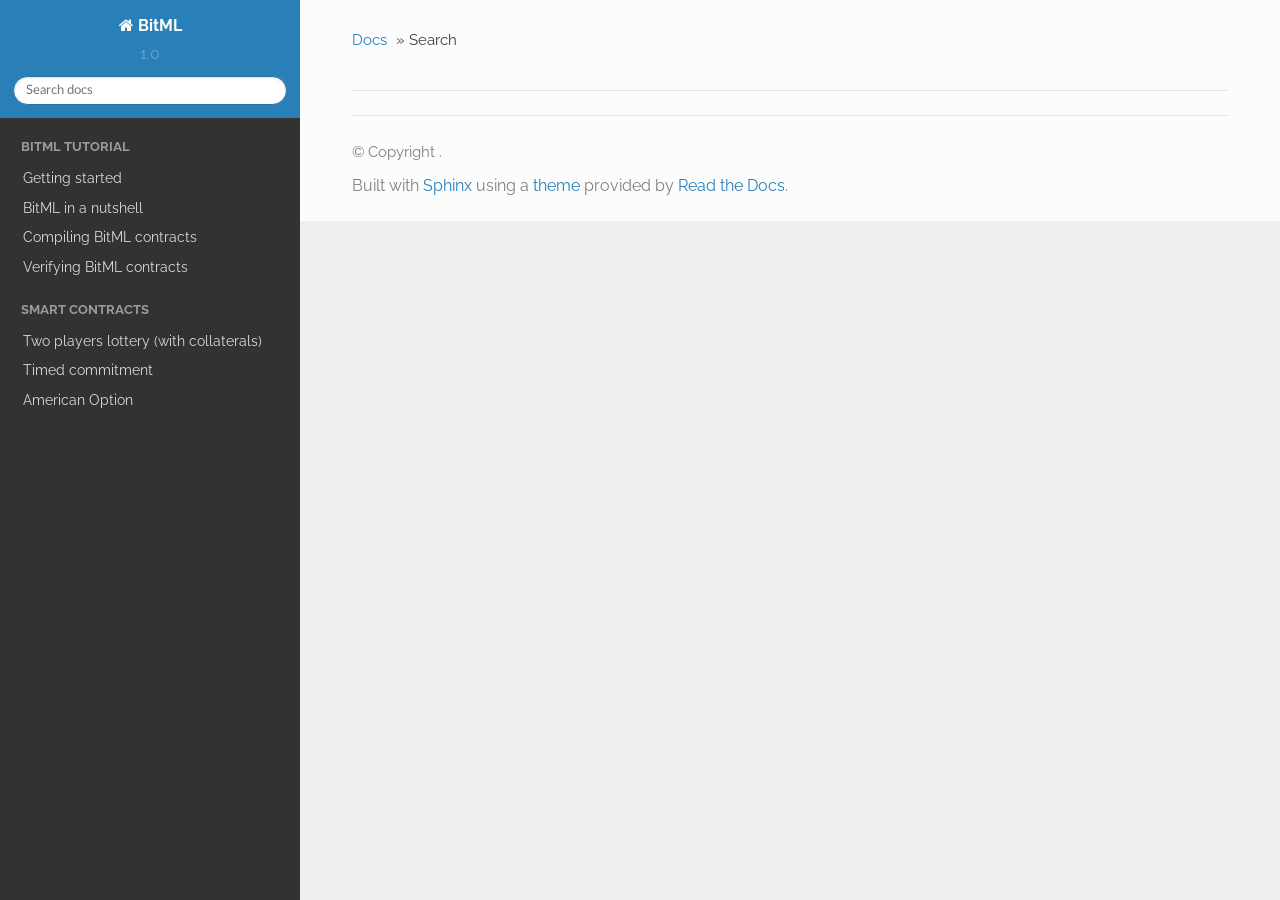
<file: docs/search.html>
<!DOCTYPE html>
<!--[if IE 8]><html class="no-js lt-ie9" lang="en" > <![endif]-->
<!--[if gt IE 8]><!--> <html class="no-js" lang="en" > <!--<![endif]-->
<head>
  <meta charset="utf-8">
  
  <meta name="viewport" content="width=device-width, initial-scale=1.0">
  
  <title>Search &mdash; BitML 2019-06-07_051313 documentation</title>
  

  
  
  
  

  

  
  
    

  

  <link rel="stylesheet" href="_static/css/custom.css" type="text/css" />
  <link rel="stylesheet" href="_static/pygments.css" type="text/css" />
     
    <link href="https://fonts.googleapis.com/css?family=Raleway:400,500|Roboto" rel="stylesheet">
    <link href="https://fonts.googleapis.com/css?family=Inconsolata" rel="stylesheet">


  
  <script src="_static/js/modernizr.min.js"></script>

</head>

<body class="wy-body-for-nav">

   
  <div class="wy-grid-for-nav">

    
    <nav data-toggle="wy-nav-shift" class="wy-nav-side">
      <div class="wy-side-scroll">
        <div class="wy-side-nav-search">
          

          
            <a href="index.html" class="icon icon-home"> BitML
          

          
          </a>

          
            
            
              <div class="version">
                1.0
              </div>
            
          

          
<div role="search">
  <form id="rtd-search-form" class="wy-form" action="#" method="get">
    <input type="text" name="q" placeholder="Search docs" />
    <input type="hidden" name="check_keywords" value="yes" />
    <input type="hidden" name="area" value="default" />
  </form>
</div>

          
        </div>

        <div class="wy-menu wy-menu-vertical" data-spy="affix" role="navigation" aria-label="main navigation">
          
            
            
              
            
            
              <p class="caption"><span class="caption-text">BitML Tutorial</span></p>
<ul>
<li class="toctree-l1"><a class="reference internal" href="installation.html">Getting started</a></li>
<li class="toctree-l1"><a class="reference internal" href="nutshell.html">BitML in a nutshell</a></li>
<li class="toctree-l1"><a class="reference internal" href="compiler.html">Compiling BitML contracts</a></li>
<li class="toctree-l1"><a class="reference internal" href="verification.html">Verifying BitML contracts</a></li>
</ul>
<p class="caption"><span class="caption-text">Smart contracts</span></p>
<ul>
<li class="toctree-l1"><a class="reference internal" href="2p-lottery.html">Two players lottery (with collaterals)</a></li>
<li class="toctree-l1"><a class="reference internal" href="tc.html">Timed commitment</a></li>
<li class="toctree-l1"><a class="reference internal" href="american-option.html">American Option</a></li>
</ul>

            
          
        </div>
      </div>
    </nav>

    <section data-toggle="wy-nav-shift" class="wy-nav-content-wrap">

      
      <nav class="wy-nav-top" aria-label="top navigation">
        
          <i data-toggle="wy-nav-top" class="fa fa-bars"></i>
          <a href="index.html">BitML</a>
        
      </nav>


      <div class="wy-nav-content">
        
        <div class="rst-content">
        
          















<div role="navigation" aria-label="breadcrumbs navigation">

  <ul class="wy-breadcrumbs">
    
      <li><a href="index.html">Docs</a> &raquo;</li>
        
      <li>Search</li>
    
    
  <li class="wy-breadcrumbs-aside">
    
  </li>

  </ul>

  
  <hr/>
</div>
          <div role="main" class="document" itemscope="itemscope" itemtype="http://schema.org/Article">
           <div itemprop="articleBody">
            
  <noscript>
  <div id="fallback" class="admonition warning">
    <p class="last">
      Please activate JavaScript to enable the search
      functionality.
    </p>
  </div>
  </noscript>

  
  <div id="search-results">
  
  </div>

           </div>
           
          </div>
          <footer>
  

  <hr/>

  <div role="contentinfo">
    <p>
        &copy; Copyright .

    </p>
  </div>
  Built with <a href="http://sphinx-doc.org/">Sphinx</a> using a <a href="https://github.com/rtfd/sphinx_rtd_theme">theme</a> provided by <a href="https://readthedocs.org">Read the Docs</a>. 

</footer>

        </div>
      </div>

    </section>

  </div>
  


  

    <script type="text/javascript">
        var DOCUMENTATION_OPTIONS = {
            URL_ROOT:'./',
            VERSION:'2019-06-07_051313',
            LANGUAGE:'None',
            COLLAPSE_INDEX:false,
            FILE_SUFFIX:'.html',
            HAS_SOURCE:  true,
            SOURCELINK_SUFFIX: ''
        };
    </script>
      <script type="text/javascript" src="_static/jquery.js"></script>
      <script type="text/javascript" src="_static/underscore.js"></script>
      <script type="text/javascript" src="_static/doctools.js"></script>
      <script type="text/javascript" src="_static/searchtools.js"></script>

  

  <script type="text/javascript" src="_static/js/theme.js"></script>

  <script type="text/javascript">
      jQuery(function () {
          SphinxRtdTheme.Navigation.enable(true);
      });
  </script>
  <script type="text/javascript">
    jQuery(function() { Search.loadIndex("searchindex.js"); });
  </script>
  
  <script type="text/javascript" id="searchindexloader"></script>
  
     
    <script type="text/javascript" src="_static/js/codesets.js"></script>
    <script type="text/javascript" src="_static/js/codecompare.js"></script>

    <!-- Global site tag (gtag.js) - Google Analytics -->
    <script async src="https://www.googletagmanager.com/gtag/js?id=UA-101929937-2"></script>
    <script>
        window.dataLayer = window.dataLayer || [];
        function gtag(){dataLayer.push(arguments);}
        gtag('js', new Date());
        gtag('config', 'UA-101929937-2');
    </script>

    <!-- Remove empty span -->
    <script type="text/javascript">
        $('span:empty').remove()
    </script>



</body>
</html>
</file>
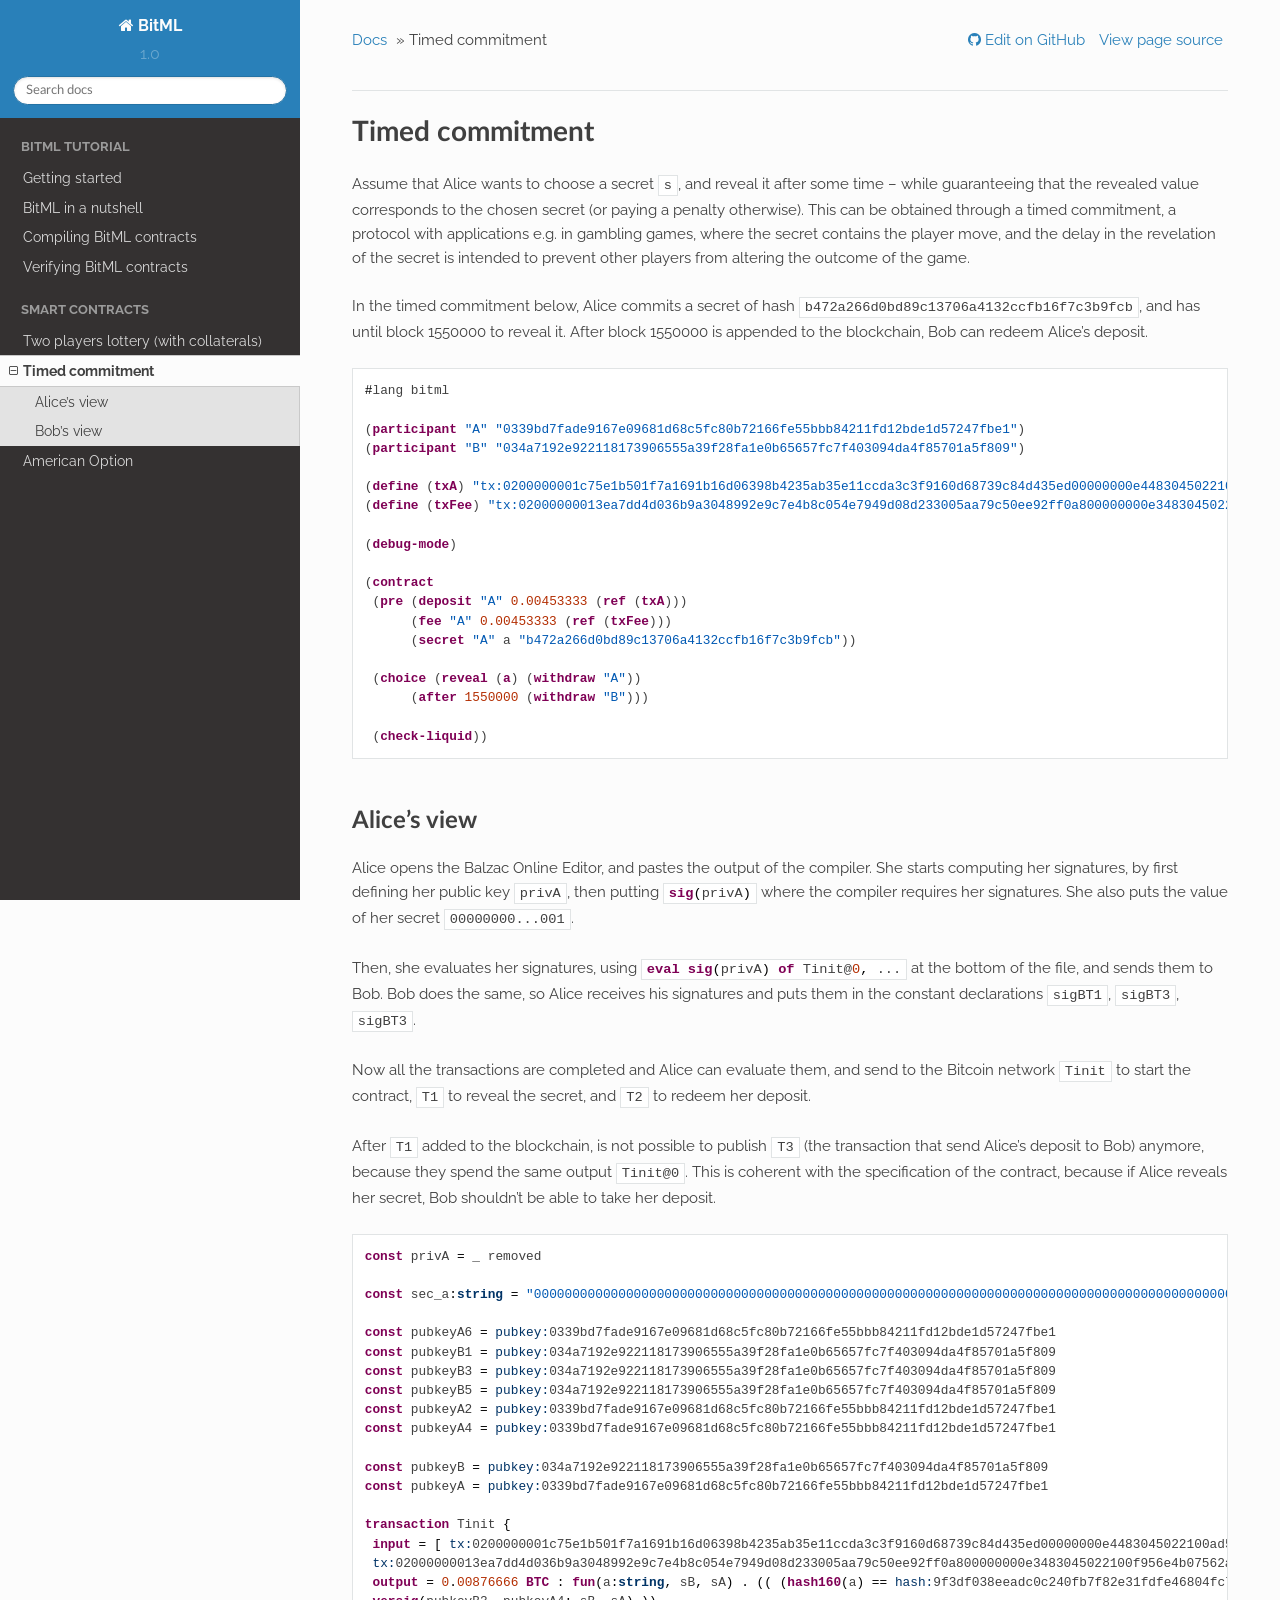
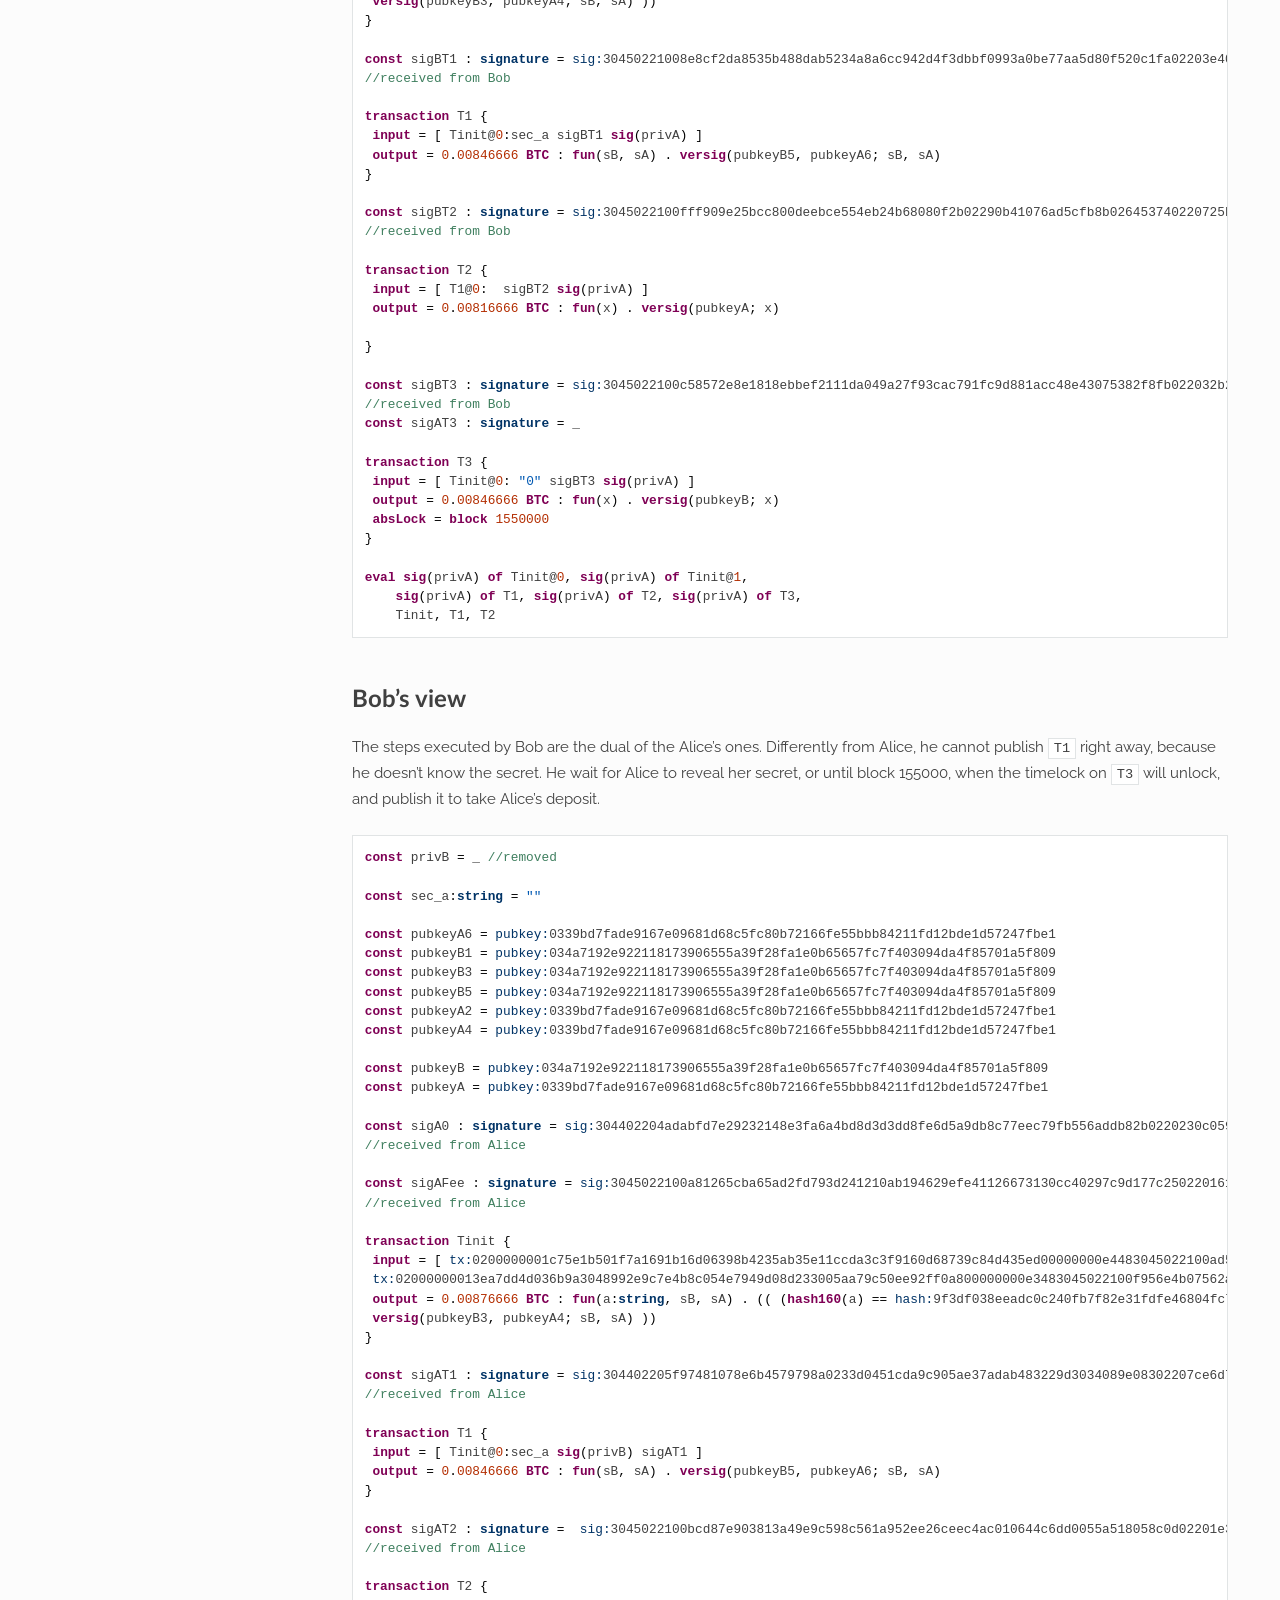
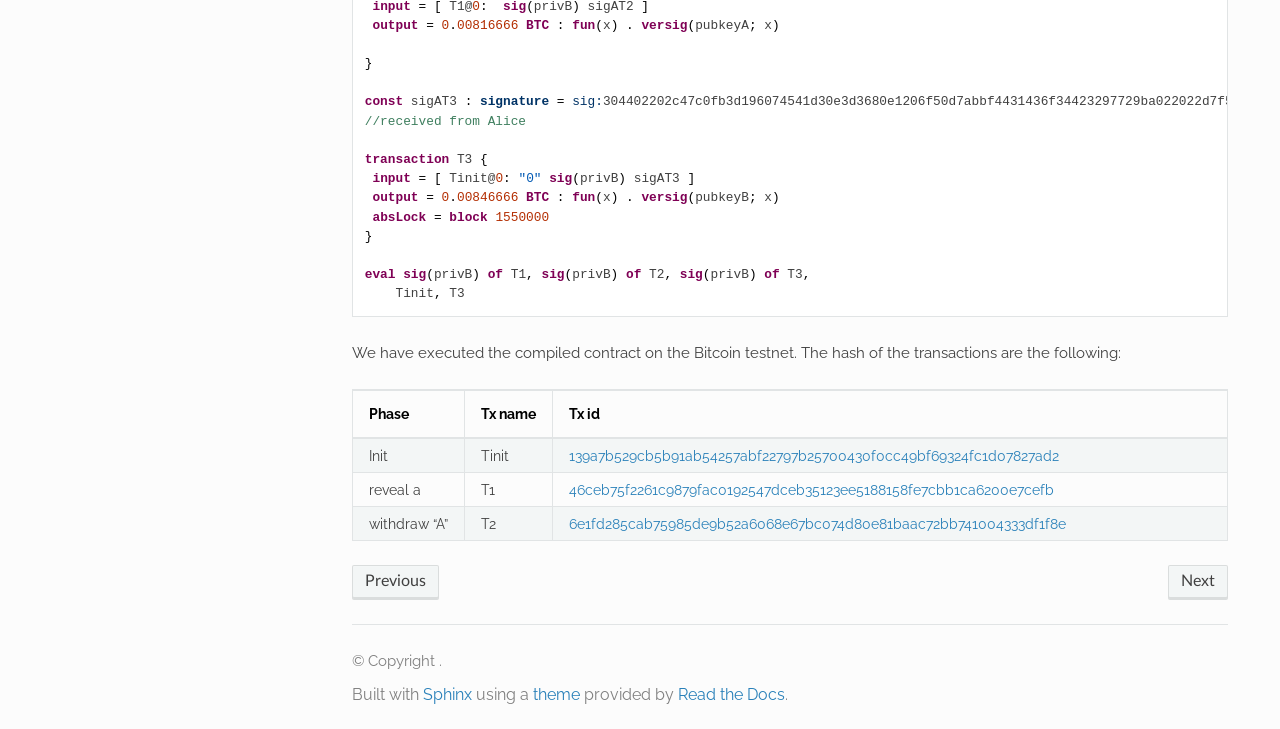
<file: docs/tc.html>
<!DOCTYPE html>
<!--[if IE 8]><html class="no-js lt-ie9" lang="en" > <![endif]-->
<!--[if gt IE 8]><!--> <html class="no-js" lang="en" > <!--<![endif]-->
<head>
  <meta charset="utf-8">
  
  <meta name="viewport" content="width=device-width, initial-scale=1.0">
  
  <title>Timed commitment &mdash; BitML 2019-06-07_051313 documentation</title>
  

  
  
  
  

  

  
  
    

  

  <link rel="stylesheet" href="_static/css/custom.css" type="text/css" />
  <link rel="stylesheet" href="_static/pygments.css" type="text/css" />
    <link rel="next" title="American Option" href="american-option.html" />
    <link rel="prev" title="Two players lottery (with collaterals)" href="2p-lottery.html" />
     
    <link href="https://fonts.googleapis.com/css?family=Raleway:400,500|Roboto" rel="stylesheet">
    <link href="https://fonts.googleapis.com/css?family=Inconsolata" rel="stylesheet">


  
  <script src="_static/js/modernizr.min.js"></script>

</head>

<body class="wy-body-for-nav">

   
  <div class="wy-grid-for-nav">

    
    <nav data-toggle="wy-nav-shift" class="wy-nav-side">
      <div class="wy-side-scroll">
        <div class="wy-side-nav-search">
          

          
            <a href="index.html" class="icon icon-home"> BitML
          

          
          </a>

          
            
            
              <div class="version">
                1.0
              </div>
            
          

          
<div role="search">
  <form id="rtd-search-form" class="wy-form" action="search.html" method="get">
    <input type="text" name="q" placeholder="Search docs" />
    <input type="hidden" name="check_keywords" value="yes" />
    <input type="hidden" name="area" value="default" />
  </form>
</div>

          
        </div>

        <div class="wy-menu wy-menu-vertical" data-spy="affix" role="navigation" aria-label="main navigation">
          
            
            
              
            
            
              <p class="caption"><span class="caption-text">BitML Tutorial</span></p>
<ul>
<li class="toctree-l1"><a class="reference internal" href="installation.html">Getting started</a></li>
<li class="toctree-l1"><a class="reference internal" href="nutshell.html">BitML in a nutshell</a></li>
<li class="toctree-l1"><a class="reference internal" href="compiler.html">Compiling BitML contracts</a></li>
<li class="toctree-l1"><a class="reference internal" href="verification.html">Verifying BitML contracts</a></li>
</ul>
<p class="caption"><span class="caption-text">Smart contracts</span></p>
<ul class="current">
<li class="toctree-l1"><a class="reference internal" href="2p-lottery.html">Two players lottery (with collaterals)</a></li>
<li class="toctree-l1 current"><a class="current reference internal" href="#">Timed commitment</a><ul>
<li class="toctree-l2"><a class="reference internal" href="#alice-s-view">Alice&#8217;s view</a></li>
<li class="toctree-l2"><a class="reference internal" href="#bob-s-view">Bob&#8217;s view</a></li>
</ul>
</li>
<li class="toctree-l1"><a class="reference internal" href="american-option.html">American Option</a></li>
</ul>

            
          
        </div>
      </div>
    </nav>

    <section data-toggle="wy-nav-shift" class="wy-nav-content-wrap">

      
      <nav class="wy-nav-top" aria-label="top navigation">
        
          <i data-toggle="wy-nav-top" class="fa fa-bars"></i>
          <a href="index.html">BitML</a>
        
      </nav>


      <div class="wy-nav-content">
        
        <div class="rst-content">
        
          















<div role="navigation" aria-label="breadcrumbs navigation">

  <ul class="wy-breadcrumbs">
    
      <li><a href="index.html">Docs</a> &raquo;</li>
        
      <li>Timed commitment</li>
    
    
  <li class="wy-breadcrumbs-aside">
    
      
        
          <a target="_blank" href="https://github.com/acinu/bitml-doc/blob/master/source/tc.rst" class="fa fa-github"> Edit on GitHub</a>
        
      
      
        <a target="_blank" href="_sources/tc.txt" rel="nofollow"> View page source</a>
      
    
  </li>

  </ul>

  
  <hr/>
</div>
          <div role="main" class="document" itemscope="itemscope" itemtype="http://schema.org/Article">
           <div itemprop="articleBody">
            
  <div class="section" id="timed-commitment">
<span id="id1"></span><h1>Timed commitment<a class="headerlink" href="#timed-commitment" title="Permalink to this headline">¶</a></h1>
<p>Assume that Alice wants to choose a secret <tt class="docutils literal">s</tt>, and reveal it after some time &#8211;
while guaranteeing that the revealed value corresponds to the chosen secret (or paying
a penalty otherwise). This can be obtained through a timed commitment, a
protocol with applications e.g. in gambling games, where the secret
contains the player move, and the delay in the revelation of the secret is intended
to prevent other players from altering the outcome of the game.</p>
<p>In the timed commitment below, Alice commits a secret of hash <tt class="docutils literal">b472a266d0bd89c13706a4132ccfb16f7c3b9fcb</tt>,
and has until block 1550000 to reveal it. After block 1550000 is appended to the blockchain,
Bob can redeem Alice&#8217;s deposit.</p>
<div class="highlight-bitml"><div class="highlight"><pre><span></span><span class="o">#</span><span class="nv">lang</span> <span class="nv">bitml</span>

<span class="p">(</span><span class="nf">participant</span> <span class="s">&quot;A&quot;</span> <span class="s">&quot;0339bd7fade9167e09681d68c5fc80b72166fe55bbb84211fd12bde1d57247fbe1&quot;</span><span class="p">)</span>
<span class="p">(</span><span class="nf">participant</span> <span class="s">&quot;B&quot;</span> <span class="s">&quot;034a7192e922118173906555a39f28fa1e0b65657fc7f403094da4f85701a5f809&quot;</span><span class="p">)</span>

<span class="p">(</span><span class="nf">define</span> <span class="p">(</span><span class="nf">txA</span><span class="p">)</span> <span class="s">&quot;tx:[base64]@0&quot;</span><span class="p">)</span>
<span class="p">(</span><span class="nf">define</span> <span class="p">(</span><span class="nf">txFee</span><span class="p">)</span> <span class="s">&quot;tx:[base64]@0&quot;</span><span class="p">)</span>

<span class="p">(</span><span class="nf">debug-mode</span><span class="p">)</span>

<span class="p">(</span><span class="nf">contract</span>
 <span class="p">(</span><span class="k">pre </span><span class="p">(</span><span class="nf">deposit</span> <span class="s">&quot;A&quot;</span> <span class="mf">0.00453333</span> <span class="p">(</span><span class="nf">ref</span> <span class="p">(</span><span class="nf">txA</span><span class="p">)))</span>
      <span class="p">(</span><span class="nf">fee</span> <span class="s">&quot;A&quot;</span> <span class="mf">0.00453333</span> <span class="p">(</span><span class="nf">ref</span> <span class="p">(</span><span class="nf">txFee</span><span class="p">)))</span>
      <span class="p">(</span><span class="nf">secret</span> <span class="s">&quot;A&quot;</span> <span class="nv">a</span> <span class="s">&quot;b472a266d0bd89c13706a4132ccfb16f7c3b9fcb&quot;</span><span class="p">))</span>

 <span class="p">(</span><span class="nf">choice</span> <span class="p">(</span><span class="k">reveal </span><span class="p">(</span><span class="nf">a</span><span class="p">)</span> <span class="p">(</span><span class="k">withdraw </span><span class="s">&quot;A&quot;</span><span class="p">))</span>
      <span class="p">(</span><span class="k">after </span><span class="mi">1550000</span> <span class="p">(</span><span class="k">withdraw </span><span class="s">&quot;B&quot;</span><span class="p">)))</span>

 <span class="p">(</span><span class="nf">check-liquid</span><span class="p">))</span>
</pre></div>
</div>
<div class="section" id="alice-s-view">
<h2>Alice&#8217;s view<a class="headerlink" href="#alice-s-view" title="Permalink to this headline">¶</a></h2>
<p>Alice opens the Balzac Online Editor,
and pastes the output of the compiler.
She starts computing her signatures, by first defining her public key <tt class="docutils literal">privA</tt>,
then putting <code class="code balzac docutils literal highlight highlight-balzac"><span></span><span class="k">sig</span><span class="o">(</span><span class="n">privA</span><span class="o">)</span></code> where the compiler requires her signatures.
She also puts the value of her secret <tt class="docutils literal">00000000...001</tt>.</p>
<p>Then, she evaluates her signatures, using <code class="code balzac docutils literal highlight highlight-balzac"><span></span><span class="k">eval</span> <span class="k">sig</span><span class="o">(</span><span class="n">privA</span><span class="o">)</span> <span class="k">of</span> <span class="n">Tinit</span>@<span class="mi">0</span><span class="o">,</span> ...</code>
at the bottom of the file, and sends them to Bob.
Bob does the same, so Alice receives his signatures and puts them
in the constant declarations <tt class="docutils literal">sigBT1</tt>, <tt class="docutils literal">sigBT3</tt>, <tt class="docutils literal">sigBT3</tt>.</p>
<p>Now all the transactions are completed and Alice can evaluate them,
and send to the Bitcoin network <tt class="docutils literal">Tinit</tt> to start the contract,
<tt class="docutils literal">T1</tt> to reveal the secret, and <tt class="docutils literal">T2</tt> to redeem her deposit.</p>
<p>After <tt class="docutils literal">T1</tt> added to the blockchain, is not possible to publish
<tt class="docutils literal">T3</tt> (the transaction that send Alice&#8217;s deposit to Bob) anymore,
because they spend the same output <tt class="docutils literal">Tinit@0</tt>.
This is coherent with the specification of the contract,
because if Alice reveals her secret, Bob shouldn&#8217;t be able to take her deposit.</p>
<div class="highlight-balzac"><div class="highlight"><pre><span></span><span class="kd">const</span> <span class="vg">privA</span> <span class="o">=</span> <span class="n">_</span> <span class="n">removed</span>

<span class="kd">const</span> <span class="vg">sec_a</span><span class="o">:</span><span class="kt">string</span> <span class="o">=</span> <span class="s">&quot;000000000000000000000000000000000000000000000000000000000000000000000000000000000000000000000000000000000000000000000000000000001&quot;</span>

<span class="kd">const</span> <span class="vg">pubkeyA6</span> <span class="o">=</span> <span class="kp">pubkey:</span><span class="l">0339bd7fade9167e09681d68c5fc80b72166fe55bbb84211fd12bde1d57247fbe1</span>
<span class="kd">const</span> <span class="vg">pubkeyB1</span> <span class="o">=</span> <span class="kp">pubkey:</span><span class="l">034a7192e922118173906555a39f28fa1e0b65657fc7f403094da4f85701a5f809</span>
<span class="kd">const</span> <span class="vg">pubkeyB3</span> <span class="o">=</span> <span class="kp">pubkey:</span><span class="l">034a7192e922118173906555a39f28fa1e0b65657fc7f403094da4f85701a5f809</span>
<span class="kd">const</span> <span class="vg">pubkeyB5</span> <span class="o">=</span> <span class="kp">pubkey:</span><span class="l">034a7192e922118173906555a39f28fa1e0b65657fc7f403094da4f85701a5f809</span>
<span class="kd">const</span> <span class="vg">pubkeyA2</span> <span class="o">=</span> <span class="kp">pubkey:</span><span class="l">0339bd7fade9167e09681d68c5fc80b72166fe55bbb84211fd12bde1d57247fbe1</span>
<span class="kd">const</span> <span class="vg">pubkeyA4</span> <span class="o">=</span> <span class="kp">pubkey:</span><span class="l">0339bd7fade9167e09681d68c5fc80b72166fe55bbb84211fd12bde1d57247fbe1</span>

<span class="kd">const</span> <span class="vg">pubkeyB</span> <span class="o">=</span> <span class="kp">pubkey:</span><span class="l">034a7192e922118173906555a39f28fa1e0b65657fc7f403094da4f85701a5f809</span>
<span class="kd">const</span> <span class="vg">pubkeyA</span> <span class="o">=</span> <span class="kp">pubkey:</span><span class="l">0339bd7fade9167e09681d68c5fc80b72166fe55bbb84211fd12bde1d57247fbe1</span>

<span class="kd">transaction</span> <span class="vg">Tinit</span> <span class="o">{</span>
 <span class="k">input</span> <span class="o">=</span> <span class="o">[</span> <span class="kp">tx:</span><span class="l">[base64]</span>@<span class="mi">0</span><span class="o">:</span><span class="k">sig</span><span class="o">(</span><span class="n">privA</span><span class="o">);</span>
 <span class="kp">tx:</span><span class="l">[base64]</span>@<span class="mi">0</span><span class="o">:</span><span class="k">sig</span><span class="o">(</span><span class="n">privA</span><span class="o">)</span> <span class="o">]</span>
 <span class="k">output</span> <span class="o">=</span> <span class="mi">0</span><span class="o">.</span><span class="mi">00876666</span> <span class="k">BTC</span> <span class="o">:</span> <span class="k">fun</span><span class="o">(</span><span class="n">a</span><span class="o">:</span><span class="kt">string</span><span class="o">,</span> <span class="n">sB</span><span class="o">,</span> <span class="n">sA</span><span class="o">)</span> <span class="o">.</span> <span class="o">((</span> <span class="o">(</span><span class="k">hash160</span><span class="o">(</span><span class="n">a</span><span class="o">)</span> <span class="o">==</span> <span class="kp">hash:</span><span class="l">9f3df038eeadc0c240fb7f82e31fdfe46804fc7c </span><span class="o">&amp;&amp;</span> <span class="k">size</span><span class="o">(</span><span class="n">a</span><span class="o">)</span> <span class="o">&gt;=</span> <span class="mi">128</span> <span class="o">&amp;&amp;</span> <span class="k">versig</span><span class="o">(</span><span class="n">pubkeyB1</span><span class="o">,</span> <span class="n">pubkeyA2</span><span class="o">;</span> <span class="n">sB</span><span class="o">,</span> <span class="n">sA</span><span class="o">))</span> <span class="o">||</span>
 <span class="k">versig</span><span class="o">(</span><span class="n">pubkeyB3</span><span class="o">,</span> <span class="n">pubkeyA4</span><span class="o">;</span> <span class="n">sB</span><span class="o">,</span> <span class="n">sA</span><span class="o">)</span> <span class="o">))</span>
<span class="o">}</span>

<span class="kd">const</span> <span class="vg">sigBT1</span> <span class="o">:</span> <span class="kt">signature</span> <span class="o">=</span> <span class="kp">sig:</span><span class="l">30450221008e8cf2da8535b488dab5234a8a6cc942d4f3dbbf0993a0be77aa5d80f520c1fa02203e407d58fe6dc8eeca8478c9c0c0e43e5cc2b25567716489f8358b157aa9dacc01</span><span class="o">[</span><span class="kp">pubkey:</span><span class="l">034a7192e922118173906555a39f28fa1e0b65657fc7f403094da4f85701a5f809</span><span class="o">]</span>
<span class="c1">//received from Bob</span>

<span class="kd">transaction</span> <span class="vg">T1</span> <span class="o">{</span>
 <span class="k">input</span> <span class="o">=</span> <span class="o">[</span> <span class="n">Tinit</span>@<span class="mi">0</span><span class="o">:</span><span class="n">sec_a</span> <span class="n">sigBT1</span> <span class="nf">sig</span><span class="o">(</span><span class="n">privA</span><span class="o">)</span> <span class="o">]</span>
 <span class="k">output</span> <span class="o">=</span> <span class="mi">0</span><span class="o">.</span><span class="mi">00846666</span> <span class="k">BTC</span> <span class="o">:</span> <span class="k">fun</span><span class="o">(</span><span class="n">sB</span><span class="o">,</span> <span class="n">sA</span><span class="o">)</span> <span class="o">.</span> <span class="k">versig</span><span class="o">(</span><span class="n">pubkeyB5</span><span class="o">,</span> <span class="n">pubkeyA6</span><span class="o">;</span> <span class="n">sB</span><span class="o">,</span> <span class="n">sA</span><span class="o">)</span>
<span class="o">}</span>

<span class="kd">const</span> <span class="vg">sigBT2</span> <span class="o">:</span> <span class="kt">signature</span> <span class="o">=</span> <span class="kp">sig:</span><span class="l">3045022100fff909e25bcc800deebce554eb24b68080f2b02290b41076ad5cfb8b026453740220725b65455de27a643d74ac2deeccc3cb2bb3ba5c486bd19a2fc7c9034228e0f801</span><span class="o">[</span><span class="kp">pubkey:</span><span class="l">034a7192e922118173906555a39f28fa1e0b65657fc7f403094da4f85701a5f809</span><span class="o">]</span>
<span class="c1">//received from Bob</span>

<span class="kd">transaction</span> <span class="vg">T2</span> <span class="o">{</span>
 <span class="k">input</span> <span class="o">=</span> <span class="o">[</span> <span class="n">T1</span>@<span class="mi">0</span><span class="o">:</span>  <span class="n">sigBT2</span> <span class="nf">sig</span><span class="o">(</span><span class="n">privA</span><span class="o">)</span> <span class="o">]</span>
 <span class="k">output</span> <span class="o">=</span> <span class="mi">0</span><span class="o">.</span><span class="mi">00816666</span> <span class="k">BTC</span> <span class="o">:</span> <span class="k">fun</span><span class="o">(</span><span class="n">x</span><span class="o">)</span> <span class="o">.</span> <span class="k">versig</span><span class="o">(</span><span class="n">pubkeyA</span><span class="o">;</span> <span class="n">x</span><span class="o">)</span>

<span class="o">}</span>

<span class="kd">const</span> <span class="vg">sigBT3</span> <span class="o">:</span> <span class="kt">signature</span> <span class="o">=</span> <span class="kp">sig:</span><span class="l">3045022100c58572e8e1818ebbef2111da049a27f93cac791fc9d881acc48e43075382f8fb022032b2ff112f414463f884ccfcf427b4c952826e338779de63c3055d57b6ab89a501</span><span class="o">[</span><span class="kp">pubkey:</span><span class="l">034a7192e922118173906555a39f28fa1e0b65657fc7f403094da4f85701a5f809</span><span class="o">]</span>
<span class="c1">//received from Bob</span>
<span class="kd">const</span> <span class="vg">sigAT3</span> <span class="o">:</span> <span class="kt">signature</span> <span class="o">=</span> <span class="n">_</span>

<span class="kd">transaction</span> <span class="vg">T3</span> <span class="o">{</span>
 <span class="k">input</span> <span class="o">=</span> <span class="o">[</span> <span class="n">Tinit</span>@<span class="mi">0</span><span class="o">:</span> <span class="s">&quot;0&quot;</span> <span class="n">sigBT3</span> <span class="nf">sig</span><span class="o">(</span><span class="n">privA</span><span class="o">)</span> <span class="o">]</span>
 <span class="k">output</span> <span class="o">=</span> <span class="mi">0</span><span class="o">.</span><span class="mi">00846666</span> <span class="k">BTC</span> <span class="o">:</span> <span class="k">fun</span><span class="o">(</span><span class="n">x</span><span class="o">)</span> <span class="o">.</span> <span class="k">versig</span><span class="o">(</span><span class="n">pubkeyB</span><span class="o">;</span> <span class="n">x</span><span class="o">)</span>
 <span class="k">absLock</span> <span class="o">=</span> <span class="k">block</span> <span class="mi">1550000</span>
<span class="o">}</span>

<span class="k">eval</span> <span class="k">sig</span><span class="o">(</span><span class="n">privA</span><span class="o">)</span> <span class="k">of</span> <span class="n">Tinit</span>@<span class="mi">0</span><span class="o">,</span> <span class="k">sig</span><span class="o">(</span><span class="n">privA</span><span class="o">)</span> <span class="k">of</span> <span class="n">Tinit</span>@<span class="mi">1</span><span class="o">,</span>
    <span class="k">sig</span><span class="o">(</span><span class="n">privA</span><span class="o">)</span> <span class="k">of</span> <span class="n">T1</span><span class="o">,</span> <span class="k">sig</span><span class="o">(</span><span class="n">privA</span><span class="o">)</span> <span class="k">of</span> <span class="n">T2</span><span class="o">,</span> <span class="k">sig</span><span class="o">(</span><span class="n">privA</span><span class="o">)</span> <span class="k">of</span> <span class="n">T3</span><span class="o">,</span>
    <span class="n">Tinit</span><span class="o">,</span> <span class="n">T1</span><span class="o">,</span> <span class="n">T2</span>
</pre></div>
</div>
</div>
<div class="section" id="bob-s-view">
<h2>Bob&#8217;s view<a class="headerlink" href="#bob-s-view" title="Permalink to this headline">¶</a></h2>
<p>The steps executed by Bob are the dual of the Alice&#8217;s ones.
Differently from Alice, he cannot publish <tt class="docutils literal">T1</tt> right away, because he doesn&#8217;t know the secret.
He wait for Alice to reveal her secret, or until block 155000,
when the timelock on <tt class="docutils literal">T3</tt> will unlock, and publish it to take Alice&#8217;s deposit.</p>
<div class="highlight-balzac"><div class="highlight"><pre><span></span><span class="kd">const</span> <span class="vg">privB</span> <span class="o">=</span> <span class="n">_</span> <span class="c1">//removed</span>

<span class="kd">const</span> <span class="vg">sec_a</span><span class="o">:</span><span class="kt">string</span> <span class="o">=</span> <span class="s">&quot;&quot;</span>

<span class="kd">const</span> <span class="vg">pubkeyA6</span> <span class="o">=</span> <span class="kp">pubkey:</span><span class="l">0339bd7fade9167e09681d68c5fc80b72166fe55bbb84211fd12bde1d57247fbe1</span>
<span class="kd">const</span> <span class="vg">pubkeyB1</span> <span class="o">=</span> <span class="kp">pubkey:</span><span class="l">034a7192e922118173906555a39f28fa1e0b65657fc7f403094da4f85701a5f809</span>
<span class="kd">const</span> <span class="vg">pubkeyB3</span> <span class="o">=</span> <span class="kp">pubkey:</span><span class="l">034a7192e922118173906555a39f28fa1e0b65657fc7f403094da4f85701a5f809</span>
<span class="kd">const</span> <span class="vg">pubkeyB5</span> <span class="o">=</span> <span class="kp">pubkey:</span><span class="l">034a7192e922118173906555a39f28fa1e0b65657fc7f403094da4f85701a5f809</span>
<span class="kd">const</span> <span class="vg">pubkeyA2</span> <span class="o">=</span> <span class="kp">pubkey:</span><span class="l">0339bd7fade9167e09681d68c5fc80b72166fe55bbb84211fd12bde1d57247fbe1</span>
<span class="kd">const</span> <span class="vg">pubkeyA4</span> <span class="o">=</span> <span class="kp">pubkey:</span><span class="l">0339bd7fade9167e09681d68c5fc80b72166fe55bbb84211fd12bde1d57247fbe1</span>

<span class="kd">const</span> <span class="vg">pubkeyB</span> <span class="o">=</span> <span class="kp">pubkey:</span><span class="l">034a7192e922118173906555a39f28fa1e0b65657fc7f403094da4f85701a5f809</span>
<span class="kd">const</span> <span class="vg">pubkeyA</span> <span class="o">=</span> <span class="kp">pubkey:</span><span class="l">0339bd7fade9167e09681d68c5fc80b72166fe55bbb84211fd12bde1d57247fbe1</span>

<span class="kd">const</span> <span class="vg">sigA0</span> <span class="o">:</span> <span class="kt">signature</span> <span class="o">=</span> <span class="kp">sig:</span><span class="l">304402204adabfd7e29232148e3fa6a4bd8d3d3dd8fe6d5a9db8c77eec79fb556addb82b0220230c05987f38db659f9d1168ed7083a4ed602d44ba789c5ef903241e4577f6d501</span><span class="o">[</span><span class="kp">pubkey:</span><span class="l">0339bd7fade9167e09681d68c5fc80b72166fe55bbb84211fd12bde1d57247fbe1</span><span class="o">]</span>
<span class="c1">//received from Alice</span>

<span class="kd">const</span> <span class="vg">sigAFee</span> <span class="o">:</span> <span class="kt">signature</span> <span class="o">=</span> <span class="kp">sig:</span><span class="l">3045022100a81265cba65ad2fd793d241210ab194629efe41126673130cc40297c9d177c250220161c6087dcbb5957c21c2b415312eded883ed80964e6976e2559976e5cf21d6101</span><span class="o">[</span><span class="kp">pubkey:</span><span class="l">0339bd7fade9167e09681d68c5fc80b72166fe55bbb84211fd12bde1d57247fbe1</span><span class="o">]</span>
<span class="c1">//received from Alice</span>

<span class="kd">transaction</span> <span class="vg">Tinit</span> <span class="o">{</span>
 <span class="k">input</span> <span class="o">=</span> <span class="o">[</span> <span class="kp">tx:</span><span class="l">[base64]</span>@<span class="mi">0</span><span class="o">:</span><span class="n">sigA0</span><span class="o">;</span>
 <span class="kp">tx:</span><span class="l">[base64]</span>@<span class="mi">0</span><span class="o">:</span><span class="n">sigAFee</span> <span class="o">]</span>
 <span class="k">output</span> <span class="o">=</span> <span class="mi">0</span><span class="o">.</span><span class="mi">00876666</span> <span class="k">BTC</span> <span class="o">:</span> <span class="k">fun</span><span class="o">(</span><span class="n">a</span><span class="o">:</span><span class="kt">string</span><span class="o">,</span> <span class="n">sB</span><span class="o">,</span> <span class="n">sA</span><span class="o">)</span> <span class="o">.</span> <span class="o">((</span> <span class="o">(</span><span class="k">hash160</span><span class="o">(</span><span class="n">a</span><span class="o">)</span> <span class="o">==</span> <span class="kp">hash:</span><span class="l">9f3df038eeadc0c240fb7f82e31fdfe46804fc7c </span><span class="o">&amp;&amp;</span> <span class="k">size</span><span class="o">(</span><span class="n">a</span><span class="o">)</span> <span class="o">&gt;=</span> <span class="mi">128</span> <span class="o">&amp;&amp;</span> <span class="k">versig</span><span class="o">(</span><span class="n">pubkeyB1</span><span class="o">,</span> <span class="n">pubkeyA2</span><span class="o">;</span> <span class="n">sB</span><span class="o">,</span> <span class="n">sA</span><span class="o">))</span> <span class="o">||</span>
 <span class="k">versig</span><span class="o">(</span><span class="n">pubkeyB3</span><span class="o">,</span> <span class="n">pubkeyA4</span><span class="o">;</span> <span class="n">sB</span><span class="o">,</span> <span class="n">sA</span><span class="o">)</span> <span class="o">))</span>
<span class="o">}</span>

<span class="kd">const</span> <span class="vg">sigAT1</span> <span class="o">:</span> <span class="kt">signature</span> <span class="o">=</span> <span class="kp">sig:</span><span class="l">304402205f97481078e6b4579798a0233d0451cda9c905ae37adab483229d3034089e08302207ce6d7207a913aab50247f5961347e87802c28eb11a6aa9f45e0f9c92664e8ba01</span><span class="o">[</span><span class="kp">pubkey:</span><span class="l">0339bd7fade9167e09681d68c5fc80b72166fe55bbb84211fd12bde1d57247fbe1</span><span class="o">]</span>
<span class="c1">//received from Alice</span>

<span class="kd">transaction</span> <span class="vg">T1</span> <span class="o">{</span>
 <span class="k">input</span> <span class="o">=</span> <span class="o">[</span> <span class="n">Tinit</span>@<span class="mi">0</span><span class="o">:</span><span class="n">sec_a</span> <span class="nf">sig</span><span class="o">(</span><span class="n">privB</span><span class="o">)</span> <span class="n">sigAT1</span> <span class="o">]</span>
 <span class="k">output</span> <span class="o">=</span> <span class="mi">0</span><span class="o">.</span><span class="mi">00846666</span> <span class="k">BTC</span> <span class="o">:</span> <span class="k">fun</span><span class="o">(</span><span class="n">sB</span><span class="o">,</span> <span class="n">sA</span><span class="o">)</span> <span class="o">.</span> <span class="k">versig</span><span class="o">(</span><span class="n">pubkeyB5</span><span class="o">,</span> <span class="n">pubkeyA6</span><span class="o">;</span> <span class="n">sB</span><span class="o">,</span> <span class="n">sA</span><span class="o">)</span>
<span class="o">}</span>

<span class="kd">const</span> <span class="vg">sigAT2</span> <span class="o">:</span> <span class="kt">signature</span> <span class="o">=</span>  <span class="kp">sig:</span><span class="l">3045022100bcd87e903813a49e9c598c561a952ee26ceec4ac010644c6dd0055a518058c0d02201e35953d7f7c50244a8eeb0b289c387167f2fd9096e7f7f16dcb2501de8e658b01</span><span class="o">[</span><span class="kp">pubkey:</span><span class="l">0339bd7fade9167e09681d68c5fc80b72166fe55bbb84211fd12bde1d57247fbe1</span><span class="o">]</span>
<span class="c1">//received from Alice</span>

<span class="kd">transaction</span> <span class="vg">T2</span> <span class="o">{</span>
 <span class="k">input</span> <span class="o">=</span> <span class="o">[</span> <span class="n">T1</span>@<span class="mi">0</span><span class="o">:</span>  <span class="k">sig</span><span class="o">(</span><span class="n">privB</span><span class="o">)</span> <span class="n">sigAT2</span> <span class="o">]</span>
 <span class="k">output</span> <span class="o">=</span> <span class="mi">0</span><span class="o">.</span><span class="mi">00816666</span> <span class="k">BTC</span> <span class="o">:</span> <span class="k">fun</span><span class="o">(</span><span class="n">x</span><span class="o">)</span> <span class="o">.</span> <span class="k">versig</span><span class="o">(</span><span class="n">pubkeyA</span><span class="o">;</span> <span class="n">x</span><span class="o">)</span>

<span class="o">}</span>

<span class="kd">const</span> <span class="vg">sigAT3</span> <span class="o">:</span> <span class="kt">signature</span> <span class="o">=</span> <span class="kp">sig:</span><span class="l">304402202c47c0fb3d196074541d30e3d3680e1206f50d7abbf4431436f34423297729ba022022d7f5e5864eee01b721a2db695a58c1b586929f750d299b2a41122d62b247c001</span><span class="o">[</span><span class="kp">pubkey:</span><span class="l">0339bd7fade9167e09681d68c5fc80b72166fe55bbb84211fd12bde1d57247fbe1</span><span class="o">]</span>
<span class="c1">//received from Alice</span>

<span class="kd">transaction</span> <span class="vg">T3</span> <span class="o">{</span>
 <span class="k">input</span> <span class="o">=</span> <span class="o">[</span> <span class="n">Tinit</span>@<span class="mi">0</span><span class="o">:</span> <span class="s">&quot;0&quot;</span> <span class="k">sig</span><span class="o">(</span><span class="n">privB</span><span class="o">)</span> <span class="n">sigAT3</span> <span class="o">]</span>
 <span class="k">output</span> <span class="o">=</span> <span class="mi">0</span><span class="o">.</span><span class="mi">00846666</span> <span class="k">BTC</span> <span class="o">:</span> <span class="k">fun</span><span class="o">(</span><span class="n">x</span><span class="o">)</span> <span class="o">.</span> <span class="k">versig</span><span class="o">(</span><span class="n">pubkeyB</span><span class="o">;</span> <span class="n">x</span><span class="o">)</span>
 <span class="k">absLock</span> <span class="o">=</span> <span class="k">block</span> <span class="mi">1550000</span>
<span class="o">}</span>

<span class="k">eval</span> <span class="k">sig</span><span class="o">(</span><span class="n">privB</span><span class="o">)</span> <span class="k">of</span> <span class="n">T1</span><span class="o">,</span> <span class="k">sig</span><span class="o">(</span><span class="n">privB</span><span class="o">)</span> <span class="k">of</span> <span class="n">T2</span><span class="o">,</span> <span class="k">sig</span><span class="o">(</span><span class="n">privB</span><span class="o">)</span> <span class="k">of</span> <span class="n">T3</span><span class="o">,</span>
    <span class="n">Tinit</span><span class="o">,</span> <span class="n">T3</span>
</pre></div>
</div>
<p>We have executed the compiled contract on the Bitcoin testnet. The hash of the transactions are the following:</p>
<table border="1" class="docutils">
<colgroup>
<col width="11%" />
<col width="5%" />
<col width="84%" />
</colgroup>
<thead valign="bottom">
<tr class="row-odd"><th class="head">Phase</th>
<th class="head">Tx name</th>
<th class="head">Tx id</th>
</tr>
</thead>
<tbody valign="top">
<tr class="row-even"><td>Init</td>
<td>Tinit</td>
<td><a class="reference external" href="https://chain.so/tx/BTCTEST/139a7b529cb5b91ab54257abf22797b25700430f0cc49bf69324fc1d07827ad2">139a7b529cb5b91ab54257abf22797b25700430f0cc49bf69324fc1d07827ad2</a></td>
</tr>
<tr class="row-odd"><td>reveal a</td>
<td>T1</td>
<td><a class="reference external" href="https://chain.so/tx/BTCTEST/46ceb75f2261c9879fac0192547dceb35123ee5188158fe7cbb1ca6200e7cefb">46ceb75f2261c9879fac0192547dceb35123ee5188158fe7cbb1ca6200e7cefb</a></td>
</tr>
<tr class="row-even"><td>withdraw &#8220;A&#8221;</td>
<td>T2</td>
<td><a class="reference external" href="https://chain.so/tx/BTCTEST/6e1fd285cab75985de9b52a6068e67bc074d80e81baac72bb741004333df1f8e">6e1fd285cab75985de9b52a6068e67bc074d80e81baac72bb741004333df1f8e</a></td>
</tr>
</tbody>
</table>
</div>
</div>


           </div>
           
          </div>
          <footer>
  
    <div class="rst-footer-buttons" role="navigation" aria-label="footer navigation">
      
        <a href="american-option.html" class="btn btn-neutral float-right" title="American Option" accesskey="n" rel="next">Next <span class="fa fa-arrow-circle-right"></span></a>
      
      
        <a href="2p-lottery.html" class="btn btn-neutral" title="Two players lottery (with collaterals)" accesskey="p" rel="prev"><span class="fa fa-arrow-circle-left"></span> Previous</a>
      
    </div>
  

  <hr/>

  <div role="contentinfo">
    <p>
        &copy; Copyright .

    </p>
  </div>
  Built with <a href="http://sphinx-doc.org/">Sphinx</a> using a <a href="https://github.com/rtfd/sphinx_rtd_theme">theme</a> provided by <a href="https://readthedocs.org">Read the Docs</a>. 

</footer>

        </div>
      </div>

    </section>

  </div>
  


  

    <script type="text/javascript">
        var DOCUMENTATION_OPTIONS = {
            URL_ROOT:'./',
            VERSION:'2019-06-07_051313',
            LANGUAGE:'None',
            COLLAPSE_INDEX:false,
            FILE_SUFFIX:'.html',
            HAS_SOURCE:  true,
            SOURCELINK_SUFFIX: ''
        };
    </script>
      <script type="text/javascript" src="_static/jquery.js"></script>
      <script type="text/javascript" src="_static/underscore.js"></script>
      <script type="text/javascript" src="_static/doctools.js"></script>

  

  <script type="text/javascript" src="_static/js/theme.js"></script>

  <script type="text/javascript">
      jQuery(function () {
          SphinxRtdTheme.Navigation.enable(true);
      });
  </script>
     
    <script type="text/javascript" src="_static/js/codesets.js"></script>
    <script type="text/javascript" src="_static/js/codecompare.js"></script>

    <!-- Global site tag (gtag.js) - Google Analytics -->
    <script async src="https://www.googletagmanager.com/gtag/js?id=UA-101929937-2"></script>
    <script>
        window.dataLayer = window.dataLayer || [];
        function gtag(){dataLayer.push(arguments);}
        gtag('js', new Date());
        gtag('config', 'UA-101929937-2');
    </script>

    <!-- Remove empty span -->
    <script type="text/javascript">
        $('span:empty').remove()
    </script>


</body>
</html>
</file>
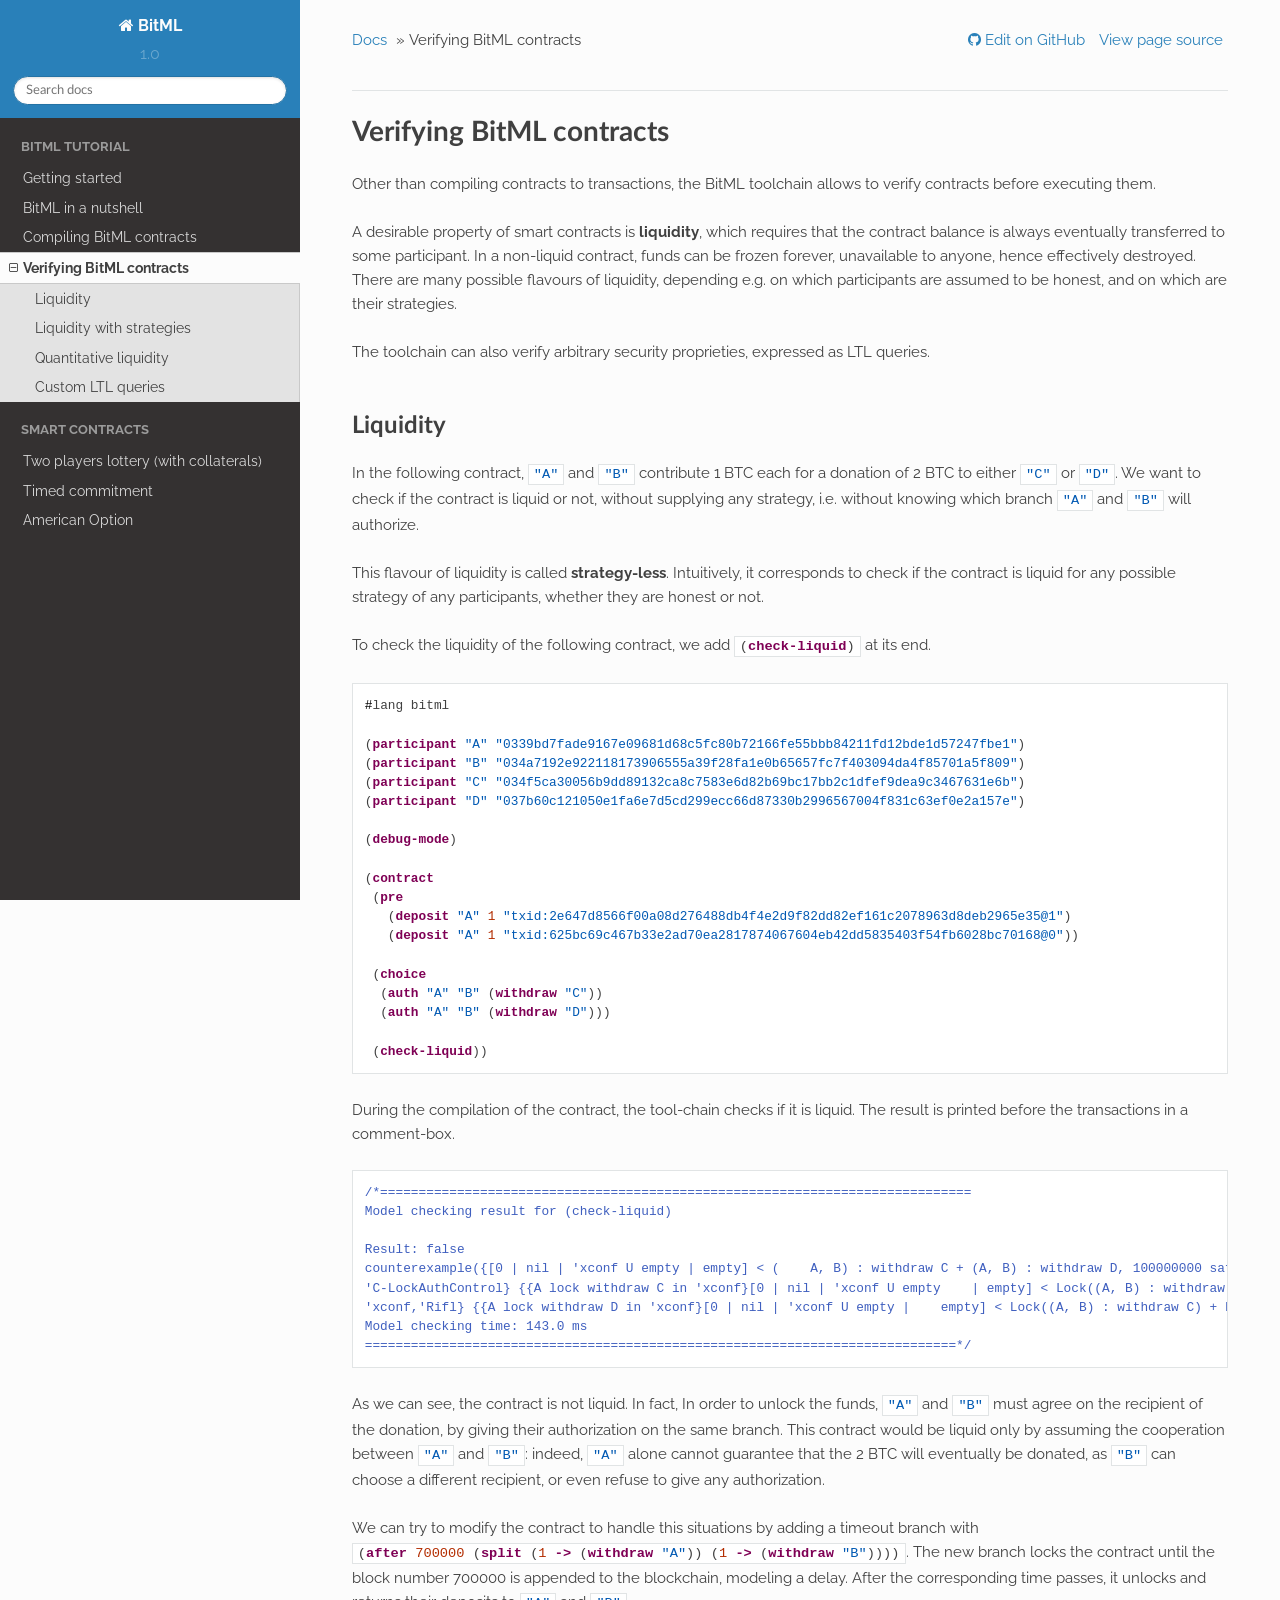
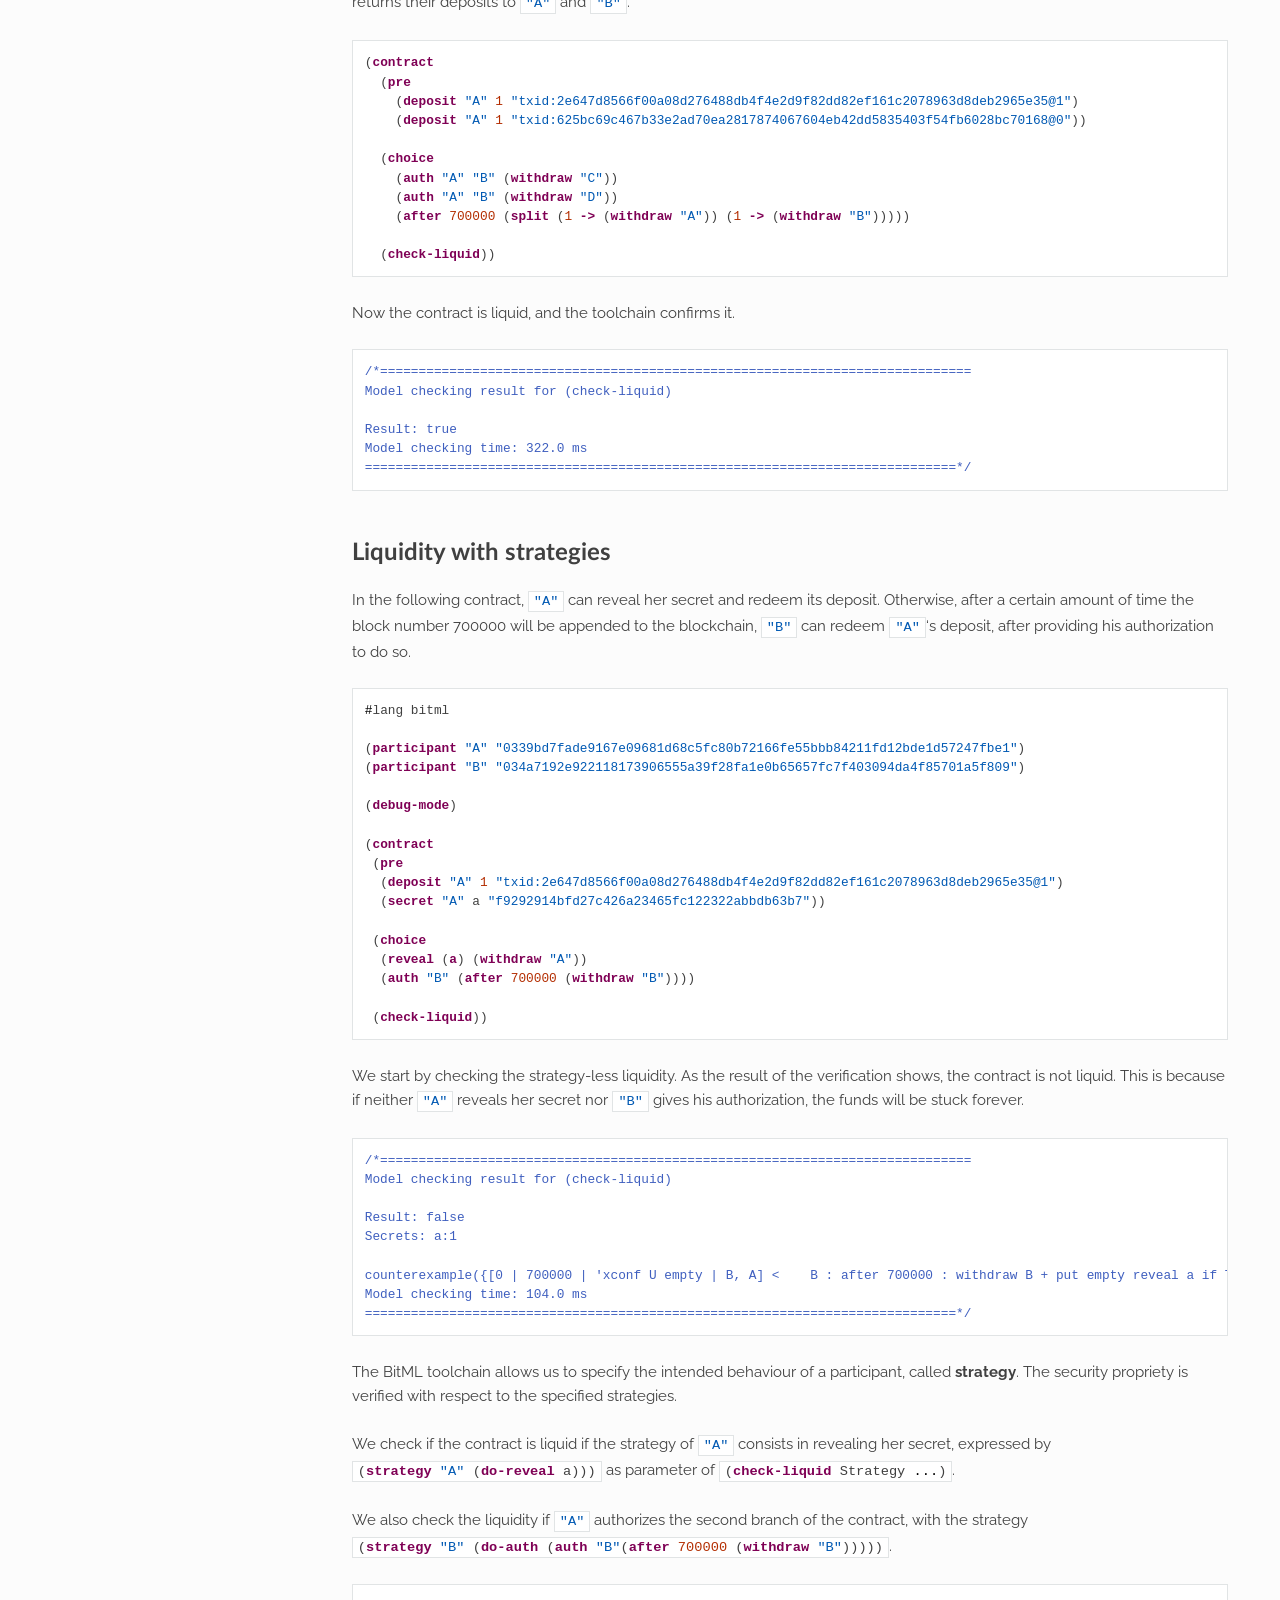
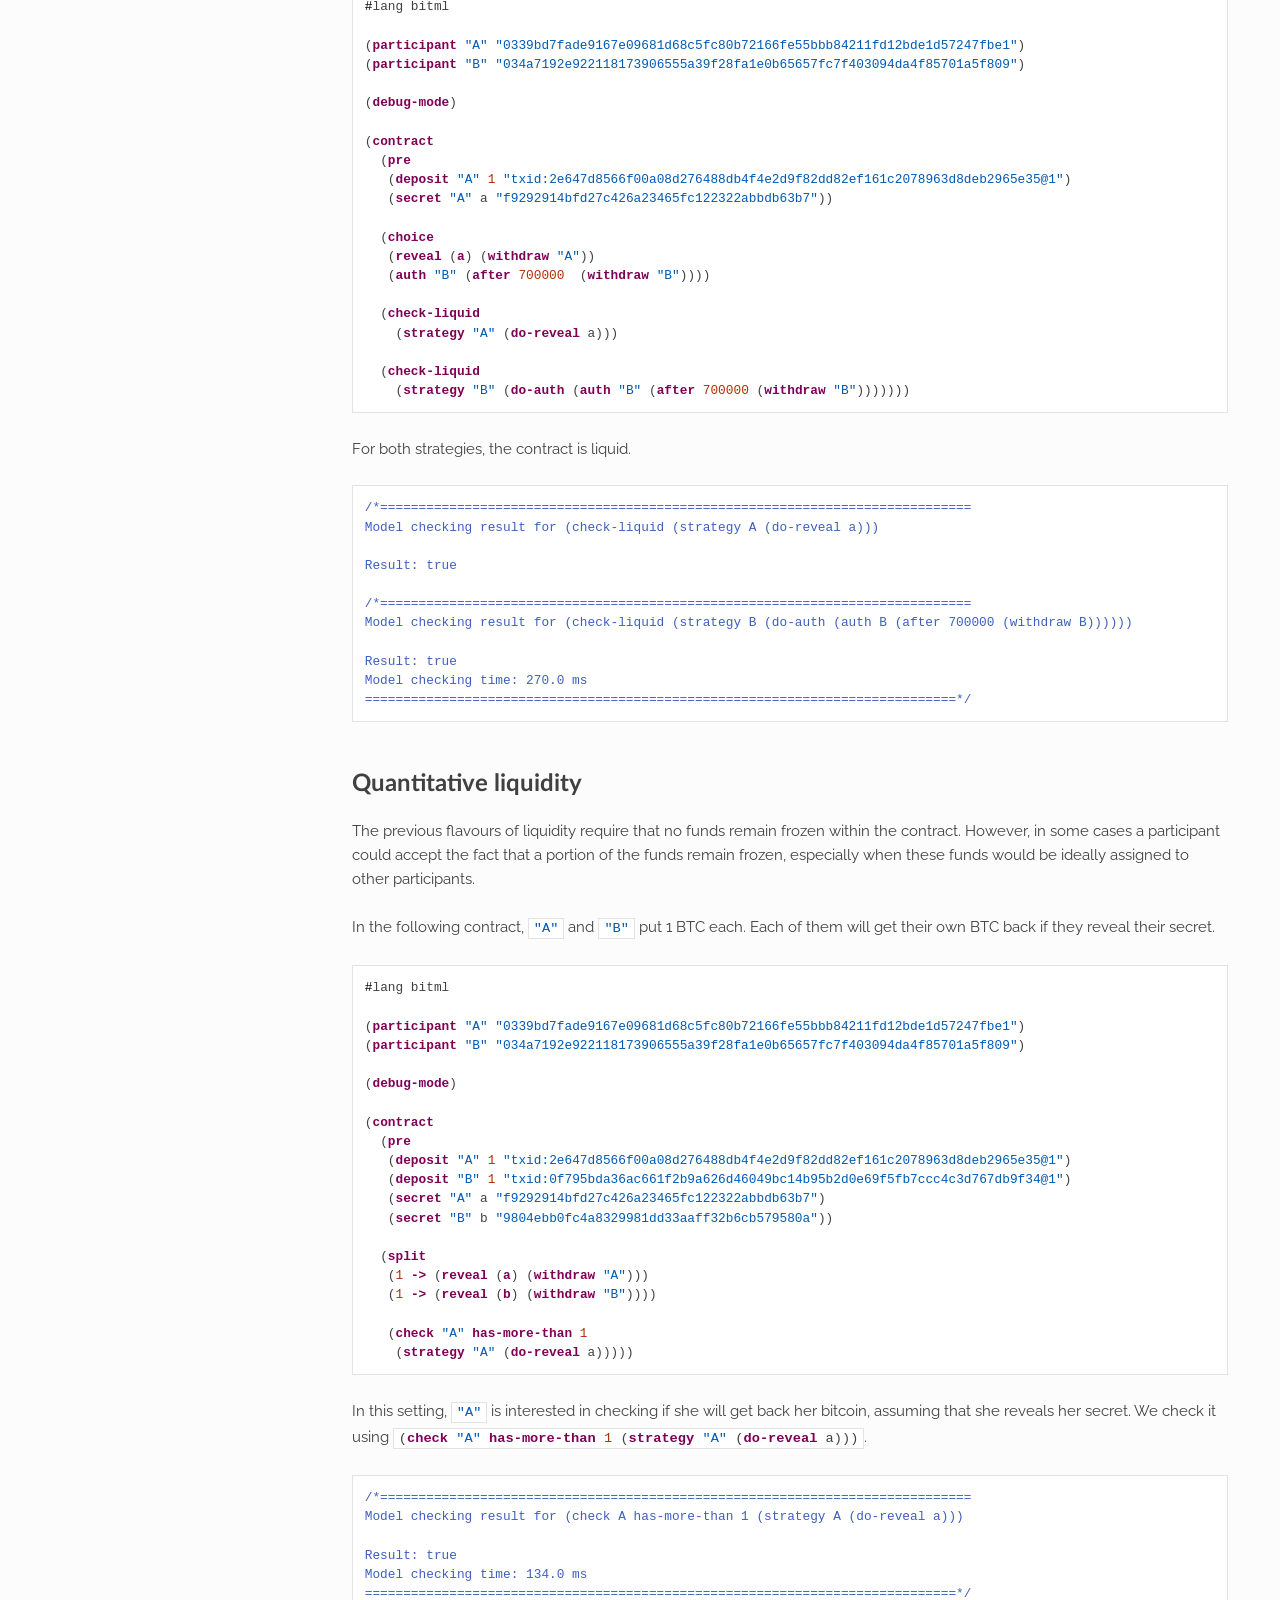
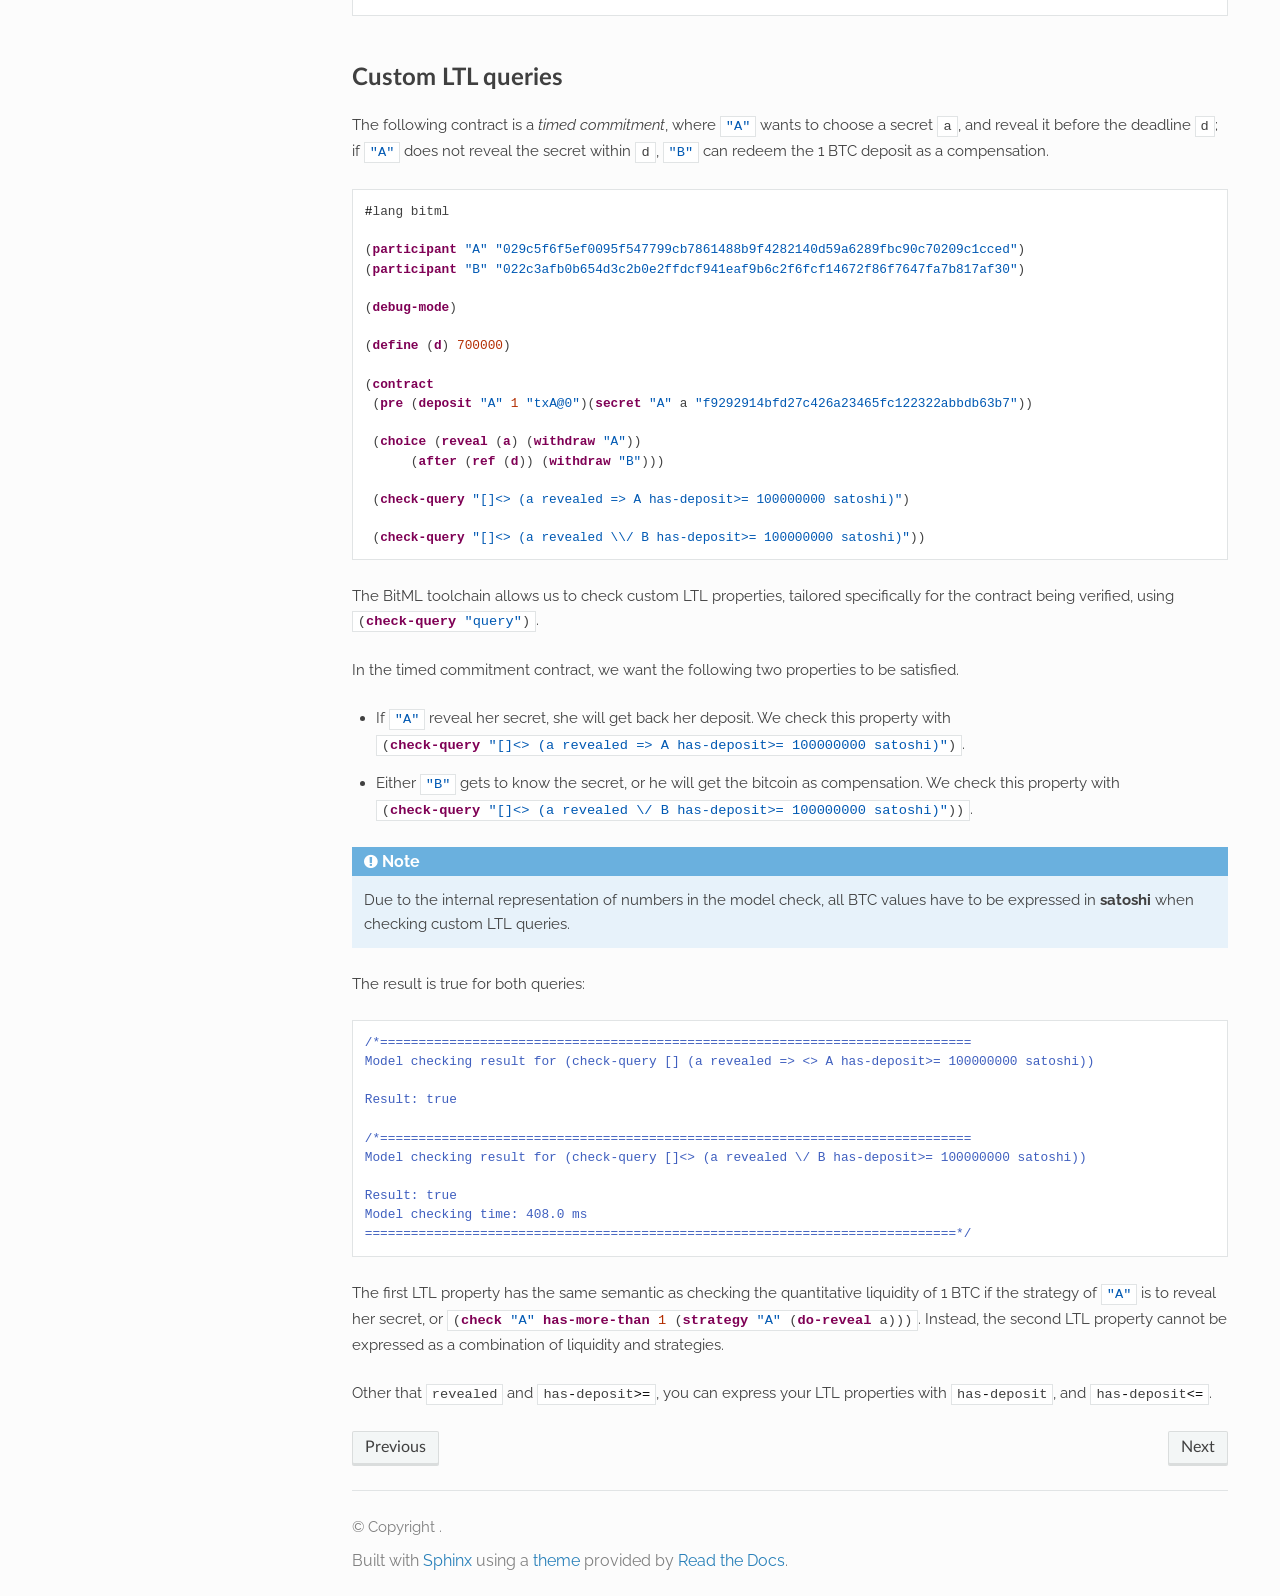
<file: docs/verification.html>
<!DOCTYPE html>
<!--[if IE 8]><html class="no-js lt-ie9" lang="en" > <![endif]-->
<!--[if gt IE 8]><!--> <html class="no-js" lang="en" > <!--<![endif]-->
<head>
  <meta charset="utf-8">
  
  <meta name="viewport" content="width=device-width, initial-scale=1.0">
  
  <title>Verifying BitML contracts &mdash; BitML 2019-06-07_051313 documentation</title>
  

  
  
  
  

  

  
  
    

  

  <link rel="stylesheet" href="_static/css/custom.css" type="text/css" />
  <link rel="stylesheet" href="_static/pygments.css" type="text/css" />
    <link rel="next" title="Two players lottery (with collaterals)" href="2p-lottery.html" />
    <link rel="prev" title="Compiling BitML contracts" href="compiler.html" />
     
    <link href="https://fonts.googleapis.com/css?family=Raleway:400,500|Roboto" rel="stylesheet">
    <link href="https://fonts.googleapis.com/css?family=Inconsolata" rel="stylesheet">


  
  <script src="_static/js/modernizr.min.js"></script>

</head>

<body class="wy-body-for-nav">

   
  <div class="wy-grid-for-nav">

    
    <nav data-toggle="wy-nav-shift" class="wy-nav-side">
      <div class="wy-side-scroll">
        <div class="wy-side-nav-search">
          

          
            <a href="index.html" class="icon icon-home"> BitML
          

          
          </a>

          
            
            
              <div class="version">
                1.0
              </div>
            
          

          
<div role="search">
  <form id="rtd-search-form" class="wy-form" action="search.html" method="get">
    <input type="text" name="q" placeholder="Search docs" />
    <input type="hidden" name="check_keywords" value="yes" />
    <input type="hidden" name="area" value="default" />
  </form>
</div>

          
        </div>

        <div class="wy-menu wy-menu-vertical" data-spy="affix" role="navigation" aria-label="main navigation">
          
            
            
              
            
            
              <p class="caption"><span class="caption-text">BitML Tutorial</span></p>
<ul class="current">
<li class="toctree-l1"><a class="reference internal" href="installation.html">Getting started</a></li>
<li class="toctree-l1"><a class="reference internal" href="nutshell.html">BitML in a nutshell</a></li>
<li class="toctree-l1"><a class="reference internal" href="compiler.html">Compiling BitML contracts</a></li>
<li class="toctree-l1 current"><a class="current reference internal" href="#">Verifying BitML contracts</a><ul>
<li class="toctree-l2"><a class="reference internal" href="#liquidity">Liquidity</a></li>
<li class="toctree-l2"><a class="reference internal" href="#liquidity-with-strategies">Liquidity with strategies</a></li>
<li class="toctree-l2"><a class="reference internal" href="#quantitative-liquidity">Quantitative liquidity</a></li>
<li class="toctree-l2"><a class="reference internal" href="#custom-ltl-queries">Custom LTL queries</a></li>
</ul>
</li>
</ul>
<p class="caption"><span class="caption-text">Smart contracts</span></p>
<ul>
<li class="toctree-l1"><a class="reference internal" href="2p-lottery.html">Two players lottery (with collaterals)</a></li>
<li class="toctree-l1"><a class="reference internal" href="tc.html">Timed commitment</a></li>
<li class="toctree-l1"><a class="reference internal" href="american-option.html">American Option</a></li>
</ul>

            
          
        </div>
      </div>
    </nav>

    <section data-toggle="wy-nav-shift" class="wy-nav-content-wrap">

      
      <nav class="wy-nav-top" aria-label="top navigation">
        
          <i data-toggle="wy-nav-top" class="fa fa-bars"></i>
          <a href="index.html">BitML</a>
        
      </nav>


      <div class="wy-nav-content">
        
        <div class="rst-content">
        
          















<div role="navigation" aria-label="breadcrumbs navigation">

  <ul class="wy-breadcrumbs">
    
      <li><a href="index.html">Docs</a> &raquo;</li>
        
      <li>Verifying BitML contracts</li>
    
    
  <li class="wy-breadcrumbs-aside">
    
      
        
          <a target="_blank" href="https://github.com/acinu/bitml-doc/blob/master/source/verification.rst" class="fa fa-github"> Edit on GitHub</a>
        
      
      
        <a target="_blank" href="_sources/verification.txt" rel="nofollow"> View page source</a>
      
    
  </li>

  </ul>

  
  <hr/>
</div>
          <div role="main" class="document" itemscope="itemscope" itemtype="http://schema.org/Article">
           <div itemprop="articleBody">
            
  <div class="section" id="verifying-langname-contracts">
<h1>Verifying BitML contracts<a class="headerlink" href="#verifying-langname-contracts" title="Permalink to this headline">¶</a></h1>
<p>Other than compiling contracts to transactions, the BitML toolchain
allows to verify contracts before executing them.</p>
<p>A desirable property of smart contracts is <strong>liquidity</strong>,
which requires that the contract balance is always eventually transferred to some participant.
In a non-liquid contract, funds can be frozen forever, unavailable to anyone, hence effectively destroyed.
There are many possible flavours of liquidity, depending e.g. on which
participants are assumed to be honest, and on which are their strategies.</p>
<p>The toolchain can also verify arbitrary security proprieties,
expressed as LTL queries.</p>
<div class="section" id="liquidity">
<h2>Liquidity<a class="headerlink" href="#liquidity" title="Permalink to this headline">¶</a></h2>
<p>In the following contract, <code class="code bitml docutils literal highlight highlight-bitml"><span></span><span class="s">&quot;A&quot;</span></code> and <code class="code bitml docutils literal highlight highlight-bitml"><span></span><span class="s">&quot;B&quot;</span></code> contribute 1 BTC each
for a donation of 2 BTC to either <code class="code bitml docutils literal highlight highlight-bitml"><span></span><span class="s">&quot;C&quot;</span></code> or <code class="code bitml docutils literal highlight highlight-bitml"><span></span><span class="s">&quot;D&quot;</span></code>.
We want to check if the contract is liquid or not, without supplying any strategy,
i.e. without knowing which branch <code class="code bitml docutils literal highlight highlight-bitml"><span></span><span class="s">&quot;A&quot;</span></code> and <code class="code bitml docutils literal highlight highlight-bitml"><span></span><span class="s">&quot;B&quot;</span></code> will authorize.</p>
<p>This flavour of liquidity is called <strong>strategy-less</strong>.
Intuitively, it corresponds to check
if the contract is liquid for any possible strategy of any participants,
whether they are honest or not.</p>
<p>To check the liquidity of the following contract,
we add <code class="code bitml docutils literal highlight highlight-bitml"><span></span><span class="p">(</span><span class="nf">check-liquid</span><span class="p">)</span></code> at its end.</p>
<div class="highlight-bitml"><div class="highlight"><pre><span></span><span class="o">#</span><span class="nv">lang</span> <span class="nv">bitml</span>

<span class="p">(</span><span class="nf">participant</span> <span class="s">&quot;A&quot;</span> <span class="s">&quot;0339bd7fade9167e09681d68c5fc80b72166fe55bbb84211fd12bde1d57247fbe1&quot;</span><span class="p">)</span>
<span class="p">(</span><span class="nf">participant</span> <span class="s">&quot;B&quot;</span> <span class="s">&quot;034a7192e922118173906555a39f28fa1e0b65657fc7f403094da4f85701a5f809&quot;</span><span class="p">)</span>
<span class="p">(</span><span class="nf">participant</span> <span class="s">&quot;C&quot;</span> <span class="s">&quot;034f5ca30056b9dd89132ca8c7583e6d82b69bc17bb2c1dfef9dea9c3467631e6b&quot;</span><span class="p">)</span>
<span class="p">(</span><span class="nf">participant</span> <span class="s">&quot;D&quot;</span> <span class="s">&quot;037b60c121050e1fa6e7d5cd299ecc66d87330b2996567004f831c63ef0e2a157e&quot;</span><span class="p">)</span>

<span class="p">(</span><span class="nf">debug-mode</span><span class="p">)</span>

<span class="p">(</span><span class="nf">contract</span>
 <span class="p">(</span><span class="nf">pre</span>
   <span class="p">(</span><span class="nf">deposit</span> <span class="s">&quot;A&quot;</span> <span class="mi">1</span> <span class="s">&quot;txid:2e647d8566f00a08d276488db4f4e2d9f82dd82ef161c2078963d8deb2965e35@1&quot;</span><span class="p">)</span>
   <span class="p">(</span><span class="nf">deposit</span> <span class="s">&quot;A&quot;</span> <span class="mi">1</span> <span class="s">&quot;txid:625bc69c467b33e2ad70ea2817874067604eb42dd5835403f54fb6028bc70168@0&quot;</span><span class="p">))</span>

 <span class="p">(</span><span class="nf">choice</span>
  <span class="p">(</span><span class="k">auth </span><span class="s">&quot;A&quot;</span> <span class="s">&quot;B&quot;</span> <span class="p">(</span><span class="k">withdraw </span><span class="s">&quot;C&quot;</span><span class="p">))</span>
  <span class="p">(</span><span class="k">auth </span><span class="s">&quot;A&quot;</span> <span class="s">&quot;B&quot;</span> <span class="p">(</span><span class="k">withdraw </span><span class="s">&quot;D&quot;</span><span class="p">)))</span>

 <span class="p">(</span><span class="nf">check-liquid</span><span class="p">))</span>
</pre></div>
</div>
<p>During the compilation of the contract, the tool-chain checks if it is liquid. The result is printed before the transactions in a comment-box.</p>
<div class="highlight-balzac"><div class="highlight"><pre><span></span><span class="cm">/*=============================================================================</span>
<span class="cm">Model checking result for (check-liquid)</span>

<span class="cm">Result: false</span>
<span class="cm">counterexample({[0 | nil | &#39;xconf U empty | empty] &lt; (    A, B) : withdraw C + (A, B) : withdraw D, 100000000 satoshi &gt; &#39;xconf,</span>
<span class="cm">&#39;C-LockAuthControl} {{A lock withdraw C in &#39;xconf}[0 | nil | &#39;xconf U empty    | empty] &lt; Lock((A, B) : withdraw C) + (A, B) : withdraw D, 100000000 satoshi &gt;</span>
<span class="cm">&#39;xconf,&#39;Rifl} {{A lock withdraw D in &#39;xconf}[0 | nil | &#39;xconf U empty |    empty] &lt; Lock((A, B) : withdraw C) + Lock((A, B) : withdraw D), 100000000    satoshi &gt; &#39;xconf,&#39;Finalize}, {[0 | nil | &#39;xconf U empty | empty] &lt; Lock((A, B)    : withdraw C) + Lock((A, B) : withdraw D), 100000000 satoshi &gt; &#39;xconf,    solution})</span>
<span class="cm">Model checking time: 143.0 ms</span>
<span class="cm">=============================================================================*/</span>
</pre></div>
</div>
<p>As we can see, the contract is not liquid.
In fact, In order to unlock the funds, <code class="code bitml docutils literal highlight highlight-bitml"><span></span><span class="s">&quot;A&quot;</span></code> and <code class="code bitml docutils literal highlight highlight-bitml"><span></span><span class="s">&quot;B&quot;</span></code> must agree on the recipient of the donation,
by giving their authorization on the same branch. This contract would be liquid
only by assuming the cooperation between <code class="code bitml docutils literal highlight highlight-bitml"><span></span><span class="s">&quot;A&quot;</span></code> and <code class="code bitml docutils literal highlight highlight-bitml"><span></span><span class="s">&quot;B&quot;</span></code>: indeed, <code class="code bitml docutils literal highlight highlight-bitml"><span></span><span class="s">&quot;A&quot;</span></code> alone cannot
guarantee that the 2 BTC will eventually be donated, as <code class="code bitml docutils literal highlight highlight-bitml"><span></span><span class="s">&quot;B&quot;</span></code> can choose a different
recipient, or even refuse to give any authorization.</p>
<p>We can try to modify the contract to handle this situations by adding a timeout branch
with <code class="code bitml docutils literal highlight highlight-bitml"><span></span><span class="p">(</span><span class="k">after </span><span class="mi">700000</span> <span class="p">(</span><span class="k">split </span><span class="p">(</span><span class="mi">1</span> <span class="k">-&gt; </span><span class="p">(</span><span class="k">withdraw </span><span class="s">&quot;A&quot;</span><span class="p">))</span> <span class="p">(</span><span class="mi">1</span> <span class="k">-&gt; </span><span class="p">(</span><span class="k">withdraw </span><span class="s">&quot;B&quot;</span><span class="p">))))</span></code>.
The new branch locks the contract until the block number 700000 is appended to the blockchain,
modeling a delay.
After the corresponding time passes, it unlocks and returns their deposits to <code class="code bitml docutils literal highlight highlight-bitml"><span></span><span class="s">&quot;A&quot;</span></code> and <code class="code bitml docutils literal highlight highlight-bitml"><span></span><span class="s">&quot;B&quot;</span></code>.</p>
<div class="highlight-bitml"><div class="highlight"><pre><span></span><span class="p">(</span><span class="nf">contract</span>
  <span class="p">(</span><span class="nf">pre</span>
    <span class="p">(</span><span class="nf">deposit</span> <span class="s">&quot;A&quot;</span> <span class="mi">1</span> <span class="s">&quot;txid:2e647d8566f00a08d276488db4f4e2d9f82dd82ef161c2078963d8deb2965e35@1&quot;</span><span class="p">)</span>
    <span class="p">(</span><span class="nf">deposit</span> <span class="s">&quot;A&quot;</span> <span class="mi">1</span> <span class="s">&quot;txid:625bc69c467b33e2ad70ea2817874067604eb42dd5835403f54fb6028bc70168@0&quot;</span><span class="p">))</span>

  <span class="p">(</span><span class="nf">choice</span>
    <span class="p">(</span><span class="k">auth </span><span class="s">&quot;A&quot;</span> <span class="s">&quot;B&quot;</span> <span class="p">(</span><span class="k">withdraw </span><span class="s">&quot;C&quot;</span><span class="p">))</span>
    <span class="p">(</span><span class="k">auth </span><span class="s">&quot;A&quot;</span> <span class="s">&quot;B&quot;</span> <span class="p">(</span><span class="k">withdraw </span><span class="s">&quot;D&quot;</span><span class="p">))</span>
    <span class="p">(</span><span class="k">after </span><span class="mi">700000</span> <span class="p">(</span><span class="k">split </span><span class="p">(</span><span class="mi">1</span> <span class="k">-&gt; </span><span class="p">(</span><span class="k">withdraw </span><span class="s">&quot;A&quot;</span><span class="p">))</span> <span class="p">(</span><span class="mi">1</span> <span class="k">-&gt; </span><span class="p">(</span><span class="k">withdraw </span><span class="s">&quot;B&quot;</span><span class="p">)))))</span>

  <span class="p">(</span><span class="nf">check-liquid</span><span class="p">))</span>
</pre></div>
</div>
<p>Now the contract is liquid, and the toolchain confirms it.</p>
<div class="highlight-balzac"><div class="highlight"><pre><span></span><span class="cm">/*=============================================================================</span>
<span class="cm">Model checking result for (check-liquid)</span>

<span class="cm">Result: true</span>
<span class="cm">Model checking time: 322.0 ms</span>
<span class="cm">=============================================================================*/</span>
</pre></div>
</div>
</div>
<div class="section" id="liquidity-with-strategies">
<h2>Liquidity with strategies<a class="headerlink" href="#liquidity-with-strategies" title="Permalink to this headline">¶</a></h2>
<p>In the following contract, <code class="code bitml docutils literal highlight highlight-bitml"><span></span><span class="s">&quot;A&quot;</span></code> can reveal her secret and redeem its deposit.
Otherwise, after a certain amount of time the block number 700000 will be appended to the blockchain,
<code class="code bitml docutils literal highlight highlight-bitml"><span></span><span class="s">&quot;B&quot;</span></code> can redeem <code class="code bitml docutils literal highlight highlight-bitml"><span></span><span class="s">&quot;A&quot;</span></code>&#8216;s deposit, after providing his authorization to do so.</p>
<div class="highlight-bitml"><div class="highlight"><pre><span></span><span class="o">#</span><span class="nv">lang</span> <span class="nv">bitml</span>

<span class="p">(</span><span class="nf">participant</span> <span class="s">&quot;A&quot;</span> <span class="s">&quot;0339bd7fade9167e09681d68c5fc80b72166fe55bbb84211fd12bde1d57247fbe1&quot;</span><span class="p">)</span>
<span class="p">(</span><span class="nf">participant</span> <span class="s">&quot;B&quot;</span> <span class="s">&quot;034a7192e922118173906555a39f28fa1e0b65657fc7f403094da4f85701a5f809&quot;</span><span class="p">)</span>

<span class="p">(</span><span class="nf">debug-mode</span><span class="p">)</span>

<span class="p">(</span><span class="nf">contract</span>
 <span class="p">(</span><span class="nf">pre</span>
  <span class="p">(</span><span class="nf">deposit</span> <span class="s">&quot;A&quot;</span> <span class="mi">1</span> <span class="s">&quot;txid:2e647d8566f00a08d276488db4f4e2d9f82dd82ef161c2078963d8deb2965e35@1&quot;</span><span class="p">)</span>
  <span class="p">(</span><span class="nf">secret</span> <span class="s">&quot;A&quot;</span> <span class="nv">a</span> <span class="s">&quot;f9292914bfd27c426a23465fc122322abbdb63b7&quot;</span><span class="p">))</span>

 <span class="p">(</span><span class="nf">choice</span>
  <span class="p">(</span><span class="k">reveal </span><span class="p">(</span><span class="nf">a</span><span class="p">)</span> <span class="p">(</span><span class="k">withdraw </span><span class="s">&quot;A&quot;</span><span class="p">))</span>
  <span class="p">(</span><span class="k">auth </span><span class="s">&quot;B&quot;</span> <span class="p">(</span><span class="k">after </span><span class="mi">700000</span> <span class="p">(</span><span class="k">withdraw </span><span class="s">&quot;B&quot;</span><span class="p">))))</span>

 <span class="p">(</span><span class="nf">check-liquid</span><span class="p">))</span>
</pre></div>
</div>
<p>We start by checking the strategy-less liquidity.
As the result of the verification shows, the contract is not liquid.
This is because if neither <code class="code bitml docutils literal highlight highlight-bitml"><span></span><span class="s">&quot;A&quot;</span></code> reveals her secret nor <code class="code bitml docutils literal highlight highlight-bitml"><span></span><span class="s">&quot;B&quot;</span></code> gives his authorization,
the funds will be stuck forever.</p>
<div class="highlight-balzac"><div class="highlight"><pre><span></span><span class="cm">/*=============================================================================</span>
<span class="cm">Model checking result for (check-liquid)</span>

<span class="cm">Result: false</span>
<span class="cm">Secrets: a:1</span>

<span class="cm">counterexample({[0 | 700000 | &#39;xconf U empty | B, A] &lt;    B : after 700000 : withdraw B + put empty reveal a if True . withdraw A,    100000000 satoshi &gt; &#39;xconf | {A : a # 1},&#39;C-LockAuthRev} {{A lock-reveal a}[0 |    700000 | &#39;xconf U empty | B, A] Lock({A : a # 1}) | &lt; B : after 700000 :    withdraw B + put empty reveal a if True . withdraw A, 100000000 satoshi &gt;    &#39;xconf,&#39;Rifl} {{B lock after 700000 : withdraw B in &#39;xconf}[0 | 700000 |    &#39;xconf U empty | B, A] Lock({A : a # 1}) | &lt; Lock(B : after 700000 :    withdraw B) + put empty reveal a if True . withdraw A, 100000000 satoshi &gt;    &#39;xconf,&#39;Rifl} {{delta 700000}[700000 | nil | &#39;xconf U empty | B, A] Lock({A    : a # 1}) | &lt; Lock(B : after 700000 : withdraw B) + put empty reveal a if    True . withdraw A, 100000000 satoshi &gt; &#39;xconf,&#39;Finalize}, {[700000 | nil |    &#39;xconf U empty | B, A] Lock({A : a # 1}) | &lt; Lock(B : after 700000 :    withdraw B) + put empty reveal a if True . withdraw A, 100000000 satoshi &gt;    &#39;xconf,solution})</span>
<span class="cm">Model checking time: 104.0 ms</span>
<span class="cm">=============================================================================*/</span>
</pre></div>
</div>
<p>The BitML toolchain allows us to specify the intended behaviour of a participant, called <strong>strategy</strong>.
The security propriety is verified with respect to the specified strategies.</p>
<p>We check if the contract is liquid if the strategy of <code class="code bitml docutils literal highlight highlight-bitml"><span></span><span class="s">&quot;A&quot;</span></code>
consists in revealing her secret, expressed by <code class="code bitml docutils literal highlight highlight-bitml"><span></span><span class="p">(</span><span class="k">strategy </span><span class="s">&quot;A&quot;</span> <span class="p">(</span><span class="k">do-reveal </span><span class="nv">a</span><span class="p">)))</span></code>
as parameter of <code class="code bitml docutils literal highlight highlight-bitml"><span></span><span class="p">(</span><span class="k">check-liquid </span><span class="nv">Strategy</span> <span class="o">...</span><span class="p">)</span></code>.</p>
<p>We also check the liquidity if <code class="code bitml docutils literal highlight highlight-bitml"><span></span><span class="s">&quot;A&quot;</span></code> authorizes the second branch of the contract,
with the strategy <code class="code bitml docutils literal highlight highlight-bitml"><span></span><span class="p">(</span><span class="k">strategy </span><span class="s">&quot;B&quot;</span> <span class="p">(</span><span class="k">do-auth </span><span class="p">(</span><span class="k">auth </span><span class="s">&quot;B&quot;</span><span class="p">(</span><span class="k">after </span><span class="mi">700000</span> <span class="p">(</span><span class="k">withdraw </span><span class="s">&quot;B&quot;</span><span class="p">)))))</span></code>.</p>
<div class="highlight-bitml"><div class="highlight"><pre><span></span><span class="o">#</span><span class="nv">lang</span> <span class="nv">bitml</span>

<span class="p">(</span><span class="nf">participant</span> <span class="s">&quot;A&quot;</span> <span class="s">&quot;0339bd7fade9167e09681d68c5fc80b72166fe55bbb84211fd12bde1d57247fbe1&quot;</span><span class="p">)</span>
<span class="p">(</span><span class="nf">participant</span> <span class="s">&quot;B&quot;</span> <span class="s">&quot;034a7192e922118173906555a39f28fa1e0b65657fc7f403094da4f85701a5f809&quot;</span><span class="p">)</span>

<span class="p">(</span><span class="nf">debug-mode</span><span class="p">)</span>

<span class="p">(</span><span class="nf">contract</span>
  <span class="p">(</span><span class="nf">pre</span>
   <span class="p">(</span><span class="nf">deposit</span> <span class="s">&quot;A&quot;</span> <span class="mi">1</span> <span class="s">&quot;txid:2e647d8566f00a08d276488db4f4e2d9f82dd82ef161c2078963d8deb2965e35@1&quot;</span><span class="p">)</span>
   <span class="p">(</span><span class="nf">secret</span> <span class="s">&quot;A&quot;</span> <span class="nv">a</span> <span class="s">&quot;f9292914bfd27c426a23465fc122322abbdb63b7&quot;</span><span class="p">))</span>

  <span class="p">(</span><span class="nf">choice</span>
   <span class="p">(</span><span class="k">reveal </span><span class="p">(</span><span class="nf">a</span><span class="p">)</span> <span class="p">(</span><span class="k">withdraw </span><span class="s">&quot;A&quot;</span><span class="p">))</span>
   <span class="p">(</span><span class="k">auth </span><span class="s">&quot;B&quot;</span> <span class="p">(</span><span class="k">after </span><span class="mi">700000</span>  <span class="p">(</span><span class="k">withdraw </span><span class="s">&quot;B&quot;</span><span class="p">))))</span>

  <span class="p">(</span><span class="nf">check-liquid</span>
    <span class="p">(</span><span class="k">strategy </span><span class="s">&quot;A&quot;</span> <span class="p">(</span><span class="k">do-reveal </span><span class="nv">a</span><span class="p">)))</span>

  <span class="p">(</span><span class="nf">check-liquid</span>
    <span class="p">(</span><span class="k">strategy </span><span class="s">&quot;B&quot;</span> <span class="p">(</span><span class="k">do-auth </span><span class="p">(</span><span class="k">auth </span><span class="s">&quot;B&quot;</span> <span class="p">(</span><span class="k">after </span><span class="mi">700000</span> <span class="p">(</span><span class="k">withdraw </span><span class="s">&quot;B&quot;</span><span class="p">)))))))</span>
</pre></div>
</div>
<p>For both strategies, the contract is liquid.</p>
<div class="highlight-balzac"><div class="highlight"><pre><span></span><span class="cm">/*=============================================================================</span>
<span class="cm">Model checking result for (check-liquid (strategy A (do-reveal a)))</span>

<span class="cm">Result: true</span>

<span class="cm">/*=============================================================================</span>
<span class="cm">Model checking result for (check-liquid (strategy B (do-auth (auth B (after 700000 (withdraw B))))))</span>

<span class="cm">Result: true</span>
<span class="cm">Model checking time: 270.0 ms</span>
<span class="cm">=============================================================================*/</span>
</pre></div>
</div>
</div>
<div class="section" id="quantitative-liquidity">
<h2>Quantitative liquidity<a class="headerlink" href="#quantitative-liquidity" title="Permalink to this headline">¶</a></h2>
<p>The previous flavours of liquidity require that no funds remain frozen
within the contract. However, in some cases a participant could accept the fact that a
portion of the funds remain frozen, especially when these funds would be ideally
assigned to other participants.</p>
<p>In the following contract, <code class="code bitml docutils literal highlight highlight-bitml"><span></span><span class="s">&quot;A&quot;</span></code> and <code class="code bitml docutils literal highlight highlight-bitml"><span></span><span class="s">&quot;B&quot;</span></code> put 1 BTC each.
Each of them will get their own BTC back if they reveal their secret.</p>
<div class="highlight-bitml"><div class="highlight"><pre><span></span><span class="o">#</span><span class="nv">lang</span> <span class="nv">bitml</span>

<span class="p">(</span><span class="nf">participant</span> <span class="s">&quot;A&quot;</span> <span class="s">&quot;0339bd7fade9167e09681d68c5fc80b72166fe55bbb84211fd12bde1d57247fbe1&quot;</span><span class="p">)</span>
<span class="p">(</span><span class="nf">participant</span> <span class="s">&quot;B&quot;</span> <span class="s">&quot;034a7192e922118173906555a39f28fa1e0b65657fc7f403094da4f85701a5f809&quot;</span><span class="p">)</span>

<span class="p">(</span><span class="nf">debug-mode</span><span class="p">)</span>

<span class="p">(</span><span class="nf">contract</span>
  <span class="p">(</span><span class="nf">pre</span>
   <span class="p">(</span><span class="nf">deposit</span> <span class="s">&quot;A&quot;</span> <span class="mi">1</span> <span class="s">&quot;txid:2e647d8566f00a08d276488db4f4e2d9f82dd82ef161c2078963d8deb2965e35@1&quot;</span><span class="p">)</span>
   <span class="p">(</span><span class="nf">deposit</span> <span class="s">&quot;B&quot;</span> <span class="mi">1</span> <span class="s">&quot;txid:0f795bda36ac661f2b9a626d46049bc14b95b2d0e69f5fb7ccc4c3d767db9f34@1&quot;</span><span class="p">)</span>
   <span class="p">(</span><span class="nf">secret</span> <span class="s">&quot;A&quot;</span> <span class="nv">a</span> <span class="s">&quot;f9292914bfd27c426a23465fc122322abbdb63b7&quot;</span><span class="p">)</span>
   <span class="p">(</span><span class="nf">secret</span> <span class="s">&quot;B&quot;</span> <span class="nv">b</span> <span class="s">&quot;9804ebb0fc4a8329981dd33aaff32b6cb579580a&quot;</span><span class="p">))</span>

  <span class="p">(</span><span class="nf">split</span>
   <span class="p">(</span><span class="mi">1</span> <span class="k">-&gt; </span><span class="p">(</span><span class="k">reveal </span><span class="p">(</span><span class="nf">a</span><span class="p">)</span> <span class="p">(</span><span class="k">withdraw </span><span class="s">&quot;A&quot;</span><span class="p">)))</span>
   <span class="p">(</span><span class="mi">1</span> <span class="k">-&gt; </span><span class="p">(</span><span class="k">reveal </span><span class="p">(</span><span class="nf">b</span><span class="p">)</span> <span class="p">(</span><span class="k">withdraw </span><span class="s">&quot;B&quot;</span><span class="p">))))</span>

   <span class="p">(</span><span class="k">check </span><span class="s">&quot;A&quot;</span> <span class="k">has-more-than </span><span class="mi">1</span>
    <span class="p">(</span><span class="k">strategy </span><span class="s">&quot;A&quot;</span> <span class="p">(</span><span class="k">do-reveal </span><span class="nv">a</span><span class="p">)))))</span>
</pre></div>
</div>
<p>In this setting, <code class="code bitml docutils literal highlight highlight-bitml"><span></span><span class="s">&quot;A&quot;</span></code> is interested in checking if she will get back her bitcoin,
assuming that she reveals her secret. We check it using <code class="code bitml docutils literal highlight highlight-bitml"><span></span><span class="p">(</span><span class="k">check </span><span class="s">&quot;A&quot;</span> <span class="k">has-more-than </span><span class="mi">1</span> <span class="p">(</span><span class="k">strategy </span><span class="s">&quot;A&quot;</span> <span class="p">(</span><span class="k">do-reveal </span><span class="nv">a</span><span class="p">)))</span></code>.</p>
<div class="highlight-balzac"><div class="highlight"><pre><span></span><span class="cm">/*=============================================================================</span>
<span class="cm">Model checking result for (check A has-more-than 1 (strategy A (do-reveal a)))</span>

<span class="cm">Result: true</span>
<span class="cm">Model checking time: 134.0 ms</span>
<span class="cm">=============================================================================*/</span>
</pre></div>
</div>
</div>
<div class="section" id="custom-ltl-queries">
<h2>Custom LTL queries<a class="headerlink" href="#custom-ltl-queries" title="Permalink to this headline">¶</a></h2>
<p>The following contract is a <em>timed commitment</em>,
where <code class="code bitml docutils literal highlight highlight-bitml"><span></span><span class="s">&quot;A&quot;</span></code> wants to choose a secret <code class="code balzac docutils literal highlight highlight-balzac"><span></span><span class="n">a</span></code>,
and reveal it before the deadline <code class="code balzac docutils literal highlight highlight-balzac"><span></span><span class="n">d</span></code>;
if <code class="code bitml docutils literal highlight highlight-bitml"><span></span><span class="s">&quot;A&quot;</span></code> does not reveal the secret within <code class="code balzac docutils literal highlight highlight-balzac"><span></span><span class="n">d</span></code>,
<code class="code bitml docutils literal highlight highlight-bitml"><span></span><span class="s">&quot;B&quot;</span></code> can redeem the 1 BTC deposit as a compensation.</p>
<div class="highlight-bitml"><div class="highlight"><pre><span></span><span class="o">#</span><span class="nv">lang</span> <span class="nv">bitml</span>

<span class="p">(</span><span class="nf">participant</span> <span class="s">&quot;A&quot;</span> <span class="s">&quot;029c5f6f5ef0095f547799cb7861488b9f4282140d59a6289fbc90c70209c1cced&quot;</span><span class="p">)</span>
<span class="p">(</span><span class="nf">participant</span> <span class="s">&quot;B&quot;</span> <span class="s">&quot;022c3afb0b654d3c2b0e2ffdcf941eaf9b6c2f6fcf14672f86f7647fa7b817af30&quot;</span><span class="p">)</span>

<span class="p">(</span><span class="nf">debug-mode</span><span class="p">)</span>

<span class="p">(</span><span class="nf">define</span> <span class="p">(</span><span class="nf">d</span><span class="p">)</span> <span class="mi">700000</span><span class="p">)</span>

<span class="p">(</span><span class="nf">contract</span>
 <span class="p">(</span><span class="k">pre </span><span class="p">(</span><span class="nf">deposit</span> <span class="s">&quot;A&quot;</span> <span class="mi">1</span> <span class="s">&quot;txA@0&quot;</span><span class="p">)(</span><span class="nf">secret</span> <span class="s">&quot;A&quot;</span> <span class="nv">a</span> <span class="s">&quot;f9292914bfd27c426a23465fc122322abbdb63b7&quot;</span><span class="p">))</span>

 <span class="p">(</span><span class="nf">choice</span> <span class="p">(</span><span class="k">reveal </span><span class="p">(</span><span class="nf">a</span><span class="p">)</span> <span class="p">(</span><span class="k">withdraw </span><span class="s">&quot;A&quot;</span><span class="p">))</span>
      <span class="p">(</span><span class="k">after </span><span class="p">(</span><span class="nf">ref</span> <span class="p">(</span><span class="nf">d</span><span class="p">))</span> <span class="p">(</span><span class="k">withdraw </span><span class="s">&quot;B&quot;</span><span class="p">)))</span>

 <span class="p">(</span><span class="k">check-query </span><span class="s">&quot;[]&lt;&gt; (a revealed =&gt; A has-deposit&gt;= 100000000 satoshi)&quot;</span><span class="p">)</span>

 <span class="p">(</span><span class="k">check-query </span><span class="s">&quot;[]&lt;&gt; (a revealed \\/ B has-deposit&gt;= 100000000 satoshi)&quot;</span><span class="p">))</span>
</pre></div>
</div>
<p>The BitML toolchain allows us to check custom LTL properties,
tailored specifically for the contract being verified, using <code class="code bitml docutils literal highlight highlight-bitml"><span></span><span class="p">(</span><span class="k">check-query </span><span class="s">&quot;query&quot;</span><span class="p">)</span></code>.</p>
<p>In the timed commitment contract, we want the following two properties to be satisfied.</p>
<ul class="simple">
<li>If <code class="code bitml docutils literal highlight highlight-bitml"><span></span><span class="s">&quot;A&quot;</span></code> reveal her secret, she will get back her deposit.
We check this property with <code class="code bitml docutils literal highlight highlight-bitml"><span></span><span class="p">(</span><span class="k">check-query </span><span class="s">&quot;[]&lt;&gt; (a revealed =&gt; A has-deposit&gt;= 100000000 satoshi)&quot;</span><span class="p">)</span></code>.</li>
<li>Either <code class="code bitml docutils literal highlight highlight-bitml"><span></span><span class="s">&quot;B&quot;</span></code> gets to know the secret, or he will get the bitcoin as compensation.
We check this property with <code class="code bitml docutils literal highlight highlight-bitml"><span></span><span class="p">(</span><span class="k">check-query </span><span class="s">&quot;[]&lt;&gt; (a revealed  \/ B has-deposit&gt;= 100000000 satoshi)&quot;</span><span class="p">))</span></code>.</li>
</ul>
<div class="admonition note">
<p class="first admonition-title">Note</p>
<p class="last">Due to the internal representation of numbers in the model check, all BTC values have to be expressed in <strong>satoshi</strong> when checking custom LTL queries.</p>
</div>
<p>The result is true for both queries:</p>
<div class="highlight-balzac"><div class="highlight"><pre><span></span><span class="cm">/*=============================================================================</span>
<span class="cm">Model checking result for (check-query [] (a revealed =&gt; &lt;&gt; A has-deposit&gt;= 100000000 satoshi))</span>

<span class="cm">Result: true</span>

<span class="cm">/*=============================================================================</span>
<span class="cm">Model checking result for (check-query []&lt;&gt; (a revealed \/ B has-deposit&gt;= 100000000 satoshi))</span>

<span class="cm">Result: true</span>
<span class="cm">Model checking time: 408.0 ms</span>
<span class="cm">=============================================================================*/</span>
</pre></div>
</div>
<p>The first LTL property has the same semantic as checking the quantitative liquidity of 1 BTC
if the strategy of <code class="code bitml docutils literal highlight highlight-bitml"><span></span><span class="s">&quot;A&quot;</span></code> is to reveal her secret, or
<code class="code bitml docutils literal highlight highlight-bitml"><span></span><span class="p">(</span><span class="k">check </span><span class="s">&quot;A&quot;</span> <span class="k">has-more-than </span><span class="mi">1</span> <span class="p">(</span><span class="k">strategy </span><span class="s">&quot;A&quot;</span> <span class="p">(</span><span class="k">do-reveal </span><span class="nv">a</span><span class="p">)))</span></code>.
Instead, the second LTL property cannot be expressed as a combination of liquidity and strategies.</p>
<p>Other that <code class="code balzac docutils literal highlight highlight-balzac"><span></span><span class="n">revealed</span></code> and <code class="code balzac docutils literal highlight highlight-balzac"><span></span><span class="n">has</span><span class="o">-</span><span class="n">deposit</span><span class="o">&gt;=</span></code>, you can express your LTL properties with <code class="code balzac docutils literal highlight highlight-balzac"><span></span><span class="n">has</span><span class="o">-</span><span class="n">deposit</span></code>, and <code class="code balzac docutils literal highlight highlight-balzac"><span></span><span class="n">has</span><span class="o">-</span><span class="n">deposit</span><span class="o">&lt;=</span></code>.</p>
</div>
</div>


           </div>
           
          </div>
          <footer>
  
    <div class="rst-footer-buttons" role="navigation" aria-label="footer navigation">
      
        <a href="2p-lottery.html" class="btn btn-neutral float-right" title="Two players lottery (with collaterals)" accesskey="n" rel="next">Next <span class="fa fa-arrow-circle-right"></span></a>
      
      
        <a href="compiler.html" class="btn btn-neutral" title="Compiling BitML contracts" accesskey="p" rel="prev"><span class="fa fa-arrow-circle-left"></span> Previous</a>
      
    </div>
  

  <hr/>

  <div role="contentinfo">
    <p>
        &copy; Copyright .

    </p>
  </div>
  Built with <a href="http://sphinx-doc.org/">Sphinx</a> using a <a href="https://github.com/rtfd/sphinx_rtd_theme">theme</a> provided by <a href="https://readthedocs.org">Read the Docs</a>. 

</footer>

        </div>
      </div>

    </section>

  </div>
  


  

    <script type="text/javascript">
        var DOCUMENTATION_OPTIONS = {
            URL_ROOT:'./',
            VERSION:'2019-06-07_051313',
            LANGUAGE:'None',
            COLLAPSE_INDEX:false,
            FILE_SUFFIX:'.html',
            HAS_SOURCE:  true,
            SOURCELINK_SUFFIX: ''
        };
    </script>
      <script type="text/javascript" src="_static/jquery.js"></script>
      <script type="text/javascript" src="_static/underscore.js"></script>
      <script type="text/javascript" src="_static/doctools.js"></script>

  

  <script type="text/javascript" src="_static/js/theme.js"></script>

  <script type="text/javascript">
      jQuery(function () {
          SphinxRtdTheme.Navigation.enable(true);
      });
  </script>
     
    <script type="text/javascript" src="_static/js/codesets.js"></script>
    <script type="text/javascript" src="_static/js/codecompare.js"></script>

    <!-- Global site tag (gtag.js) - Google Analytics -->
    <script async src="https://www.googletagmanager.com/gtag/js?id=UA-101929937-2"></script>
    <script>
        window.dataLayer = window.dataLayer || [];
        function gtag(){dataLayer.push(arguments);}
        gtag('js', new Date());
        gtag('config', 'UA-101929937-2');
    </script>

    <!-- Remove empty span -->
    <script type="text/javascript">
        $('span:empty').remove()
    </script>


</body>
</html>
</file>
<file: docs/_static/css/custom.css>
@import "theme.css";

body {
    font-family: 'Raleway', sans-serif;
}

h1, h2, h3, h4, h5 {
    font-family: 'Lato', sans-serif;
}

p {
    font-size: 95%;
}

h2, .rst-content .toctree-wrapper p.caption {
    margin-top: 2em;
}

section li {
    font-size: 95%;
    margin-bottom: 0.8em;
}

.wy-nav-content {
    max-width: 1024px;
}

.wy-table thead th, .rst-content table.docutils thead th, .rst-content table.field-list thead th {
    border-top: solid 2px #e1e4e5;
    border-left: solid 1px #e1e4e5;
}

.wy-table thead, .rst-content table.docutils thead, .rst-content table.field-list thead {
    vertical-align: middle;
    height: 3em;
}

.rst-content tt.literal, .rst-content tt.literal, .rst-content code.literal {
    color: inherit;
}

code, .rst-content tt, .rst-content code {
    font-size: 90%;
}

.rst-content pre.literal-block, .rst-content div[class^="highlight"] pre, .rst-content .linenodiv pre {
    font-size: 80%;
}

p.caption {
    margin-top: 12px;
}

.codecompare-block {
    box-sizing: border-box;
    display: inline-block;
    text-align: left;
    width: calc(50% - 2px);
    vertical-align: top;
}

/* Code snippets */

.codesnippet-widgets {
    min-width: 100%;
    display: block;
    background: #2980b9;
    color: white;
    padding: 10px 0;
    margin: 0 0 -1px 0;
}

.codesnippet-widgets > span {
    padding: 10px;
    cursor: pointer;
}

.codesnippet-widgets > .current {
    background: #095099;
}

.codeset > .highlight-java {
    display: none;
}

/* fix misaligned line numbers */
.rst-content .highlight > pre {
    line-height: 1.5 !important;
}

.img-border {
    border: 1px solid #a1a4a5;
    box-shadow: 0px 0px 5px 5px #e1e4e5;
}

/*
 * Fix image resizable
 */
.rst-content img {
    height: auto !important;
}
</file>
<file: docs/_static/pygments.css>
.highlight .hll { background-color: #ffffcc }
.highlight  { background: #ffffff; }
.highlight .c { color: #3F7F5F } /* Comment */
.highlight .err { border: 1px solid #FF0000 } /* Error */
.highlight .k { color: #7F0055; font-weight: bold } /* Keyword */
.highlight .o { color: #000000 } /* Operator */
.highlight .ch { color: #3F7F5F } /* Comment.Hashbang */
.highlight .cm { color: #3F5FBF } /* Comment.Multiline */
.highlight .cp { color: #666666; font-style: italic } /* Comment.Preproc */
.highlight .cpf { color: #3F7F5F } /* Comment.PreprocFile */
.highlight .c1 { color: #3F7F5F } /* Comment.Single */
.highlight .cs { color: #3F7F5F } /* Comment.Special */
.highlight .ge { font-style: italic } /* Generic.Emph */
.highlight .gh { font-weight: bold } /* Generic.Heading */
.highlight .gp { font-weight: bold } /* Generic.Prompt */
.highlight .gs { font-weight: bold } /* Generic.Strong */
.highlight .gu { font-weight: bold } /* Generic.Subheading */
.highlight .kc { color: #7F0055; font-weight: bold } /* Keyword.Constant */
.highlight .kd { color: #7F0055; font-weight: bold } /* Keyword.Declaration */
.highlight .kn { color: #7F0055; font-weight: bold } /* Keyword.Namespace */
.highlight .kp { color: #003366 } /* Keyword.Pseudo */
.highlight .kr { color: #7F0055; font-weight: bold } /* Keyword.Reserved */
.highlight .kt { color: #003366; font-weight: bold } /* Keyword.Type */
.highlight .m { color: #b32d00 } /* Literal.Number */
.highlight .s { color: #0059b3 } /* Literal.String */
.highlight .na { color: #000000 } /* Name.Attribute */
.highlight .nb { color: #7F0055; font-weight: bold } /* Name.Builtin */
.highlight .nc { color: #000000 } /* Name.Class */
.highlight .nd { color: #646464 } /* Name.Decorator */
.highlight .ni { color: #000000 } /* Name.Entity */
.highlight .ne { color: #000000 } /* Name.Exception */
.highlight .nf { color: #7F0055; font-weight: bold } /* Name.Function */
.highlight .nn { color: #000000 } /* Name.Namespace */
.highlight .nt { color: #b32d00 } /* Name.Tag */
.highlight .ow { color: #000000 } /* Operator.Word */
.highlight .w { color: #bbbbbb } /* Text.Whitespace */
.highlight .mb { color: #b32d00 } /* Literal.Number.Bin */
.highlight .mf { color: #b32d00 } /* Literal.Number.Float */
.highlight .mh { color: #b32d00 } /* Literal.Number.Hex */
.highlight .mi { color: #b32d00 } /* Literal.Number.Integer */
.highlight .mo { color: #b32d00 } /* Literal.Number.Oct */
.highlight .sa { color: #0059b3 } /* Literal.String.Affix */
.highlight .sb { color: #0059b3 } /* Literal.String.Backtick */
.highlight .sc { color: #0059b3 } /* Literal.String.Char */
.highlight .dl { color: #0059b3 } /* Literal.String.Delimiter */
.highlight .sd { color: #0059b3 } /* Literal.String.Doc */
.highlight .s2 { color: #0059b3 } /* Literal.String.Double */
.highlight .se { color: #0059b3 } /* Literal.String.Escape */
.highlight .sh { color: #0059b3 } /* Literal.String.Heredoc */
.highlight .si { color: #0059b3 } /* Literal.String.Interpol */
.highlight .sx { color: #0059b3 } /* Literal.String.Other */
.highlight .sr { color: #0059b3 } /* Literal.String.Regex */
.highlight .s1 { color: #0059b3 } /* Literal.String.Single */
.highlight .ss { color: #0059b3 } /* Literal.String.Symbol */
.highlight .bp { color: #7F0055; font-weight: bold } /* Name.Builtin.Pseudo */
.highlight .fm { color: #7F0055; font-weight: bold } /* Name.Function.Magic */
.highlight .il { color: #b32d00 } /* Literal.Number.Integer.Long */
</file>
